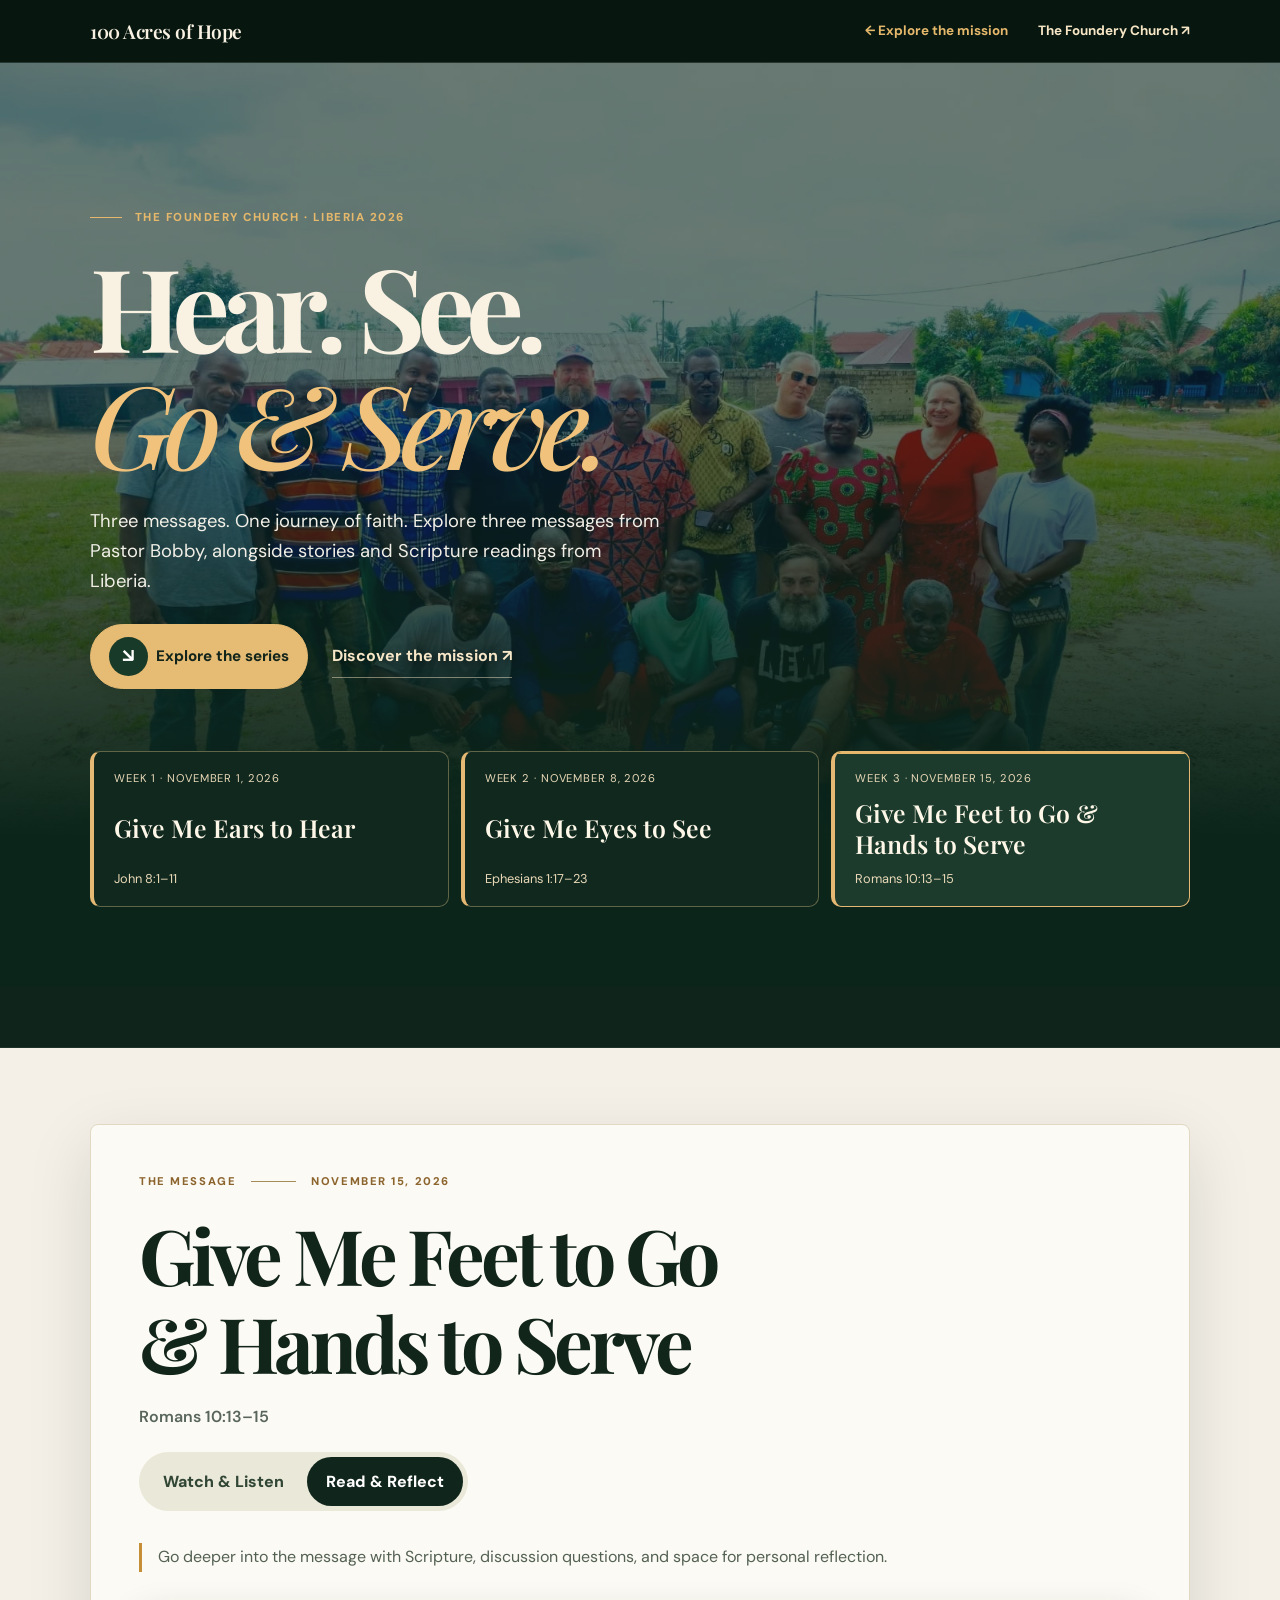
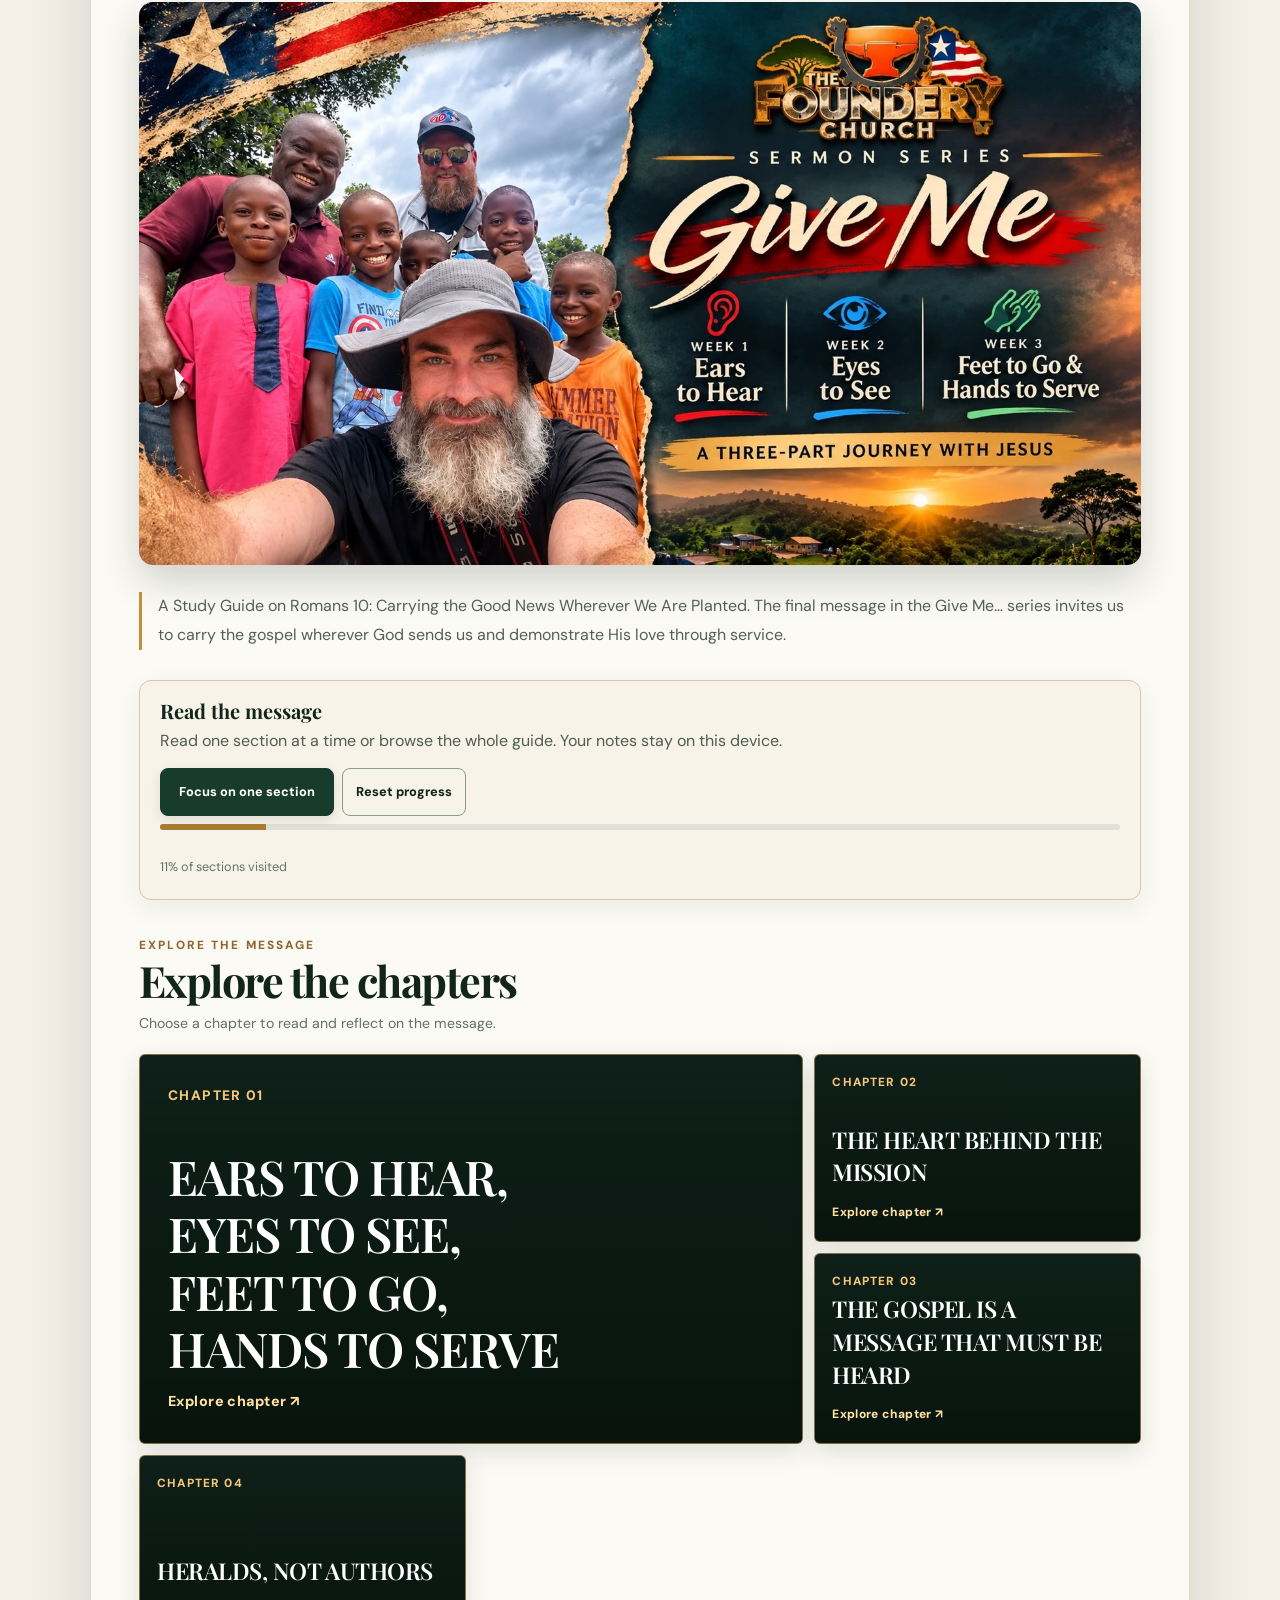
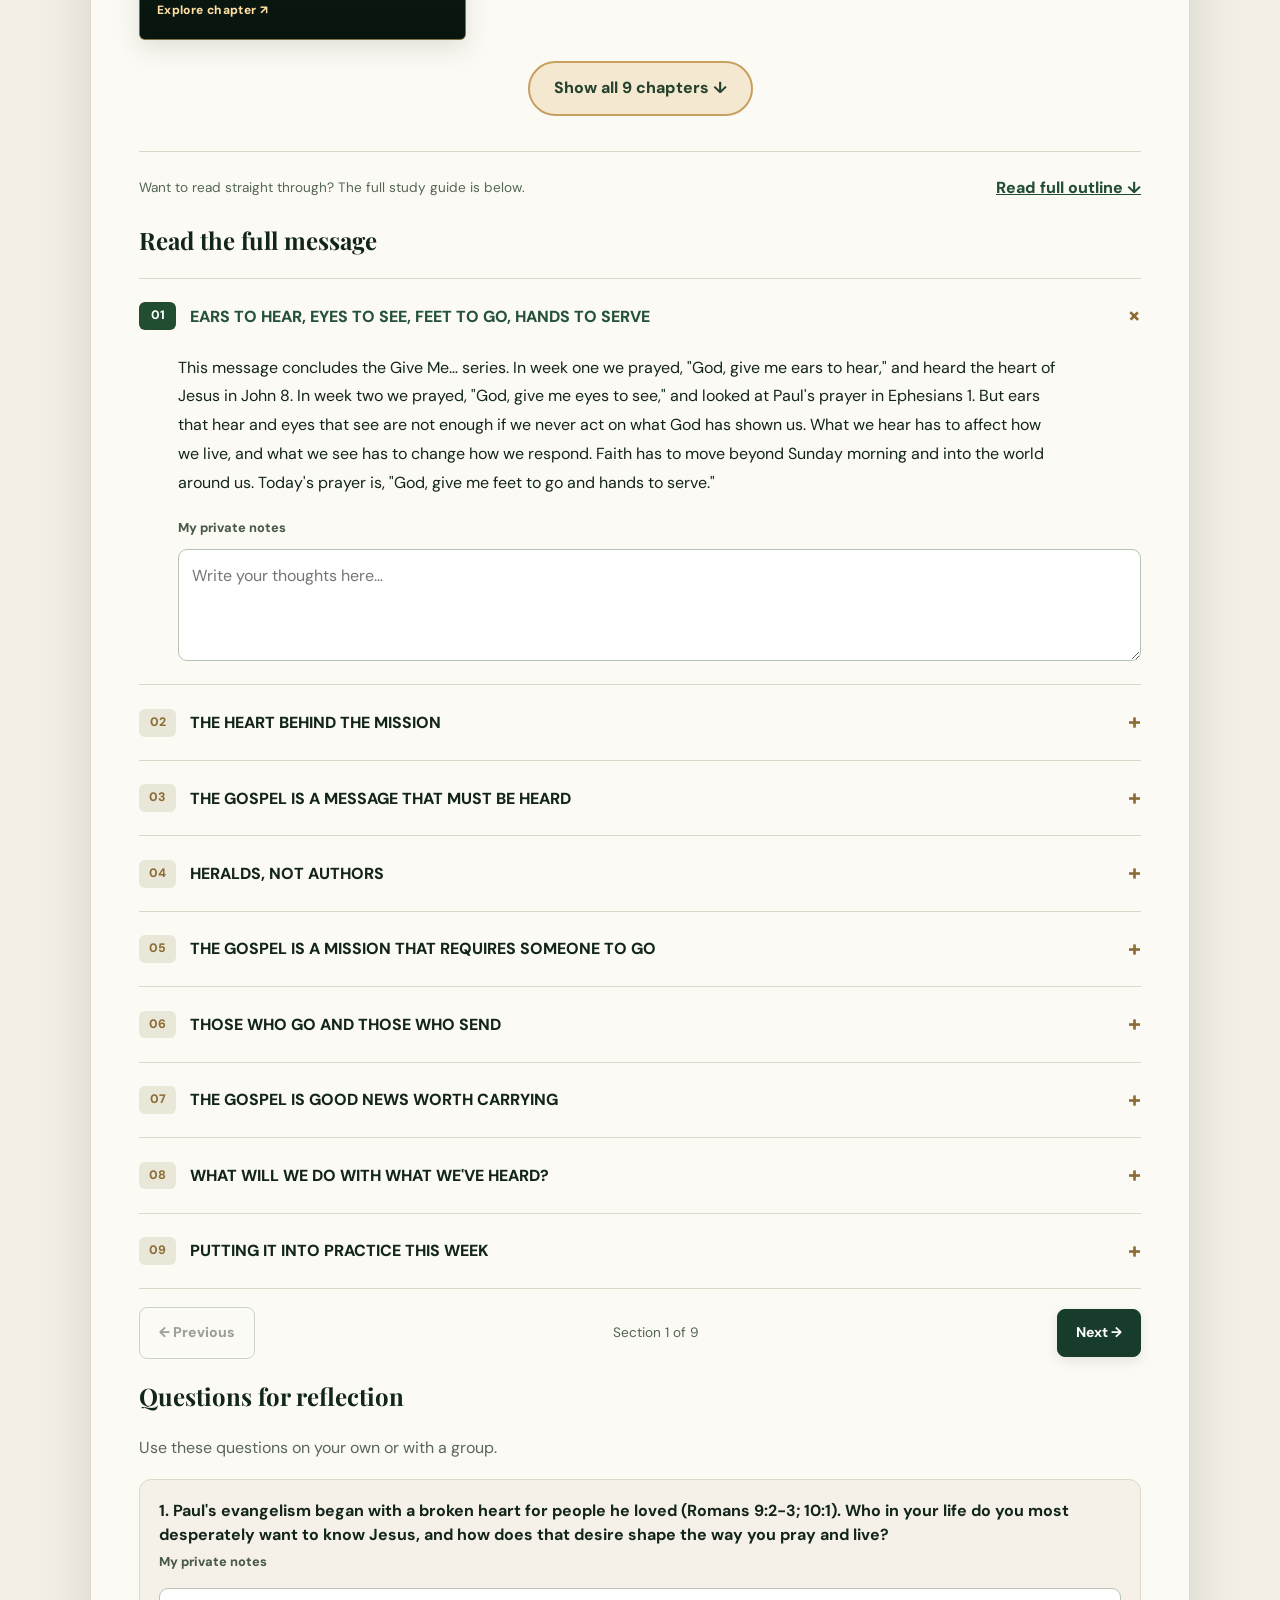
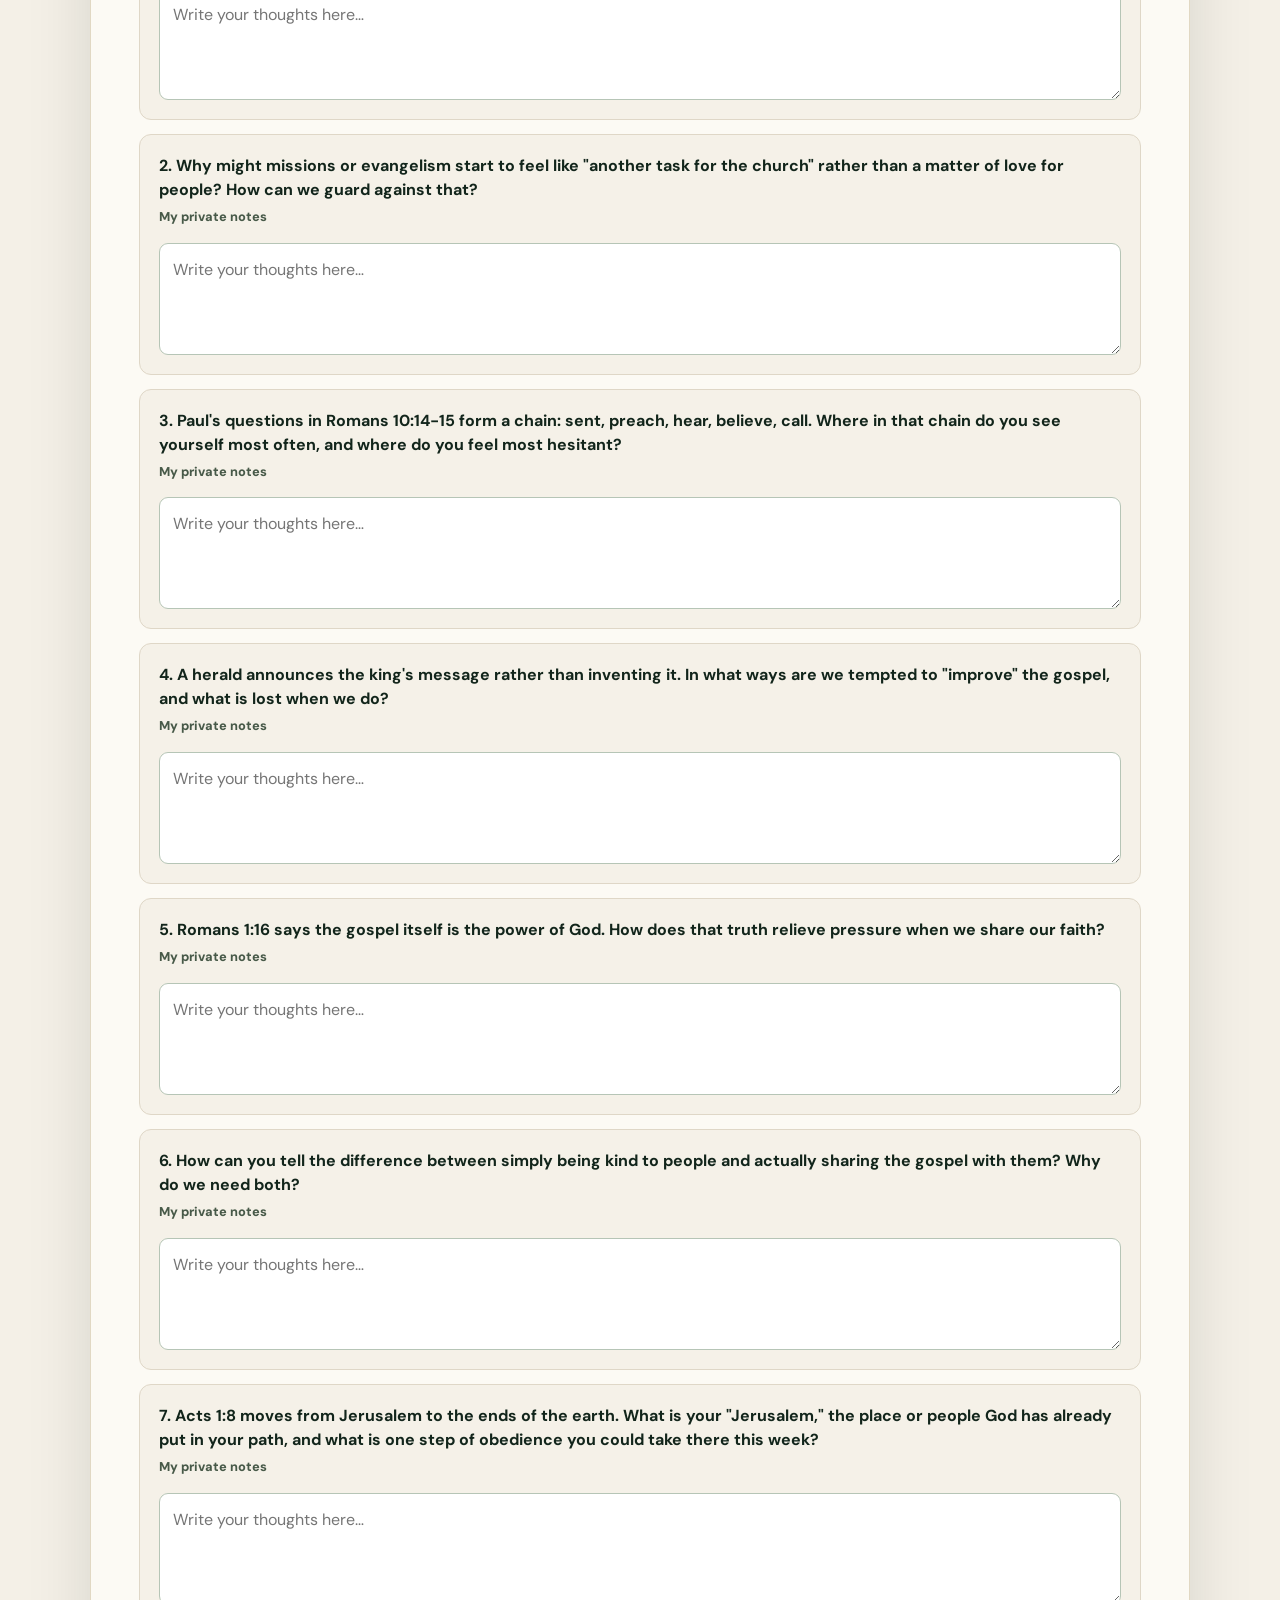
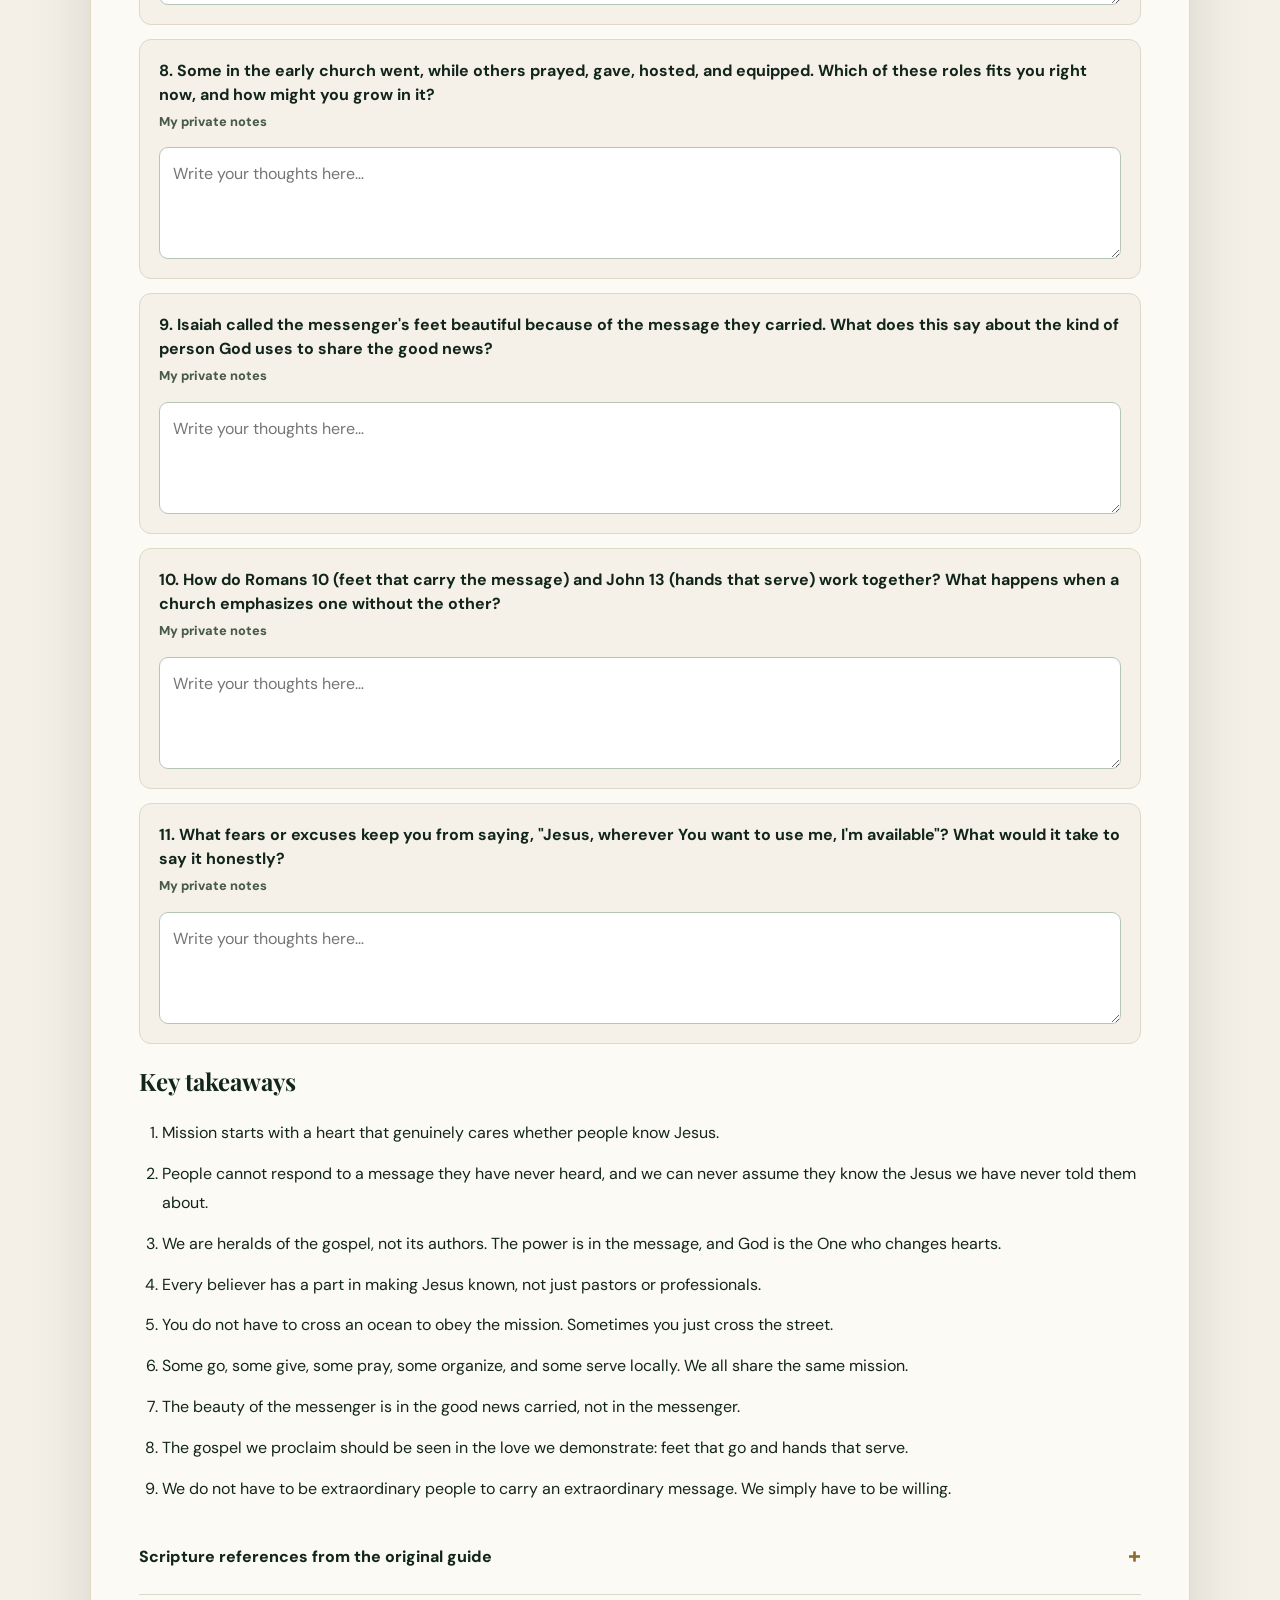
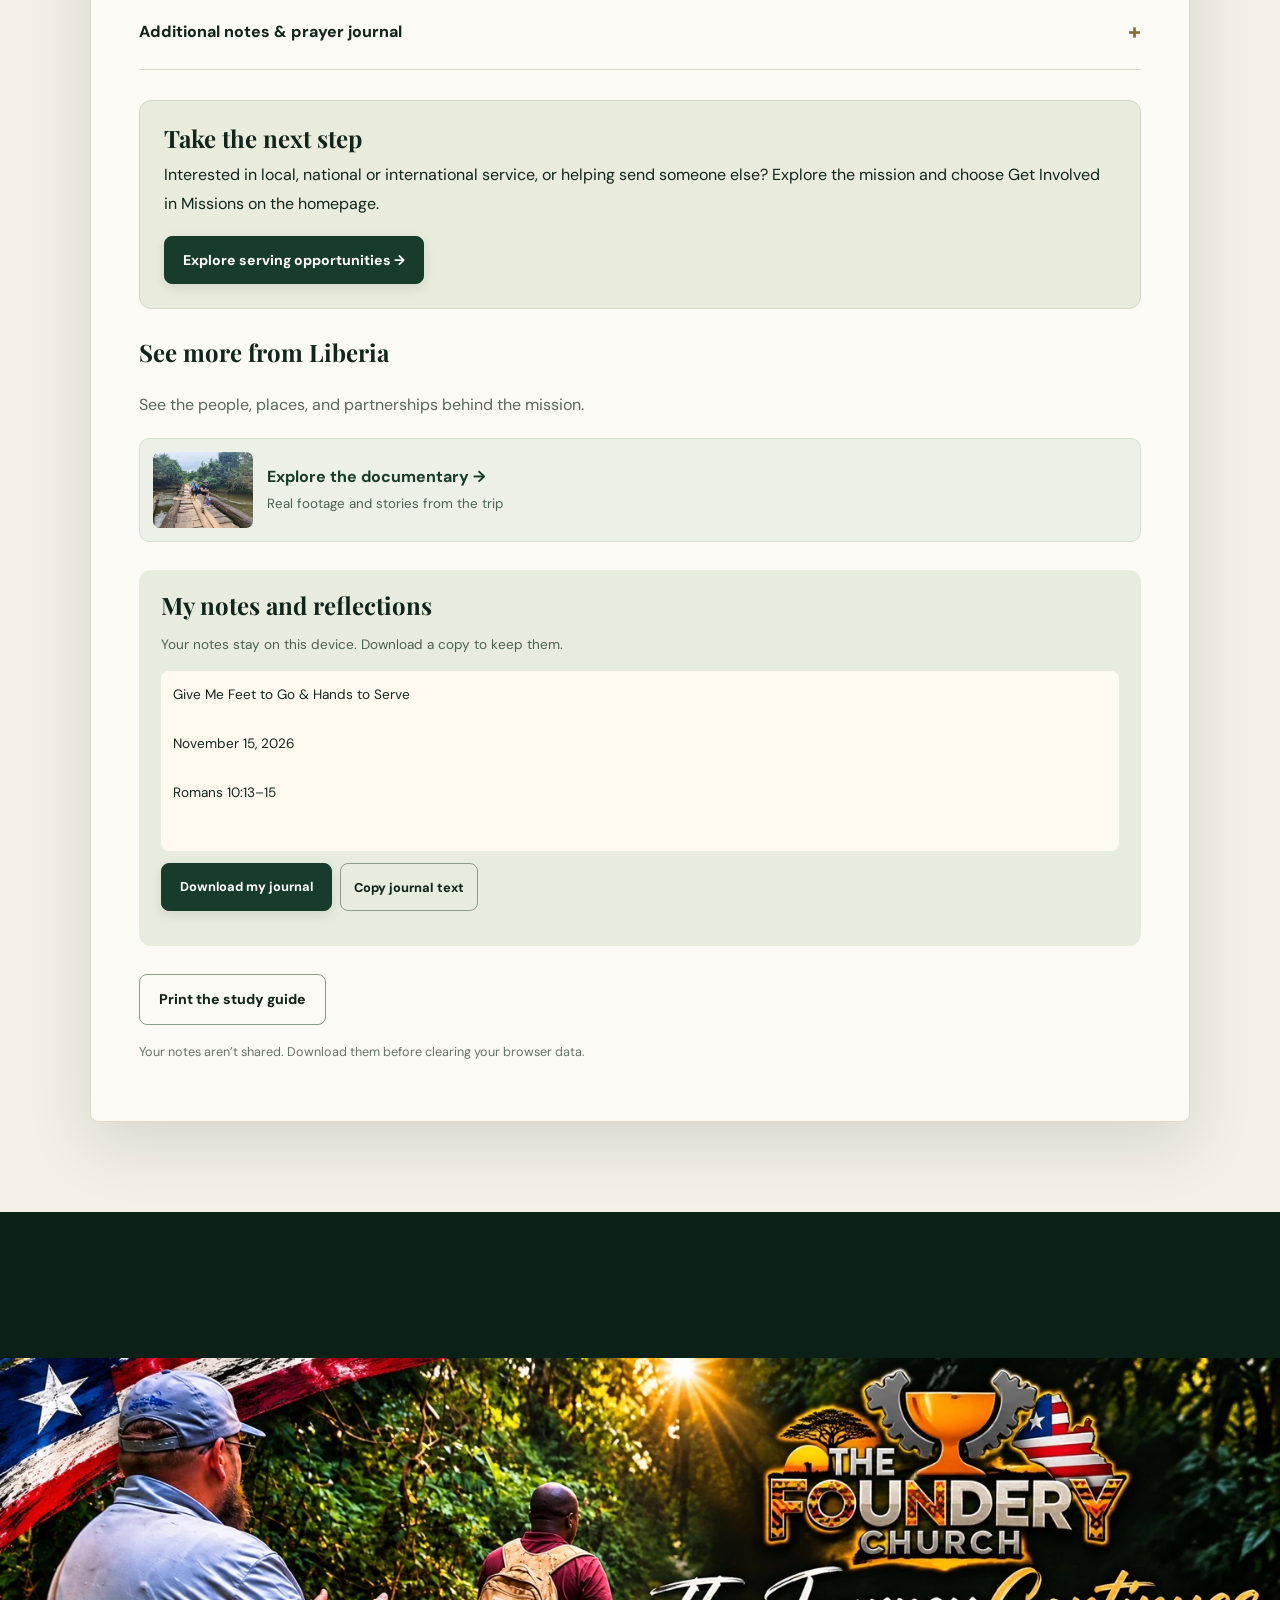
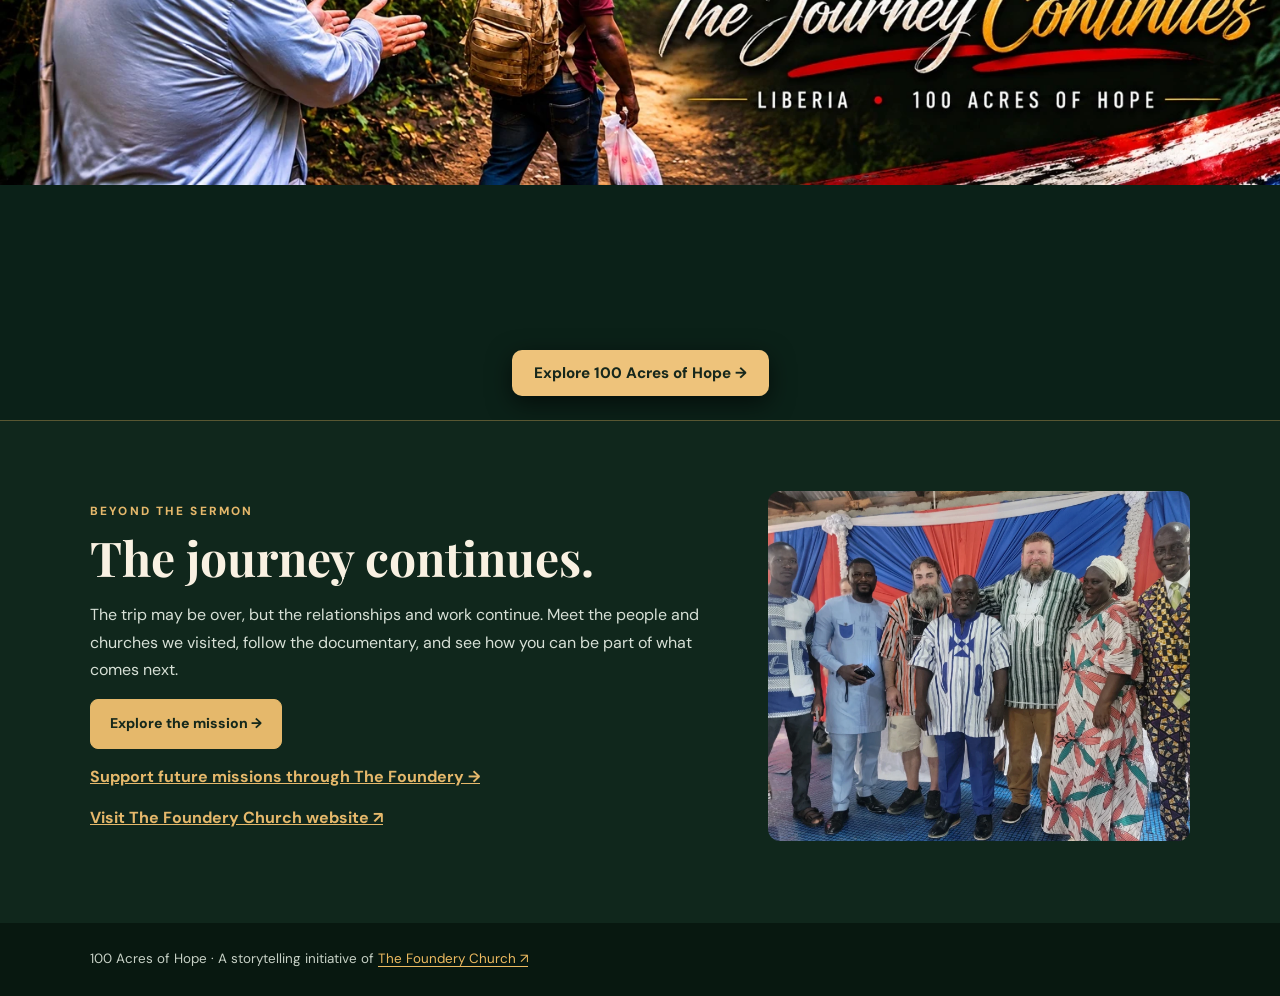
<file: sermons/index.html>
<!doctype html>
<html lang="en"><head><meta charset="utf-8"><meta name="viewport" content="width=device-width,initial-scale=1">
<meta name="theme-color" content="#10231a"><meta name="description" content="Explore The Foundery Church's three-part Liberia sermon series, with original study guides, videos, private notes and the 100 Acres of Hope mission.">
<title>Liberia Sermon Series | 100 Acres of Hope</title><link rel="canonical" href="https://100acresofhope.com/sermons/">
<link rel="preconnect" href="https://fonts.googleapis.com"><link rel="preconnect" href="https://fonts.gstatic.com" crossorigin>
<link href="https://fonts.googleapis.com/css2?family=DM+Sans:wght@400;500;600;700;800&family=Playfair+Display:wght@500;600;700&display=swap" rel="stylesheet">
<style>
:root{--ink:#12251b;--forest:#10251b;--deep:#0a1912;--gold:#edba60;--cream:#f7f0e2;--paper:#fffaf0;--muted:#59665b;--line:#d8d9c9}*{box-sizing:border-box}html{scroll-behavior:smooth}body{margin:0;background:var(--forest);color:#f9f1e2;font:16px/1.7 'DM Sans',system-ui,sans-serif}button,textarea{font:inherit}button{cursor:pointer}button:focus-visible,a:focus-visible,textarea:focus-visible,summary:focus-visible{outline:3px solid var(--gold);outline-offset:3px}a{color:inherit}img,video{max-width:100%}h1,h2,h3{font-family:'Playfair Display',Georgia,serif;line-height:1.15}h1{font-size:clamp(3rem,8vw,6rem);letter-spacing:-.045em;margin:15px 0}h2{font-size:clamp(2rem,4vw,3rem);margin:9px 0 12px}h3{font-size:1.5rem}.wrap{width:min(1100px,calc(100% - 38px));margin:auto}.top{background:#091810f5;border-bottom:1px solid #ffffff22}.top-inner{display:flex;align-items:center;justify-content:space-between;gap:16px;padding:15px 0}.brand{text-decoration:none;font:600 1.2rem 'Playfair Display',serif}.back{text-decoration:none;font-size:.84rem;font-weight:700;color:var(--gold)}.hero{position:relative;isolation:isolate;background:#172e20 url('../assets/worship-gathering-1200.webp') center 45%/cover;overflow:hidden}.hero:before{content:'';position:absolute;inset:0;z-index:-1;background:linear-gradient(90deg,#091810f5 3%,#0b1d16d8 53%,#0b1d1670),linear-gradient(0deg,#091810dc,transparent 50%)}.hero-inner{padding:clamp(60px,9vw,110px) 0 50px}.eyebrow{color:var(--gold);font-size:.74rem;font-weight:800;letter-spacing:.18em;text-transform:uppercase}.hero p{max-width:610px;color:#e2e6dc;font-size:1.08rem}.hero h1 span{color:var(--gold)}.series-nav{display:grid;grid-template-columns:repeat(3,minmax(0,1fr));gap:12px;margin:38px 0 0}.week{min-width:0;display:flex;flex-direction:column;text-align:left;padding:20px 18px;border:1px solid #f6e3bc66;background:#11261fdd;color:#fff;border-radius:12px;transition:background .2s,transform .2s}.week:hover{background:#284333;transform:translateY(-2px)}.week.active{border:2px solid var(--gold);background:#304c36}.week small{color:var(--gold);font-size:.7rem;letter-spacing:.08em;text-transform:uppercase}.week strong{font:600 1.3rem 'Playfair Display',serif;line-height:1.25;margin:9px 0}.week span:last-child{font-size:.8rem;color:#e4e7df}.content-area{background:var(--cream);color:var(--ink);padding:42px 0 65px}.study-card{background:var(--paper);border:1px solid #e1d8c3;border-radius:18px;box-shadow:0 12px 45px #1a24100d;overflow:hidden}.study-head{padding:clamp(23px,5vw,48px);padding-bottom:24px}.study-head .eyebrow{color:#9c6325}.study-head p{color:var(--muted)}.tabs{display:inline-flex;gap:4px;background:#e9e8d9;padding:5px;border-radius:10px;margin:10px 0 8px}.tab{border:0;background:transparent;color:#324636;border-radius:7px;padding:11px 19px;font-weight:800}.tab.active{background:var(--forest);color:#fff}.study-body{padding:0 clamp(23px,5vw,48px) 44px}.mode-intro{border-left:3px solid #c58e37;padding-left:16px;color:#536153;margin:4px 0 30px}.media-card{margin:24px 0 32px}.media-card video,.media-card iframe{width:100%;aspect-ratio:16/9;background:#0c1911;border:0;border-radius:12px;display:block}.media-card figcaption,.photo figcaption{font-size:.81rem;color:var(--muted);margin-top:9px}.media-card h3{margin-bottom:12px}.section-list{border-top:1px solid var(--line)}.sermon-section{border-bottom:1px solid var(--line)}.sermon-section summary{list-style:none;display:flex;align-items:center;gap:14px;cursor:pointer;padding:21px 0;font-weight:800;line-height:1.45}.sermon-section summary::-webkit-details-marker{display:none}.num{color:#8c6c35;font-size:.77rem;min-width:25px}.chev{margin-left:auto;font-size:1.4rem;color:#8c6c35;transition:transform .2s}.sermon-section[open] .chev{transform:rotate(45deg)}.section-content{padding:0 0 23px 39px}.section-content p{margin:0 0 15px;max-width:80ch}.photo{margin:20px 0}.photo img{display:block;width:100%;max-height:470px;object-fit:contain;border-radius:10px;background:#e2e5d9}.note-label{font-weight:800;font-size:.8rem;color:#475948}.note{display:block;width:100%;min-height:100px;margin:8px 0 0;border:1px solid #b6c5b6;border-radius:9px;background:white;color:#12251b;padding:13px;resize:vertical}.prompt{background:#f0eee3;border-radius:12px;padding:19px;margin:14px 0}.prompt strong{display:block;line-height:1.5}.prompt .note{margin-top:12px}.original{background:#e9ebdd;border:1px solid #d1d7c5;padding:24px;border-radius:12px;margin:30px 0}.original h3{margin:0 0 8px}.original p{margin:0 0 18px}.btn{display:inline-flex;align-items:center;justify-content:center;gap:7px;text-decoration:none;padding:12px 19px;border:1px solid #8a9b89;border-radius:8px;background:transparent;color:var(--ink);font-weight:800;font-size:.88rem}.btn.primary{background:#1b3d2a;border-color:#1b3d2a;color:#fff}.btn:hover{filter:brightness(.94)}.actions{display:flex;gap:10px;flex-wrap:wrap;margin-top:24px}.muted{color:var(--muted)}.fine{font-size:.79rem;color:#657266;margin-top:16px}.verse-block{white-space:pre-wrap;line-height:1.85;background:#f0eee3;padding:20px;border-radius:10px;overflow-wrap:anywhere}.takeaways{padding-left:23px}.takeaways li{margin-bottom:12px}.media-grid{display:grid;grid-template-columns:repeat(2,minmax(0,1fr));gap:18px}.mission{background:#10271c;padding:70px 0 82px;border-top:1px solid #e9b85e55}.mission-inner{display:grid;grid-template-columns:1.2fr .8fr;gap:45px;align-items:center}.mission p{max-width:610px;color:#d7e0d6}.mission img{border-radius:12px;max-height:350px;width:100%;object-fit:cover}.mission .btn{background:var(--gold);border-color:var(--gold);color:#15281b}.mission .support{display:inline-block;margin:14px 0 0;color:var(--gold);font-weight:700}.foot{background:#081810;color:#c7d1c6;padding:25px 0;font-size:.84rem}.status{font-size:.8rem;color:#43634a;min-height:20px}.hidden{display:none!important}@media(max-width:760px){.series-nav{grid-template-columns:1fr;gap:8px}.week{padding:13px 16px}.week strong{font-size:1.18rem;margin:3px 0}.hero-inner{padding:52px 0 32px}.mission-inner,.media-grid{grid-template-columns:1fr}.study-head{padding-bottom:12px}.section-content{padding-left:0}.sermon-section summary{gap:9px}.actions .btn{flex:1}.mission{padding:55px 0}}@media print{body,.content-area{background:#fff;color:#000}.top,.hero,.tabs,.mission,.foot,.actions,.media-card,video,iframe{display:none!important}.study-card{border:0;box-shadow:none}.study-head,.study-body{padding:0}.sermon-section:not([open]) .section-content{display:block}.sermon-section{break-inside:avoid}.note{border:1px solid #888}.original{border:1px solid #bbb}}@media(prefers-reduced-motion:reduce){html{scroll-behavior:auto}*,*:before,*:after{transition:none!important}}
</style><style>
/* Documentary companion enhancements */
.hero{background-image:none;background-color:#0b1e16}.hero:after{content:"";position:absolute;inset:0;z-index:-2;background:var(--hero-photo,url('../assets/mission-team-and-leaders-1600.webp')) center 40%/cover;opacity:.52}.hero:before{z-index:-1;background:linear-gradient(90deg,#08170ff5 0%,#0b1e15e8 55%,#0b1e1590 100%),linear-gradient(0deg,#0b1e15,transparent 70%)}
.week.active{box-shadow:inset 0 0 0 1px #edba60}.week:focus-visible{outline-offset:4px}.chapter-nav{display:flex;align-items:center;gap:10px;justify-content:space-between;margin:18px 0}.chapter-nav .btn{min-height:46px}.chapter-count{font-size:.85rem;color:#526353;text-align:center}.progress-track{height:6px;background:#e0e2d7;border-radius:20px;overflow:hidden;margin:8px 0 22px}.progress-fill{height:100%;background:#a97d34;width:0%;transition:width .25s}.guide-panel{background:#eff0e5;border:1px solid #d6ddcb;padding:18px 20px;border-radius:12px;margin:18px 0 28px}.guide-panel h3{font-size:1.25rem;margin:0 0 5px}.guide-panel p{margin:4px 0 12px;color:#4c5e4f}.guide-actions{display:flex;gap:8px;flex-wrap:wrap}.guide-actions .btn{font-size:.8rem;padding:9px 13px}.reading-focus .sermon-section:not([data-current="true"]){display:none}.reading-focus .sermon-section[data-current="true"]{border-top:1px solid #d8d9c9}.reading-focus .sermon-section[data-current="true"] summary{cursor:default}.reading-focus .sermon-section[data-current="true"] .section-content{display:block}.reflection-illustration{background:#e8ecdf;padding:21px;border-radius:14px;margin:25px 0}.reflection-illustration h3{margin:0 0 8px}.reflection-illustration p{color:#475b4a;margin:0 0 12px}.choice-grid{display:grid;grid-template-columns:repeat(3,minmax(0,1fr));gap:8px}.choice{background:#fffaf0;color:#173221;border:1px solid #bdc8b9;border-radius:8px;padding:12px 8px;font-size:.85rem;font-weight:700}.choice[aria-pressed="true"]{background:#173d2a;color:white}.choice-result{margin-top:14px;border-left:3px solid #b8883c;padding:10px 14px;background:#fff9ed;color:#243a29}.reveal-frame{position:relative;max-height:340px;overflow:hidden;border-radius:10px;background:#c9d4c6}.reveal-frame img{width:100%;max-height:340px;object-fit:cover;display:block;transition:transform .5s ease}.reveal-frame[data-revealed="false"] img{transform:scale(2.2)}.reveal-frame[data-revealed="true"] img{transform:scale(1)}.reveal-frame .photo-caption{position:absolute;left:12px;bottom:12px;background:#0b1d15e5;color:white;padding:7px 11px;border-radius:5px;font-size:.75rem}.media-preview{border:0;padding:0;position:relative;display:block;width:100%;aspect-ratio:16/9;overflow:hidden;border-radius:12px;background:#0d2117;color:#fff}.media-preview img{display:block;width:100%;height:100%;object-fit:cover;opacity:.75}.play-mark{position:absolute;top:50%;left:50%;transform:translate(-50%,-50%);display:grid;place-items:center;width:62px;height:62px;border-radius:50%;background:#edba60;color:#10251b;font-size:1.5rem;box-shadow:0 8px 28px #0007}.media-card .video-caption{margin:8px 0;color:#58675b;font-size:.8rem}.journal-card{margin:28px 0;background:#e8ecdf;border-radius:12px;padding:22px}.journal-card h3{margin:0 0 8px}.journal-meta{color:#4d604f;font-size:.85rem}.journal-preview{white-space:pre-wrap;max-height:180px;overflow:auto;font-size:.85rem;background:#fffaf0;border-radius:8px;padding:12px;margin:12px 0}.mission-link{display:flex;gap:14px;align-items:center;padding:13px;background:#edf0e7;border:1px solid #d6dfd0;border-radius:10px;text-decoration:none;color:#183b28;margin:18px 0}.mission-link img{width:100px;height:76px;object-fit:cover;border-radius:7px;flex-shrink:0}.mission-link strong{display:block}.mission-link small{display:block;color:#4c6250}.toast{font-size:.8rem;color:#345b3a;margin-top:9px}.video-card-grid{display:grid;grid-template-columns:repeat(2,minmax(0,1fr));gap:16px}.video-card-grid .media-card{margin:0}.video-card-grid h3{font-size:1.15rem}.study-head{scroll-margin-top:20px}
@media(max-width:700px){.video-card-grid,.choice-grid{grid-template-columns:1fr}.choice-grid{gap:6px}.mission-link img{width:75px;height:72px}.guide-actions .btn{flex:1}.chapter-nav .btn{padding:9px 12px}.hero:after{background-position:62% center}}
@media print{.guide-panel,.chapter-nav,.progress-track,.reflection-illustration,.media-preview,.journal-card,.mission-link{display:none!important}.reading-focus .sermon-section{display:block!important}}
</style><style>
/* QA polish: hero layering, reading hierarchy and mobile ergonomics */
.hero{background-color:#0b1e16!important;background-image:linear-gradient(90deg,rgba(7,22,14,.95) 0%,rgba(8,27,17,.82) 52%,rgba(8,27,17,.48) 100%),var(--hero-photo)!important;background-position:center,center 43%!important;background-size:cover!important}
.hero:before,.hero:after{display:none!important}
.hero h1{max-width:790px;text-wrap:balance;text-shadow:0 2px 20px #07170d60}
.hero p{line-height:1.75;text-shadow:0 1px 8px #07170d80}
.week{backdrop-filter:blur(6px);-webkit-backdrop-filter:blur(6px);min-height:130px}
.week.active{background:#33503af0}
.study-head h2{text-wrap:balance}
.study-body{font-size:1rem;line-height:1.8}
.sermon-section summary:hover{color:#326041}
.sermon-section summary .num{background:#e9e7d8;padding:5px 8px;border-radius:6px;min-width:37px;text-align:center}
.sermon-section[open] summary{color:#214d31}
.sermon-section[open] summary .num{background:#214d31;color:white}
.section-content p{white-space:pre-line}
.video-card-grid .media-card{min-width:0}
.media-preview:focus-visible{outline-offset:4px}
.media-preview:hover img{opacity:.88;transform:scale(1.025)}
.media-preview img{transition:transform .25s ease,opacity .25s ease}
.btn:disabled{opacity:.42;cursor:not-allowed}
.chapter-nav{position:relative}
.chapter-count{min-width:95px}
.note:focus{outline:2px solid #b68b46;outline-offset:1px}
@media(max-width:760px){.hero{background-position:center,64% center!important}.hero-inner{padding:54px 0 28px}.hero h1{font-size:clamp(2.9rem,12vw,4.7rem)}.week{min-height:0}.content-area{padding:22px 0 42px}.study-card{border-radius:13px}.study-head h2{font-size:clamp(1.9rem,9vw,2.65rem)}.study-body{font-size:.97rem}.tabs{width:100%;display:flex}.tab{flex:1;padding:12px 7px}.guide-panel{padding:16px}.chapter-nav{gap:5px}.chapter-count{font-size:.74rem;min-width:70px}.chapter-nav .btn{font-size:.78rem}.mission-link{align-items:flex-start}.media-preview{touch-action:manipulation}}
@media(prefers-reduced-motion:reduce){.media-preview img{transition:none}}
</style><style>.header-links{display:flex;align-items:center;justify-content:flex-end;gap:clamp(12px,3vw,30px);flex-wrap:wrap}.church-link{color:#f7e6c5}.foot a{color:#edba60;text-underline-offset:3px}.church-link:hover,.foot a:hover{text-decoration:underline}@media(max-width:550px){.top-inner{align-items:flex-start}.header-links{flex-direction:column;align-items:flex-end;gap:5px}.header-links .back{font-size:.72rem}.brand{font-size:1.02rem}}</style><style>
/* Immersive documentary reading experience */
.story-intro{display:flex;align-items:flex-end;justify-content:space-between;gap:16px;margin:38px 0 15px}.story-intro h3{margin:0;font-size:clamp(1.5rem,3vw,2rem)}.story-intro p{color:#607161;font-size:.88rem;margin:5px 0 0}.story-deck{display:grid;grid-template-columns:repeat(3,minmax(0,1fr));gap:13px;margin:0 0 36px}.story-tile{min-height:205px;position:relative;isolation:isolate;overflow:hidden;border:1px solid #ffffff30;border-radius:15px;background:#112b20;color:white;text-align:left;display:flex;flex-direction:column;justify-content:space-between;padding:17px;box-shadow:0 8px 24px #162a1720;transition:transform .25s,box-shadow .25s}.story-tile:before{content:'';position:absolute;inset:0;z-index:-1;background:linear-gradient(180deg,#0b1c16a8 0%,#0a1c1550 40%,#071910e8 100%),var(--tile-photo);background-size:cover;background-position:center;transition:transform .35s}.story-tile:hover{transform:translateY(-3px);box-shadow:0 14px 32px #15291840}.story-tile:hover:before{transform:scale(1.055)}.story-tile .tile-number{color:#f5c778;font-size:.74rem;font-weight:800;letter-spacing:.1em}.story-tile strong{font:600 clamp(1.12rem,2vw,1.45rem)/1.2 'Playfair Display',Georgia,serif;text-wrap:balance}.story-tile .tile-action{font-size:.75rem;color:#ffdf9f;margin-top:11px;font-weight:800}.story-dialog{border:0;padding:0;background:#071c14;color:white;width:min(1050px,calc(100vw - 24px));max-width:1050px;max-height:min(92dvh,960px);border-radius:19px;overflow:hidden;box-shadow:0 30px 100px #0009}.story-dialog::backdrop{background:#06130ee3;backdrop-filter:blur(9px)}.story-stage{position:relative;min-height:min(78dvh,700px);display:flex;flex-direction:column;justify-content:space-between;isolation:isolate;padding:clamp(22px,4vw,46px);overflow:auto;max-height:90dvh}.story-stage:before{content:'';position:absolute;inset:0;z-index:-1;background:linear-gradient(90deg,#06150ff2 0%,#07170ee0 48%,#07170e88 100%),var(--stage-photo);background-size:cover;background-position:center}.story-top{display:flex;align-items:center;justify-content:space-between;gap:12px}.story-kicker{font-size:.73rem;letter-spacing:.17em;color:#f2c46d;text-transform:uppercase;font-weight:800}.story-close{border:1px solid #ffffff66;border-radius:999px;background:#07170c99;color:#fff;width:43px;height:43px;font-size:1.5rem;line-height:1}.story-content{max-width:680px;margin:35px 0}.story-content h2{font-size:clamp(2.1rem,5.5vw,4rem);line-height:1.07;text-wrap:balance;margin:0 0 20px;color:#fff}.story-copy{max-height:34vh;overflow:auto;font-size:clamp(.95rem,1.6vw,1.1rem);line-height:1.85;white-space:pre-line;color:#f4f0e6;padding-right:8px}.story-controls{display:flex;gap:12px;justify-content:space-between;align-items:center;flex-wrap:wrap}.story-controls button{border:1px solid #ffffff77;background:#102b20d9;color:#fff;border-radius:999px;padding:12px 19px;font-weight:700;min-height:44px}.story-controls button:disabled{opacity:.35;cursor:not-allowed}.story-controls span{font-size:.78rem;color:#f0d5a3}.story-dialog button:focus-visible,.story-tile:focus-visible{outline:3px solid #f2c46d;outline-offset:3px}.study-jump{display:flex;justify-content:space-between;gap:12px;align-items:center;border-top:1px solid #d9d9c9;padding-top:22px;margin-top:10px}.study-jump p{margin:0;color:#546656;font-size:.85rem}.study-jump a{font-weight:800;color:#214d32;white-space:nowrap}.section-list{scroll-margin-top:22px}
@media(max-width:760px){.story-deck{grid-template-columns:repeat(2,minmax(0,1fr));gap:9px}.story-tile{min-height:175px;padding:13px}.story-tile strong{font-size:1.08rem}.story-intro{margin-top:25px}.story-stage{min-height:78dvh;padding:21px}.story-stage:before{background:linear-gradient(180deg,#07190fdc 0%,#06150fe9 48%,#06150ff0 100%),var(--stage-photo);background-size:cover;background-position:center}.story-copy{max-height:39vh}.story-controls button{padding:11px 13px}.story-controls span{order:-1;width:100%;text-align:center}.study-jump{align-items:flex-start;flex-direction:column}}
@media(max-width:400px){.story-tile{min-height:155px}.story-tile strong{font-size:1rem}}
@media(prefers-reduced-motion:reduce){.story-tile,.story-tile:before{transition:none}}
@media print{.story-deck,.story-intro,.story-dialog,.study-jump{display:none!important}}
</style><style>
/* Immersive v2 — editorial hierarchy, reduced clutter, cinematic chapter reader */
.story-intro{align-items:center;margin:35px 0 18px}.story-intro h3{font-size:clamp(1.9rem,4vw,2.7rem);letter-spacing:-.035em}.story-deck{grid-template-columns:repeat(3,minmax(0,1fr));gap:11px}.story-tile{min-height:185px;border-radius:14px}.story-tile:first-child{grid-column:span 2;grid-row:span 2;min-height:390px;padding:28px}.story-tile:first-child strong{font-size:clamp(2rem,4vw,3rem);max-width:430px;display:block}.story-tile:first-child .tile-number{font-size:.86rem}.story-tile:first-child .tile-action{font-size:.9rem}.story-tile:nth-child(n+5){display:none}.story-deck.expanded .story-tile:nth-child(n+5){display:flex}.story-deck.expanded .story-tile:first-child{grid-column:span 2;grid-row:span 2}.story-deck-toggle{display:flex;justify-content:center;margin:-15px 0 35px}.story-deck-toggle button{border:1px solid #c9cfbf;border-radius:999px;background:#e8eddf;color:#24422d;font-weight:800;padding:11px 24px;min-height:44px}.story-deck-toggle button:hover{background:#dce7d6}.story-dialog{width:min(1150px,calc(100vw - 20px));max-height:94dvh;border-radius:17px}.story-stage{min-height:min(85dvh,800px);max-height:93dvh}.story-stage:before{background:linear-gradient(90deg,#05140ff5 0%,#06170fdf 55%,#06170f99 100%),var(--stage-photo);background-position:center;background-size:cover}.story-content{max-width:720px}.story-content h2{font-size:clamp(2.5rem,6vw,5rem);letter-spacing:-.04em}.story-copy{font-size:clamp(1rem,1.6vw,1.17rem);line-height:1.95;max-height:37vh}.story-tools{display:flex;align-items:center;gap:9px;flex-wrap:wrap;margin-top:18px}.story-tools button,.story-tools select{border:1px solid #ffffff6b;border-radius:999px;background:#092519db;color:#f8ead0;padding:10px 14px;font:700 .8rem 'DM Sans',sans-serif;min-height:43px}.story-tools select{max-width:min(300px,80vw)}.story-tools option{background:#123123;color:white}.story-note-panel{margin:16px 0 0;max-width:650px}.story-note-panel[hidden]{display:none}.story-note-panel label{display:block;font-size:.82rem;color:#f4d39c;font-weight:700;margin-bottom:7px}.story-note-panel textarea{width:100%;min-height:105px;background:#fffaf0;color:#173123;border:1px solid #efcf90;border-radius:10px;padding:12px;font:inherit;resize:vertical}.story-note-status{font-size:.75rem;color:#f3d8a8;margin-top:5px}.story-photo-credit{color:#f2e2bf;font-size:.72rem;margin-top:13px;opacity:.88}.story-progress{height:3px;background:#ffffff30;margin-top:16px;border-radius:8px;overflow:hidden}.story-progress span{display:block;height:100%;background:#efc376;transition:width .3s}.story-controls{border-top:1px solid #ffffff36;padding-top:18px}.story-controls button:not(:disabled):hover{background:#254b35}.story-tile .tile-action{letter-spacing:.03em}
@media(max-width:700px){.story-deck{grid-template-columns:repeat(2,minmax(0,1fr))}.story-tile:first-child{grid-column:span 2;grid-row:auto;min-height:285px;padding:22px}.story-tile:first-child strong{font-size:2rem}.story-tile:nth-child(4){display:none}.story-deck.expanded .story-tile:nth-child(4){display:flex}.story-stage{min-height:84dvh;max-height:93dvh;padding:20px}.story-content{margin:25px 0}.story-content h2{font-size:clamp(2.2rem,9vw,3.4rem)}.story-copy{max-height:32vh;line-height:1.75}.story-tools{gap:7px}.story-tools button,.story-tools select{font-size:.74rem;padding:9px 11px}.story-controls{gap:6px}.story-controls button{flex:1}.story-photo-credit{font-size:.66rem}}
</style><style>
/* Cinematic editorial redesign */
:root{--cream:#f4f0e7;--paper:#fcfaf4;--gold:#e5b86b}.top{position:relative;z-index:5;background:#071710}.top-inner{padding-block:18px}.brand{letter-spacing:-.025em}.hero{min-height:min(840px,88svh);display:flex;align-items:center;background-color:#07170f}.hero-inner{padding-top:clamp(92px,12vw,175px);padding-bottom:clamp(64px,9vw,110px)}.hero .eyebrow{display:inline-flex;align-items:center;gap:13px;font-size:.76rem;letter-spacing:.21em}.hero .eyebrow:before{content:'';width:32px;height:1px;background:var(--gold)}.hero h1{font-size:clamp(4.5rem,10vw,9.5rem);line-height:.94;max-width:950px;letter-spacing:-.07em;text-wrap:balance;margin:24px 0}.hero h1 span{font-style:italic;font-weight:500;color:#f0c27b}.hero .hero-lead{max-width:580px;color:#f1eadb;font-size:clamp(1rem,1.5vw,1.19rem);line-height:1.8}.hero-actions{display:flex;align-items:center;flex-wrap:wrap;gap:24px;margin-top:30px}.hero-cta{display:inline-flex;gap:16px;align-items:center;background:#e9bd75;color:#15281a;text-decoration:none;padding:12px 23px 12px 13px;border-radius:999px;font-weight:800;box-shadow:0 10px 30px #0004;transition:transform .2s,background .2s}.hero-cta:hover{transform:translateY(-3px);background:#f4d39c}.hero-cta-icon{display:grid;place-items:center;width:39px;height:39px;border-radius:50%;background:#13291d;color:#fff;font-size:1.2rem}.hero-secondary{color:#f7e8c7;font-weight:700;text-decoration:none;border-bottom:1px solid #f7e8c777;padding:8px 0}.hero-secondary:hover{border-color:#fff}.hero .series-nav{margin-top:clamp(48px,6vw,82px)}.week{position:relative;min-height:138px;justify-content:space-between;background:#091e18c4;border:1px solid #ffffff46;border-radius:4px;padding:20px 22px;backdrop-filter:blur(9px);overflow:hidden}.week:before{content:'';position:absolute;inset:0 0 auto;height:2px;background:#e7b76b;transform:scaleX(0);transform-origin:left;transition:transform .3s}.week:hover:before,.week.active:before{transform:scaleX(1)}.week.active{border:1px solid #edc77f;background:#143324e6}.week strong{font-size:clamp(1.1rem,2vw,1.55rem)}.reading-ribbon{position:sticky;top:0;z-index:8;background:#10251bed;border-bottom:1px solid #ffffff22;backdrop-filter:blur(18px)}.reading-ribbon-inner{min-height:59px;display:flex;align-items:center;justify-content:space-between;gap:16px}.reading-ribbon-label{font-size:.69rem;letter-spacing:.15em;font-weight:800;color:#eac47f;white-space:nowrap}.reading-ribbon nav{display:flex;gap:clamp(14px,3vw,40px)}.reading-ribbon a{font-size:.79rem;text-decoration:none;font-weight:700;color:#f7f1e7}.reading-ribbon a:hover{text-decoration:underline;text-underline-offset:5px}.content-area{padding:clamp(35px,6vw,82px) 0 90px;scroll-margin-top:59px}.study-card{border-radius:8px;box-shadow:0 25px 75px #1021161c}.study-head{padding-bottom:20px}.study-overline{display:flex;align-items:center;gap:15px;color:#8c642d;font-size:.7rem;letter-spacing:.14em;font-weight:800;text-transform:uppercase}.study-overline-rule{height:1px;width:45px;background:#a68a57}.study-head h2{font-size:clamp(2.7rem,6vw,5.1rem);letter-spacing:-.055em;margin:20px 0 10px}.study-head #verse{font-weight:600}.tabs{border-radius:999px;padding:5px;margin-top:20px}.tab{border-radius:999px}.story-tile{border-radius:6px}.story-tile:before{filter:saturate(.82)}.story-tile strong{letter-spacing:-.02em}.story-dialog{border-radius:8px}.story-stage{min-height:min(86dvh,850px)}.story-content h2{letter-spacing:-.065em}.story-copy{max-width:63ch}.mission{scroll-margin-top:60px}.section-list{scroll-margin-top:75px}
@media(max-width:700px){.hero{min-height:0}.hero-inner{padding:78px 0 48px}.hero h1{font-size:clamp(3.7rem,15vw,6rem)}.hero .series-nav{margin-top:45px;grid-template-columns:1fr;gap:8px}.week{min-height:0;padding:13px 17px}.week strong{font-size:1.22rem;margin:4px 0}.week small,.week span:last-child{font-size:.7rem}.reading-ribbon-inner{min-height:51px}.reading-ribbon-label{font-size:.59rem;letter-spacing:.08em}.reading-ribbon nav{gap:14px}.reading-ribbon a{font-size:.72rem}.study-head h2{font-size:clamp(2.35rem,10vw,3.6rem)}.hero-actions{gap:16px}}
@media(max-width:370px){.reading-ribbon-label{display:none}.reading-ribbon-inner{justify-content:center}.hero-cta{font-size:.86rem}}
@media(prefers-reduced-motion:reduce){html{scroll-behavior:auto}.hero-cta{transition:none}}
</style><style>
/* Final QA: focus, print, overflow and touch targets */
html{scroll-padding-top:76px}.hero,.story-stage,.study-card{min-width:0}.story-content,.story-copy,.study-body,.section-content{overflow-wrap:anywhere}.story-copy{white-space:pre-wrap}.verse-block{white-space:pre-wrap}.story-tile,.story-close,.story-controls button,.tab,.week{touch-action:manipulation}.reading-ribbon a,.hero-cta,.hero-secondary{min-height:44px;display:inline-flex;align-items:center}.story-note-panel textarea:focus-visible{outline:3px solid #edba60;outline-offset:2px}
@media(max-width:700px){.hero h1{overflow-wrap:normal}.story-dialog{width:calc(100vw - 12px);max-height:95dvh}.story-stage{max-height:94dvh}.story-copy{max-height:34dvh}.story-content h2{overflow-wrap:break-word}.study-overline{flex-wrap:wrap}}
@media print{.top,.reading-ribbon,.hero-actions,.series-nav,.story-deck,.story-deck-toggle,.story-dialog,.chapter-nav,.guide-actions,.media-preview,.mission,.foot,.tabs,.story-intro{display:none!important}.hero{min-height:0;background:none!important;color:#111}.hero h1,.hero h1 span{color:#111!important}.content-area{background:white;padding:0}.study-card{box-shadow:none;border:0}.study-head,.study-body{padding:10px}.sermon-section{break-inside:avoid}.section-content{display:block!important}.note{border:1px solid #aaa}.study-card *{color:#111!important}}
</style><style>
/* Experience QA: readable type, resilient navigation, focused interactions */
:root{color-scheme:light}.story-dialog{color-scheme:dark}.hero{color-scheme:dark}.story-copy{line-height:1.82;letter-spacing:.005em}.story-content h2{text-wrap:balance}.story-note-panel textarea{min-height:120px;resize:vertical}.story-tile{transition:transform .24s ease,box-shadow .24s ease}.story-tile:hover{transform:translateY(-4px);box-shadow:0 20px 34px #0920152b}.week:focus-visible,.story-tile:focus-visible,.story-controls button:focus-visible,.reading-ribbon a:focus-visible,.hero-cta:focus-visible{outline:3px solid #f6c66d;outline-offset:3px}.study-jump a,.mission-link,.support{overflow-wrap:anywhere}.story-photo-credit{font-size:.77rem;line-height:1.6}.note{width:100%;max-width:100%;min-height:110px}.study-overline{line-height:1.5}.story-deck-toggle button{min-height:48px}.sermon-section summary{scroll-margin-top:80px}
@media(max-width:760px){.story-dialog{margin:auto}.story-stage{padding:clamp(16px,4vw,24px)}.story-controls{gap:8px}.story-controls button{min-height:44px}.story-content h2{font-size:clamp(1.85rem,8vw,3.5rem)}.story-copy{font-size:1rem;line-height:1.75}.story-tile:first-child{min-height:250px}.hero .hero-lead{line-height:1.65}}
@media print{.hero{display:none!important}.study-head h2{font-size:24pt!important}.study-card{background:#fff!important}.study-body{padding:0!important}.section-list{border-top:1px solid #aaa}.sermon-section summary{padding:8px 0}.section-content{padding:0 0 10px!important}.section-content p{font-size:10.5pt;line-height:1.5}.prompt{break-inside:avoid}.prompt textarea{min-height:60px}.story-deck-toggle,.reading-ribbon,.video-card-grid{display:none!important}}
</style><style>
/* Liberia sermon graphics integration — uploaded site assets */
.sermon-brand-mark{display:block;width:min(340px,70vw);height:auto;max-height:150px;object-fit:contain;object-position:left center;margin-bottom:22px;filter:drop-shadow(0 5px 22px #0008)}
.hero{background-position:center,center!important}
.hero-cta{background:#e5b86b url('../assets/01_watch_sermon.png') center/cover no-repeat;min-height:61px;border:1px solid #ffe2a4;box-shadow:0 12px 35px #0007}
.hero-cta:hover{filter:brightness(1.1)}
.series-nav .week{background-image:linear-gradient(90deg,#06140dd9,#071a0d91),url('../assets/give-me-series-overview.webp');background-size:cover;background-position:center}
.series-nav .week:nth-child(1){background-image:linear-gradient(90deg,#07150dcf,#07170b78),url('../assets/week-01-ears-to-hear-cover.webp')}
.series-nav .week:nth-child(2){background-image:linear-gradient(90deg,#07150dcf,#07170b78),url('../assets/week-02-eyes-to-see-cover.webp')}
.series-nav .week.active{border-color:#f3c77c;box-shadow:inset 0 0 0 1px #f3c77c,0 10px 35px #0006}
.study-head{position:relative}
.sermon-cover{display:block;width:100%;aspect-ratio:16/9;object-fit:cover;border-radius:14px;margin:14px 0 27px;box-shadow:0 16px 38px #10251b30}
.lib-divider{width:100%;height:auto;display:block;margin:30px 0 12px;max-height:85px;object-fit:cover}
.video-card-grid{padding:13px;border-radius:18px;background:#102219 url('../assets/liberia-decorative-content-frame.webp') center/100% 100% no-repeat;box-shadow:0 10px 28px #0c211a2b}
.video-card-grid .media-card{background:#fffaf0;border-radius:11px;padding:12px}
.video-card-grid .media-card h3{color:#193323;margin:3px 0 12px}
.video-card-grid .media-preview{border:2px solid #d8a657}
.story-tile{border-color:#f0bf7180}
.story-tile .tile-action{color:#ffe0a3}
.story-tile[data-story]{background:#0e211a}
.visual-library{margin:34px 0;padding-top:26px;border-top:1px solid #cfcab8}
.visual-library h3{margin:0 0 8px}
.visual-library>p{color:#546453;margin:0 0 18px}
.visual-group{margin:26px 0}
.visual-group h4{font-size:1rem;letter-spacing:.04em;margin:0 0 11px;color:#31513a}
.visual-grid{display:grid;grid-template-columns:repeat(3,minmax(0,1fr));gap:12px}
.visual-card{margin:0;min-width:0}
.visual-card img{width:100%;aspect-ratio:16/9;object-fit:cover;display:block;border-radius:9px;box-shadow:0 4px 15px #152b1a22;background:#12251b}
.visual-card figcaption{font-size:.72rem;color:#536254;padding:6px 2px}
.closing-journey{position:relative;background:#091b13}
.closing-journey img{display:block;width:100%;max-height:550px;object-fit:cover}
.closing-journey a{position:absolute;right:clamp(16px,5vw,80px);bottom:clamp(16px,5vw,60px);background:#eec37b;color:#17281c;text-decoration:none;border-radius:999px;padding:12px 22px;font-weight:800;box-shadow:0 7px 25px #0009}
@media(max-width:760px){.sermon-brand-mark{max-height:100px;width:min(250px,65vw)}.visual-grid{grid-template-columns:repeat(2,minmax(0,1fr))}.video-card-grid{padding:7px}.closing-journey img{min-height:230px;object-position:35% center}.closing-journey a{font-size:.8rem;padding:9px 14px}}
@media print{.sermon-brand-mark,.sermon-cover,.lib-divider,.visual-library,.closing-journey{display:none!important}}
</style><style>
/* Final decorative and action-graphic integration */
.guide-panel{border-image:none;background:linear-gradient(#f1f1e9ef,#f1f1e9ef),url('../assets/05_sermon_content_border.png') center/cover;border:2px solid #c6a66b}
.guide-actions .btn.primary{background:#173c2b url('../assets/02_open_study_guide.png') center/cover;border-color:#c7a36d;text-shadow:0 1px 5px #000b;color:#fff}
.original .btn.primary{background:#173c2b url('../assets/03_download_pdf.png') center/cover;border-color:#c7a36d;text-shadow:0 1px 5px #000b;color:#fff}
.verse-block{border:2px solid #d8b26f;background:#f5eee0 url('../assets/06_scripture_focus_banner.png') top center/100% auto no-repeat;padding-top:clamp(42px,9vw,100px)}
.story-deck-toggle button{border:2px solid #c8a05f;background:#f5e8d0}
@media print{.guide-panel{background:none;border:1px solid #bbb}.verse-block{background:none;padding-top:20px}}
</style><style>
/* Cohesive documentary experience: real photos lead; graphic art supports */
:root{--cinema-ink:#0c1c17;--cinema-gold:#e4b973;--cinema-paper:#f8f3e8}
.hero{background-image:linear-gradient(90deg,rgba(6,20,17,.93) 0%,rgba(6,20,17,.67) 50%,rgba(6,20,17,.2) 100%),url('../assets/give-me-series-overview.webp')!important;background-size:cover!important;background-position:center!important}
.sermon-brand-mark{width:min(270px,54vw);max-height:115px}
.hero-cta,.guide-actions .btn.primary,.original .btn.primary{background:#e4b973!important;color:#14251b!important;text-shadow:none!important;border:1px solid #e4b973!important;box-shadow:0 8px 24px #0003!important}
.hero-cta:hover,.guide-actions .btn.primary:hover,.original .btn.primary:hover{background:#f2ce91!important}
.guide-panel{background:#f8f3e8!important;border:1px solid #d9c8a8!important;box-shadow:0 8px 26px #13251a12}
.verse-block{background:#f9f4e9!important;padding:24px!important;border:1px solid #d7c49e!important}
.video-card-grid{background:linear-gradient(145deg,#11271d,#07160f)!important;padding:clamp(10px,2vw,22px);border:1px solid #ad8d54}
.video-card-grid .media-card{background:#f9f5ec}
.video-card-grid .media-preview{border:0!important;overflow:hidden}
.story-tile{overflow:hidden;isolation:isolate}
.story-tile::before{content:'';position:absolute;inset:0;background:linear-gradient(180deg,#0a191022,#06130ce6);z-index:-1;pointer-events:none}
.sermon-section{scroll-margin-top:90px}
.chapter-art{margin:0 0 18px;overflow:hidden;border-radius:12px;background:#13271e}
.chapter-art img{display:block;width:100%;aspect-ratio:16/9;object-fit:cover}
.chapter-art figcaption{font-size:.76rem;padding:8px 12px;background:#11251b;color:#f2ddb3}
.prompt{position:relative;overflow:hidden}
.prompt-visual{display:block;width:100%;aspect-ratio:16/9;object-fit:cover;border-radius:10px;margin:0 0 16px}
.takeaway-visual{display:block;width:100%;aspect-ratio:16/9;object-fit:cover;border-radius:10px;margin:10px 0}
.visual-library{border:0;margin:34px 0;padding:0}
.visual-library>details{border:1px solid #d4c6aa;border-radius:13px;padding:15px 18px;background:#faf7f0}
.visual-library>details>summary{cursor:pointer;font-weight:700;color:#274a33}
.visual-library .visual-grid{grid-template-columns:repeat(3,minmax(0,1fr));margin-top:18px}
.visual-library .visual-group{margin:20px 0}
.lib-divider{max-height:42px;object-fit:contain;opacity:.8}
.closing-journey img{max-height:430px}
@media(max-width:760px){.hero{background-position:62% center!important}.visual-library .visual-grid{grid-template-columns:repeat(2,minmax(0,1fr))}.chapter-art img{aspect-ratio:16/9}.closing-journey img{min-height:190px}.sermon-cover{margin:6px 0 18px}.prompt-visual{aspect-ratio:16/9}}
@media(prefers-reduced-motion:reduce){.story-tile,.hero-cta{transition:none!important}}
</style><style>
/* Final polish: predictable image layering, legibility, touch and print */
.hero{background-image:none!important;background-color:#091b14!important}
.hero::after{background: url('../assets/give-me-series-overview.webp') center 42%/cover no-repeat!important;opacity:.56!important}
.hero::before{background:linear-gradient(90deg,rgba(6,18,13,.96),rgba(6,18,13,.83) 47%,rgba(6,18,13,.42)),linear-gradient(0deg,#081910d9,transparent 70%)!important}
.hero-inner{position:relative;z-index:1}
.story-tile::before{z-index:0!important}
.story-tile>*{position:relative;z-index:1}
.story-tile{background-color:#0d261a}
.study-card{box-shadow:0 22px 65px #081b1320}
.sermon-section summary{min-height:64px}
.sermon-section[open] summary{color:#24513a}
.sermon-section summary:hover{color:#8b6328}
.sermon-section .section-content{animation:none}
.prompt{border:1px solid #dfd7c7;background:#f5f1e8}
.prompt-visual,.takeaway-visual{background:#10251b}
.note{font-size:16px;line-height:1.6;min-height:112px}
.note:focus{border-color:#a67b3b;box-shadow:0 0 0 3px #cda65b38;outline:none}
.chapter-art img,.prompt-visual,.takeaway-visual{height:auto}
.chapter-art img{max-height:520px;object-fit:contain;background:#10251b}
.prompt-visual{max-height:430px;object-fit:contain}
.takeaway-visual{max-height:390px;object-fit:contain}
.visual-library>details>summary{padding:4px 0;list-style-position:inside}
.visual-card img{height:auto;aspect-ratio:16/9;object-fit:contain;background:#10251b}
.story-dialog{max-height:95dvh}
.story-dialog button,.chapter-nav button,.tabs button{touch-action:manipulation}
@media(max-width:760px){
 .hero-inner{padding-top:38px}
 .hero::after{background-position:57% center!important;opacity:.36!important}
 .hero::before{background:linear-gradient(90deg,#081a14f5,#081a14ba)!important}
 .hero h1{font-size:clamp(2.5rem,12vw,4.4rem)}
 .study-card{border-radius:14px}
 .study-body{padding-left:18px;padding-right:18px}
 .study-head{padding-left:18px;padding-right:18px}
 .video-card-grid{padding:10px}
 .tabs{display:flex;width:100%}
 .tabs .tab{flex:1;padding:12px 8px}
 .chapter-nav .btn{padding:10px 12px}
 .chapter-count{font-size:.75rem}
 .visual-library .visual-grid{grid-template-columns:1fr 1fr;gap:10px}
 .sermon-section summary{padding:17px 0}
 .prompt{padding:14px}
 .guide-actions .btn{flex:1}
}
@media(max-width:390px){.visual-library .visual-grid{grid-template-columns:1fr}.chapter-nav{flex-wrap:wrap}.chapter-count{order:-1;width:100%}}
@media print{
 .hero,.top,.reading-ribbon,.closing-journey,.mission,.foot,.story-deck,.story-intro,.story-deck-toggle,.study-jump,.chapter-nav,.guide-panel,.visual-library,.chapter-art,.prompt-visual,.takeaway-visual,.journal-card,.lib-divider,.video-card-grid,.sermon-cover,.story-dialog,.tabs,.actions{display:none!important}
 .study-card,.content-area{background:#fff!important;color:#000!important;border:0!important;box-shadow:none!important}
 .study-body,.study-head{padding:0!important}
 .sermon-section .section-content{display:block!important}
 .sermon-section{break-inside:auto}
 .sermon-section summary{font-size:12pt}
 .section-content p{font-size:10pt}
 .prompt{break-inside:avoid;background:#fff!important}
 .note{min-height:65px}
}
</style><style>
/* Mobile hero repair: actual photography, no duplicated branding or button art */
.hero{background:#071a13 linear-gradient(90deg,rgba(5,19,14,.94),rgba(5,19,14,.72) 60%,rgba(5,19,14,.38)),url('../assets/mission-team-and-leaders-1600.webp') center 45%/cover no-repeat!important;min-height:0!important;display:block!important}
.hero::before,.hero::after{display:none!important}
.hero-inner{position:relative;z-index:1;padding-top:clamp(56px,8vw,105px);padding-bottom:clamp(50px,7vw,80px)}
.hero-brand{display:inline-flex;flex-direction:column;gap:0;font:800 clamp(1rem,2vw,1.25rem)/1.05 'DM Sans',sans-serif;letter-spacing:.09em;color:#f8e8c6;border-left:3px solid #e4b973;padding:4px 0 4px 14px;margin-bottom:26px;text-shadow:0 2px 12px #0008}
.hero-brand span{font-size:.69em;letter-spacing:.26em;color:#e5b973;margin-top:6px}
.hero .eyebrow{font-size:.72rem;letter-spacing:.13em;line-height:1.5}
.hero h1{font-size:clamp(3.25rem,9vw,7.5rem);line-height:1.02;margin:20px 0 24px;max-width:850px;text-shadow:0 3px 20px #0009}
.hero .hero-lead{max-width:570px;font-size:clamp(1rem,1.6vw,1.15rem);line-height:1.65;color:#f1efe6;text-shadow:0 2px 12px #000b}
.hero-actions{gap:14px 24px;margin-top:27px}
.hero-cta{background:#e6bb73!important;background-image:none!important;color:#13251b!important;border:1px solid #e6bb73!important;text-shadow:none!important;box-shadow:0 8px 25px #0005!important;font-size:.95rem;min-height:54px;padding:9px 22px 9px 10px;white-space:normal}
.hero-cta:hover{background:#f4d49c!important;filter:none!important}
.hero-cta-icon{background:#183a29;color:#fff;flex-shrink:0}
.hero-secondary{color:#f7e7c9;text-shadow:0 2px 10px #0008}
.hero .series-nav{margin-top:clamp(35px,5vw,62px)}
@media(max-width:760px){
 .hero{background:#071a13 linear-gradient(90deg,rgba(5,19,14,.93),rgba(5,19,14,.72)),url('../assets/mission-team-and-leaders-1600.webp') 56% center/cover no-repeat!important}
 .hero-inner{padding:35px 0 42px!important}
 .hero-brand{margin-bottom:24px}
 .hero h1{font-size:clamp(3rem,12.5vw,4.5rem);line-height:1.02;letter-spacing:-.055em;margin:18px 0 20px}
 .hero .hero-lead{font-size:1rem;line-height:1.65}
 .hero-actions{display:flex;flex-direction:column;align-items:flex-start;gap:12px;margin-top:24px}
 .hero-cta{min-height:54px}
 .hero-secondary{padding:8px 0}
 .hero .series-nav{margin-top:34px}
 .top-inner{align-items:flex-start;gap:10px}
 .brand{font-size:clamp(.99rem,4.2vw,1.2rem)}
 .header-links{font-size:.82rem}
}
@media print{.hero{display:none!important}}
</style><style>
/* Readable action controls: artwork must never compete with button labels */
.hero-cta,.guide-actions .btn.primary,.original .btn.primary,.btn.primary{
 background-image:none!important;
 background-color:#173c2b!important;
 color:#fff!important;
 text-shadow:none!important;
 border:1px solid #173c2b!important;
 box-shadow:0 4px 12px #071c121a!important;
 font-weight:750!important;
 line-height:1.35!important;
 letter-spacing:normal!important;
 text-align:center!important;
 white-space:normal!important;
 overflow-wrap:break-word!important;
 display:inline-flex!important;
 align-items:center!important;
 justify-content:center!important;
 gap:8px!important;
 min-height:48px!important;
 padding:12px 18px!important;
}
.hero-cta{background-color:#e6bb73!important;color:#13251b!important;border-color:#e6bb73!important}
.hero-cta-icon{display:inline-grid!important;place-items:center;flex:none}
.guide-actions .btn.primary:hover,.original .btn.primary:hover,.btn.primary:hover{background-color:#24523b!important;color:#fff!important}
.hero-cta:hover{background-color:#f4d49c!important;color:#13251b!important}
@media(max-width:700px){
 .original .btn.primary,.guide-actions .btn.primary{max-width:100%;width:auto;min-width:0;font-size:.94rem!important}
 .original,.guide-panel,.journal-card{min-width:0;max-width:100%;box-sizing:border-box}
 .original h3,.journal-card h3{overflow-wrap:break-word}
}
</style><style>
/* Responsive artwork: preserve complete 16:9 banners, never crop embedded text */
.closing-journey{display:flex!important;flex-direction:column;align-items:center;gap:0;overflow:hidden;background:#0b2118!important}
.closing-journey img{display:block!important;width:100%!important;height:auto!important;min-height:0!important;max-height:none!important;aspect-ratio:16/9!important;object-fit:contain!important;object-position:center!important}
.closing-journey a{position:static!important;display:inline-flex!important;align-items:center;justify-content:center;max-width:calc(100% - 32px);margin:18px auto 24px!important;padding:13px 22px!important;font-size:.95rem!important;line-height:1.35;text-align:center;border-radius:10px!important;box-sizing:border-box}
.series-nav .week,.series-nav .week:nth-child(1),.series-nav .week:nth-child(2),.series-nav .week:nth-child(3){
 background:#10281e!important;background-image:none!important;
 border:1px solid #e5c98d60!important;
 border-left:4px solid #e5b973!important;
 border-radius:10px!important;
 box-shadow:none!important;
 text-shadow:none!important;
 padding:17px 20px!important;
}
.series-nav .week:hover,.series-nav .week.active{background:#1c3b2c!important;border-color:#e5b973!important}
.series-nav .week small,.series-nav .week span,.series-nav .week strong{position:relative;z-index:1;text-shadow:none!important}
.series-nav .week strong{color:#fff8e9!important;line-height:1.25}
.series-nav .week small,.series-nav .week span:last-child{color:#ead9b8!important}
@media(max-width:760px){
 .closing-journey img{width:100%!important;height:auto!important;min-height:0!important;max-height:none!important;object-fit:contain!important}
 .closing-journey a{margin:14px auto 22px!important}
 .series-nav .week{min-height:110px!important;padding:16px 18px!important}
}
@media print{.closing-journey{display:none!important}}
</style><style>
/* Hero reset: eliminate all poster artwork behind readable page content */
.hero,.hero[style]{background-color:#0b251b!important;background-image:radial-gradient(ellipse at 92% 14%,rgba(204,150,65,.17),transparent 43%),linear-gradient(155deg,#0c2c20 0%,#091e18 57%,#071811 100%)!important;background-size:cover!important;background-position:center!important}
.hero::before,.hero::after{display:none!important;content:none!important}
.hero-inner{position:relative;z-index:1}
.hero .sermon-brand-mark{display:none!important}
.hero .hero-brand{display:inline-flex!important;visibility:visible!important;margin-bottom:20px!important}
.hero .eyebrow{max-width:100%;line-height:1.5}
.hero h1,.hero .hero-lead,.hero .hero-actions{position:relative;z-index:1;text-shadow:none!important}
.hero .hero-lead{max-width:570px}
@media(max-width:760px){
 .hero,.hero[style]{background-image:radial-gradient(ellipse at 100% 0%,rgba(204,150,65,.13),transparent 55%),linear-gradient(165deg,#0d2b20,#081b15)!important}
 .hero-inner{padding-top:40px!important;padding-bottom:34px!important}
 .hero .hero-brand{margin-bottom:17px!important}
 .hero h1{font-size:clamp(2.8rem,11.7vw,4.3rem)!important;line-height:1.04!important}
 .hero .hero-lead{line-height:1.65!important}
}
@media print{.hero{display:none!important}}
</style><style>
/* Restore cinematic Liberia photography without embedded poster lettering */
.hero,.hero[style]{
 background-color:#0b251b!important;
 background-image:linear-gradient(90deg,rgba(5,22,16,.93) 0%,rgba(5,22,16,.82) 48%,rgba(5,22,16,.48) 100%),url('../assets/mission-team-and-leaders-1600.webp')!important;
 background-position:center,center 42%!important;
 background-size:cover,cover!important;
 background-repeat:no-repeat!important;
}
.hero::before,.hero::after{display:none!important;content:none!important}
@media(max-width:760px){
 .hero,.hero[style]{
 background-image:linear-gradient(180deg,rgba(5,22,16,.80),rgba(5,22,16,.86) 56%,rgba(5,22,16,.95)),url('../assets/mission-team-and-leaders-1600.webp')!important;
 background-position:center,56% center!important;
 background-size:cover,cover!important;
 }
}
@media print{.hero{display:none!important}}
</style><style>
/* Official repository logos, restrained and responsive */
.hero .hero-identity{display:flex;align-items:center;gap:16px;flex-wrap:wrap;margin:0 0 28px;max-width:520px}
.hero .hero-logo{display:flex;align-items:center;justify-content:center;flex:0 1 auto;min-width:0;max-width:46%;border-radius:8px;overflow:hidden;transition:transform .2s ease}
.hero .hero-logo:hover{transform:translateY(-2px)}
.hero .hero-logo img{display:block;max-width:100%;width:auto;height:auto;max-height:76px;object-fit:contain}
.hero .hero-logo-foundery{background:transparent;padding:0;overflow:visible;isolation:auto}
.hero .hero-logo-foundery img{mix-blend-mode:screen;filter:invert(1) hue-rotate(180deg) brightness(1.35) drop-shadow(0 2px 5px rgba(0,0,0,.3))}
.hero .hero-logo-hope{padding:3px}
.hero .hero-logo-divider{width:1px;height:48px;background:rgba(242,206,144,.65)}
@media(max-width:520px){.hero .hero-identity{gap:10px;margin-bottom:24px;flex-wrap:nowrap}.hero .hero-logo img{max-height:52px}.hero .hero-logo-foundery{padding:0}.hero .hero-logo-divider{height:35px;flex:none}}
</style><style>
/* Reader clarity: chapter artwork includes baked-in lettering; never layer it behind live text. */
.story-stage::before,.story-stage:before{background:radial-gradient(ellipse at 88% 8%,rgba(204,151,73,.16),transparent 49%),linear-gradient(155deg,#153a2b 0%,#0b261c 52%,#071a14 100%)!important;background-image:radial-gradient(ellipse at 88% 8%,rgba(204,151,73,.16),transparent 49%),linear-gradient(155deg,#153a2b 0%,#0b261c 52%,#071a14 100%)!important}
.story-stage{background:#0b261c}
</style><style>
/* Mobile hero: show the full group photograph above the headline, rather than cropping faces behind copy. */
@media(max-width:760px){
.hero,.hero[style]{background-color:#0b251b!important;background-image:linear-gradient(180deg,transparent 0%,rgba(8,30,22,.10) 70%,#0b251b 100%),url('../assets/mission-team-and-leaders-1600.webp')!important;background-size:100% min(69vw,470px),100% auto!important;background-position:center top,center top!important;background-repeat:no-repeat!important;padding-top:min(59vw,400px)!important}
.hero-inner{padding-top:24px!important}
}
</style><style>
/* 2026-11-08: distinct watch/study paths and seamless mobile group photograph */
.hero,.hero[style]{background:#0b251b!important;background-image:none!important;position:relative;isolation:isolate}
.hero::before{content:""!important;display:block!important;position:absolute;inset:0 0 auto;z-index:-1;height:100%;background:url('../assets/mission-team-and-leaders-1600.webp') center 38%/cover no-repeat!important;opacity:.38;pointer-events:none;mask-image:linear-gradient(to bottom,#000 0%,#000 36%,transparent 84%);-webkit-mask-image:linear-gradient(to bottom,#000 0%,#000 36%,transparent 84%)}
.hero::after{display:none!important;content:none!important}
@media(max-width:760px){
 .hero,.hero[style]{background:#0b251b!important;background-image:none!important;padding-top:0!important}
 .hero::before{height:min(69vw,470px);background-size:100% auto!important;background-position:center top!important;opacity:1;mask-image:linear-gradient(to bottom,#000 0%,#000 65%,transparent 100%);-webkit-mask-image:linear-gradient(to bottom,#000 0%,#000 65%,transparent 100%)}
 .hero-inner{padding-top:min(67vw,460px)!important}
}
.mode-switch-description{margin:8px 0 22px;color:#4d6253}
.watch-path .deep-study{display:none!important}
.study-path .video-card-grid{display:none!important}
.watch-path .watch-invite{display:block}
.study-path .watch-invite{display:none}
.watch-invite{margin:22px 0 28px;padding:clamp(20px,4vw,32px);background:#e9eee5;border-radius:16px;border:1px solid #cddacb}
.watch-invite h3{margin:0 0 8px;font-size:clamp(1.45rem,4vw,2rem)}
.watch-invite p{margin:0 0 18px;color:#415c4a}
.watch-invite button{background:#163e2c;color:#fff;border:0;border-radius:9px;padding:12px 18px;font-weight:800}
.tabs{display:flex;flex-wrap:wrap;width:fit-content;max-width:100%}
.tab{min-height:48px;white-space:normal}
@media(max-width:500px){.tabs{display:grid;grid-template-columns:1fr 1fr;width:100%}.tab{padding:11px 8px;font-size:.88rem}}
@media print{.deep-study{display:block!important}.watch-invite{display:none!important}}
</style><style>
/* Separate service media from study tools, without duplicating or obscuring content */
.watch-path .deep-study,.watch-path .guide-panel.deep-study{display:none!important}
.study-path .video-card-grid,.study-path .video-note,.study-path .study-prompt{display:none!important}
.study-path .guide-panel.deep-study{display:block!important}
.watch-path .study-prompt{display:block!important}
.video-note{margin:10px 0 22px;color:#516653;font-size:.95rem;line-height:1.5}
.media-card{min-width:0;overflow:hidden}
.media-preview{display:block;position:relative;width:100%;max-width:100%;overflow:hidden}
.media-preview img{width:100%;height:auto;aspect-ratio:16/9;object-fit:cover}
.study-head .tabs{margin-top:22px}
@media(max-width:560px){.study-head .tabs{grid-template-columns:1fr 1fr}.study-head .tab{font-size:.82rem;line-height:1.3;padding:12px 9px}.video-card-grid{grid-template-columns:minmax(0,1fr)!important}}
</style><style>
.music-video-block{margin:26px 0 30px;padding:clamp(16px,3vw,28px);border:1px solid #d7c5a2;border-radius:16px;background:#f6f1e6;box-shadow:0 12px 30px #102d1b10}
.music-video-kicker{display:block;font-size:.72rem;font-weight:800;letter-spacing:.14em;color:#7b5d2e;margin-bottom:8px}
.music-video-heading h3{margin:0 0 8px;color:#173b2b;font-size:clamp(1.5rem,3vw,2rem);line-height:1.2}
.music-video-heading p{margin:0 0 18px;color:#4e5d51;line-height:1.55}
.music-video-frame{position:relative;width:100%;aspect-ratio:16/9;background:#091b14;border-radius:11px;overflow:hidden}
.music-video-frame iframe,.music-video-frame video{position:absolute;inset:0;display:block;width:100%;height:100%;border:0;background:#091b14}
.music-video-fallback{font-size:.86rem;line-height:1.5;margin:12px 0 0;color:#516454}
.music-video-fallback a{color:#225c40;text-decoration:underline;text-underline-offset:3px}
.music-video-launch{display:flex;flex-direction:column;align-items:center;justify-content:center;gap:12px;min-height:220px;aspect-ratio:16/9;border-radius:11px;background:linear-gradient(145deg,#173c2d,#0b1c15);color:#fff!important;text-align:center;text-decoration:none!important;padding:22px}.music-video-launch:hover,.music-video-launch:focus-visible{background:linear-gradient(145deg,#23543d,#102d21)}.music-video-play{display:grid;place-items:center;width:70px;height:70px;border-radius:50%;background:#e7ca85;color:#193e2d;font-size:27px;padding-left:5px}.music-video-launch strong{font-size:1.12rem}.music-video-launch small{color:#e7dfcb;font-size:.86rem}
.study-path .music-video-block{display:none!important}
@media(max-width:600px){.music-video-block{padding:14px;margin:18px 0 24px}.music-video-heading h3{font-size:1.35rem}}
@media print{.music-video-block{display:none!important}}
</style></head><body>
<header class="top"><div class="wrap top-inner"><a class="brand" href="/">100 Acres of Hope</a><nav class="header-links" aria-label="Site links"><a class="back" href="/">← Explore the mission</a><a class="back church-link" href="https://thefoundery.church" target="_blank" rel="noopener noreferrer">The Foundery Church ↗</a></nav></div></header>
<section class="hero"><div class="wrap hero-inner"><div class="hero-identity" aria-label="100 Acres of Hope"><a class="hero-logo hero-logo-hope" href="/" aria-label="Explore 100 Acres of Hope"><img src="../assets/100-acres-logo-clean.svg" alt="100 Acres of Hope logo"></a></div><div class="eyebrow">The Foundery Church · Liberia 2026</div><h1>Hear. See.<br><span>Go &amp; Serve.</span></h1><p class="hero-lead">Three messages. One journey of faith. Explore three messages from Pastor Bobby, alongside stories and Scripture readings from Liberia.</p><div class="hero-actions"><a class="hero-cta" href="#experience"><span class="hero-cta-icon" aria-hidden="true">↘</span> Explore the series</a><a class="hero-secondary" href="/#documentary">Discover the mission ↗</a></div><nav class="series-nav" id="weeks" aria-label="Choose a sermon"></nav></div></section>
<dialog id="storyDialog" class="story-dialog" aria-label="Sermon visual reader"><div class="story-stage" id="storyStage"><div class="story-top"><span class="story-kicker" id="storyKicker"></span><button type="button" class="story-close" id="storyClose" aria-label="Close visual reader">×</button></div><div class="story-content"><h2 id="storyHeading"></h2><div class="story-copy" id="storyCopy"></div><p class="story-photo-credit">Photos from our Liberia visit accompany these reflections.</p><div class="story-tools"><select id="storyPicker" aria-label="Jump to chapter"></select><button id="storyNotesToggle" type="button" aria-expanded="false">Write a reflection ✎</button></div><div class="story-note-panel" id="storyNotePanel" hidden><label for="storyNote">My private notes for this chapter</label><textarea id="storyNote" placeholder="Write your thoughts here…"></textarea><div class="story-note-status" id="storyNoteStatus" role="status"></div></div><div class="story-progress" aria-hidden="true"><span id="storyProgress"></span></div></div><div class="story-controls"><button id="storyPrev" type="button">← Previous</button><span id="storyCounter"></span><button id="storyNext" type="button">Next chapter →</button></div></div></dialog><div class="reading-ribbon"><div class="wrap reading-ribbon-inner"><span class="reading-ribbon-label">● THE LIBERIA SERIES</span><nav aria-label="Page sections"><a href="#experience">Explore</a><a href="#sectionList">Read</a><a href="#mission">The mission</a></nav></div></div><main class="content-area" id="experience"><div class="wrap"><article class="study-card"><div class="study-head"><div class="study-overline"><span>THE MESSAGE</span><span class="study-overline-rule"></span><span id="date"></span></div><h2 id="title">Give Me Feet to Go &amp; Hands to Serve</h2><p id="verse">Romans 10:13–15</p><div class="tabs" role="group" aria-label="Choose how to explore this message"><button class="tab active" data-mode="sunday" aria-pressed="true">Watch & Listen</button><button class="tab" data-mode="study" aria-pressed="false">Read & Reflect</button></div></div><div class="study-body"><p class="mode-intro" id="modeIntro"></p><div id="content" aria-live="polite"><p>Loading original sermon study…</p></div></div></article></div></main>
<section class="closing-journey" aria-label="The journey continues"><img src="../assets/closing-journey-banner.webp" loading="lazy" alt="The journey continues: The Foundery Church and Liberia"><a href="/">Explore 100 Acres of Hope →</a></section><section class="mission" id="mission"><div class="wrap mission-inner"><div><div class="eyebrow">Beyond the sermon</div><h2>The journey continues.</h2><p>The trip may be over, but the relationships and work continue. Meet the people and churches we visited, follow the documentary, and see how you can be part of what comes next.</p><a class="btn" href="/">Explore the mission →</a><div><a class="support" href="/#give">Support future missions through The Foundery →</a></div><div><a class="support" href="https://thefoundery.church" target="_blank" rel="noopener noreferrer">Visit The Foundery Church website ↗</a></div></div><img src="../assets/liberia-church-leadership-group.webp" loading="lazy" alt="Liberian church leaders and visitors gathered together during the mission visit"></div></section>
<footer class="foot"><div class="wrap">100 Acres of Hope · A storytelling initiative of <a href="https://thefoundery.church" target="_blank" rel="noopener noreferrer">The Foundery Church ↗</a></div></footer>
<script>
'use strict';
const weeks=[
{title:'Give Me Ears to Hear',date:'November 1, 2026',verse:'John 8:1–11',video:'../assets/Ears%20to%20Hear%20(Nov%201).mp4',poster:'../assets/week-01-live-sermon-promo.webp',recording:'HSMPEzl-FXU',pdf:'../assets/FOR%20APP%2011012026%20Give%20me%20Ears%20to%20Hear.pdf',intro:'Jesus invites us to listen with compassion, not just follow religious rules.'},
{title:'Give Me Eyes to See',date:'November 8, 2026',verse:'Ephesians 1:17–23',video:'../assets/copy_A04F5926-4E9D-4E6C-B043-68E243362DE6.mp4',poster:'../assets/week-02-live-sermon-promo.webp',pdf:'../assets/FOR%20APP%2011082026%20Give%20Me%20Eyes%20To%20See.pdf',intro:'Paul prays that we would see the hope we have in Jesus and recognize God’s power at work.'},
{title:'Give Me Feet to Go & Hands to Serve',date:'November 15, 2026',verse:'Romans 10:13–15',intro:'A Study Guide on Romans 10: Carrying the Good News Wherever We Are Planted. The final message in the Give Me… series invites us to carry the gospel wherever God sends us and demonstrate His love through service.'}
];
const heroPhotos=['../assets/week-01-ears-to-hear-cover.webp','../assets/week-02-eyes-to-see-cover.webp','../assets/give-me-series-overview.webp'];
const storyPhotos=['../assets/worship-gathering-1200.webp','../assets/children-sharing-moment-1200.webp','../assets/liberia-church-leadership-group.webp','../assets/cornerstone-church-1200.webp','../assets/river-bridge-journey-1200.webp','../assets/school-grounds-1200.webp'];
const storyPhoto=i=>selected===1&&i<15?'../assets/'+String(i+1).padStart(2,'0')+'-chapter.webp':storyPhotos[(i+selected*2)%storyPhotos.length];
const media={
0:[{at:3,src:'../assets/worship-gathering-1200.webp',alt:'Worship gathering photographed in Liberia',caption:'A worship gathering during The Foundery visit to Liberia'},{at:9,src:'../assets/liberia-church-leadership-group.webp',alt:'The Foundery team with Liberian church leaders',caption:'Relationships with local church leaders'}],
1:[{at:7,src:'../assets/children-sharing-moment-1200.webp',alt:'Children together outdoors in Liberia',caption:'Children photographed during the Liberia visit'},{at:11,src:'../assets/cornerstone-church-1200.webp',alt:'Church visitors and leaders outside Cornerstone Free Methodist Church',caption:'A church community in Liberia'}]
};
const $=q=>document.querySelector(q);
const esc=x=>String(x??'').replace(/[&<>"']/g,c=>({'&':'&amp;','<':'&lt;','>':'&gt;','"':'&quot;',"'":'&#39;'}[c]));
let selected=2,mode='study',studies=[],focused=false,current=0,seen={},storyIndex=0,storyReturnFocus=null;
const storageKey=(kind,i,w=selected)=>'liberia-sermon-'+w+'-'+kind+'-'+i;
const volatileNotes=new Map();
const getSaved=k=>{if(volatileNotes.has(k))return volatileNotes.get(k);try{return localStorage.getItem(k)||''}catch(e){return ''}};
const save=(k,v)=>{volatileNotes.set(k,v);try{localStorage.setItem(k,v);return true}catch(e){return false}};
const studyFor=()=>studies[selected];
function imageFor(i){return (selected===1?'<figure class="chapter-art"><img loading="lazy" src="../assets/'+String(i+1).padStart(2,'0')+'-chapter.webp" alt="Visual chapter artwork for section '+(i+1)+'"><figcaption>Chapter '+String(i+1).padStart(2,'0')+' · Give Me Eyes to See</figcaption></figure>':'')+(media[selected]||[]).filter(x=>x.at===i).map(x=>'<figure class="photo"><img loading="lazy" src="'+esc(x.src)+'" alt="'+esc(x.alt)+'"><figcaption>'+esc(x.caption)+'</figcaption></figure>').join('')}
function note(kind,i){return '<label class="note-label" for="note-'+kind+'-'+i+'">My private notes</label><textarea class="note" id="note-'+kind+'-'+i+'" data-key="'+storageKey(kind,i)+'" placeholder="Write your thoughts here…"></textarea>'}
function missionLink(label,detail,href,img){return '<a class="mission-link" href="'+href+'"><img loading="lazy" src="'+img+'" alt=""><span><strong>'+esc(label)+' →</strong><small>'+esc(detail)+'</small></span></a>'}
function mediaCard(title,caption,poster,src,kind){return '<figure class="media-card"><h3>'+esc(title)+'</h3><button class="media-preview" type="button" data-play="'+esc(kind)+'" data-src="'+esc(src)+'" data-title="'+esc(title)+'" aria-label="Play '+esc(title)+'"><img loading="lazy" src="'+esc(poster)+'" alt=""><span class="play-mark" aria-hidden="true">▶</span></button><figcaption class="video-caption">'+esc(caption)+' · Tap to play</figcaption></figure>'}
function visualLibrary(){
 if(selected!==1)return '';
 const groups=[
 ['Chapter graphics',Array.from({length:15},(_,i)=>[String(i+1).padStart(2,'0')+'-chapter.webp','Chapter '+(i+1)])],
 ['Scripture cards',Array.from({length:12},(_,i)=>[(i+16)+'-scripture.webp','Scripture card '+(i+1)])],
 ['Discussion and reflection', [...Array.from({length:5},(_,i)=>[(i+16)+'-discussion.webp','Discussion '+(i+1)]),...Array.from({length:7},(_,i)=>[(i+33)+'-discussion.webp','Discussion '+(i+6)]),...Array.from({length:6},(_,i)=>[(i+54)+'-reflection.webp','Reflection '+(i+1)])]],
 ['Key takeaways',Array.from({length:9},(_,i)=>[(i+40)+'-key-takeaway.webp','Takeaway '+(i+1)])],
 ['Take action',[24,25,51,52,53].map((n,i)=>[n+'-take-action.webp','Action '+(i+1)])]
 ];
 return '<section class="visual-library" aria-label="Week 2 artwork archive"><details><summary>View all Week 2 graphics</summary><p>Browse the artwork created for this week’s message.</p>'+groups.map(g=>'<div class="visual-group"><h4>'+g[0]+'</h4><div class="visual-grid">'+g[1].map(a=>'<figure class="visual-card"><img loading="lazy" src="../assets/'+a[0]+'" alt="'+a[1]+' — Give Me Eyes to See"><figcaption>'+a[1]+'</figcaption></figure>').join('')+'</div></div>').join('')+'</details></section>';
}
function illustration(){if(selected!==0)return '';return '<div class="reflection-illustration"><div class="eyebrow" style="color:#996d30">Reflect on John 8</div><h3>Where are you standing in the story?</h3><p>Consider the different perspectives in the passage. This is an optional reflection alongside the original study guide.</p><div class="choice-grid">'+['The accuser','The one exposed','The checklist keeper'].map((v,i)=>'<button class="choice" data-choice="'+i+'" aria-pressed="false">'+v+'</button>').join('')+'</div><div class="choice-result" id="choiceResult" aria-live="polite">Choose a perspective to reflect on the mercy and invitation of Jesus.</div>'+note('illustration',0)+'</div>'}
function bindIllustration(){document.querySelectorAll('[data-choice]').forEach(b=>b.onclick=()=>{document.querySelectorAll('[data-choice]').forEach(c=>c.setAttribute('aria-pressed',String(c===b)));const texts=['What happens when we approach others mainly through accusation?','What does it mean to be seen truthfully and still offered mercy?','How might a checklist distract us from knowing the heart of Jesus?'];$('#choiceResult').textContent=texts[Number(b.dataset.choice)]});
}

function showStory(i){const st=studyFor();if(!st||!st.sections.length)return;storyIndex=Math.max(0,Math.min(i,st.sections.length-1));const s=st.sections[storyIndex],dialog=$('#storyDialog');$('#storyStage').style.setProperty('--stage-photo',"url('"+storyPhoto(storyIndex)+"')");$('#storyKicker').textContent='THE FOUNDERY · WEEK '+(selected+1)+' · CHAPTER '+(storyIndex+1);$('#storyHeading').textContent=s.heading;$('#storyCopy').textContent=s.body;$('#storyCounter').textContent=(storyIndex+1)+' / '+st.sections.length;$('#storyProgress').style.width=((storyIndex+1)/st.sections.length*100)+'%';$('#storyPicker').innerHTML=st.sections.map((x,j)=>'<option value="'+j+'">'+(j+1)+'. '+esc(x.heading)+'</option>').join('');$('#storyPicker').value=String(storyIndex);$('#storyNote').value=getSaved(storageKey('note',storyIndex));$('#storyNoteStatus').textContent='Your reflection stays in this browser';$('#storyPrev').disabled=storyIndex===0;$('#storyNext').disabled=storyIndex===st.sections.length-1;$('#storyCopy').scrollTop=0;$('#storyNotePanel').hidden=true;$('#storyNotesToggle').setAttribute('aria-expanded','false');$('#storyNotesToggle').textContent='Write a reflection ✎';markRead(storyIndex);if(!dialog.open){storyReturnFocus=document.activeElement;dialog.showModal();$('#storyClose').focus()}}
function closeStory(){const dialog=$('#storyDialog');if(dialog.open)dialog.close();if(storyReturnFocus?.isConnected)storyReturnFocus.focus()}
$('#storyClose').addEventListener('click',closeStory);
$('#storyPicker').addEventListener('change',e=>showStory(Number(e.target.value)));
$('#storyNotesToggle').addEventListener('click',()=>{const p=$('#storyNotePanel'),open=p.hidden;p.hidden=!open;$('#storyNotesToggle').setAttribute('aria-expanded',String(open));$('#storyNotesToggle').textContent=open?'Hide reflection':'Write a reflection ✎';if(open)$('#storyNote').focus()});
$('#storyNote').addEventListener('input',e=>{const key=storageKey('note',storyIndex),ok=save(key,e.target.value);const original=document.querySelector('[data-key="'+key+'"]');if(original)original.value=e.target.value;refreshJournal();$('#storyNoteStatus').textContent=ok?'Saved privately on this device':'Storage unavailable — download your notes from the study page'});
$('#storyPrev').addEventListener('click',()=>showStory(storyIndex-1));
$('#storyNext').addEventListener('click',()=>showStory(storyIndex+1));
$('#storyDialog').addEventListener('click',e=>{if(e.target===$('#storyDialog'))closeStory()});
$('#storyDialog').addEventListener('close',()=>{if(storyReturnFocus?.isConnected)storyReturnFocus.focus()});
$('#storyDialog').addEventListener('keydown',e=>{if(e.target.matches('textarea,select,input,button'))return;if(e.key==='ArrowRight'){e.preventDefault();showStory(storyIndex+1)}if(e.key==='ArrowLeft'){e.preventDefault();showStory(storyIndex-1)}});
function progress(){const n=studyFor()?.sections.length||0;return n?Math.round((Object.values(seen[selected]||{}).filter(Boolean).length/n)*100):0}
function readState(){try{seen[selected]=JSON.parse(getSaved(storageKey('seen',0))||'{}')}catch(e){seen[selected]={}}}
function markRead(i){seen[selected]??={};seen[selected][i]=true;save(storageKey('seen',0),JSON.stringify(seen[selected]));const p=$('#progressFill');if(p)p.style.width=progress()+'%';const t=$('#progressText');if(t)t.textContent=progress()+'% of sections visited';const track=document.querySelector('.progress-track');if(track)track.setAttribute('aria-valuenow',String(progress()))}
function currentSection(i){const n=studyFor()?.sections.length||0;if(!n)return;current=Math.max(0,Math.min(n-1,i));const list=$('#sectionList');if(list){list.classList.toggle('reading-focus',focused);list.querySelectorAll('.sermon-section').forEach((d,j)=>{d.dataset.current=String(j===current);if(focused)d.open=j===current})}const counter=$('#chapterCount');if(counter)counter.textContent='Section '+(current+1)+' of '+n;const prev=$('#prevChapter'),next=$('#nextChapter');if(prev)prev.disabled=current===0;if(next)next.disabled=current===n-1;if(focused){const d=document.querySelector('.sermon-section[data-current="true"]');d?.scrollIntoView({block:'start',behavior:'smooth'})}}
function collectNotes(){const st=studyFor(),w=weeks[selected],lines=[w.title,w.date,w.verse,''];if(!st)return lines.join('\n');const parts=[];st.sections.forEach((s,i)=>{const v=getSaved(storageKey('note',i));if(v.trim())parts.push(s.heading+'\n'+v)});st.questions.forEach((q,i)=>{const v=getSaved(storageKey('reflection',i));if(v.trim())parts.push(q.heading+'\n'+v)});for(const kind of ['illustration','additional']){const count=1;for(let i=0;i<count;i++){const v=getSaved(storageKey(kind,i));if(v.trim())parts.push((kind==='illustration'?'Illustration reflection '+(i+1):'Additional notes')+'\n'+v)}}return lines.concat(parts.length?parts:['No personal notes saved yet.']).join('\n\n')}
function download(text,filename,type){const u=URL.createObjectURL(new Blob([text],{type:type||'text/plain;charset=utf-8'})),a=document.createElement('a');a.href=u;a.download=filename;a.click();setTimeout(()=>URL.revokeObjectURL(u),1500)}
function render(){const w=weeks[selected],st=studyFor();document.querySelector('.hero').style.setProperty('--hero-photo',"url('"+heroPhotos[selected]+"')");$('#weeks').innerHTML=weeks.map((x,i)=>'<button class="week '+(selected===i?'active':'')+'" data-week="'+i+'" aria-current="'+(selected===i?'true':'false')+'"><small>Week '+(i+1)+' · '+esc(x.date)+'</small><strong>'+esc(x.title)+'</strong><span>'+esc(x.verse)+'</span></button>').join('');$('#date').textContent=w.date;$('#title').textContent=w.title;$('#verse').textContent=w.verse;$('#modeIntro').textContent=mode==='sunday'?(w.recording?'Watch Pastor Bobby’s message and the Scripture reading from Liberia.':w.video?'Hear this week’s Scripture read by a pastor in Liberia. The full sermon will be added when it’s available.':'Explore this week’s message and study guide. A video is not available yet.'):'Go deeper into the message with Scripture, discussion questions, and space for personal reflection.';document.querySelector('.study-card').classList.toggle('watch-path',mode==='sunday');document.querySelector('.study-card').classList.toggle('study-path',mode==='study');
document.querySelectorAll('[data-mode]').forEach(b=>{b.classList.toggle('active',b.dataset.mode===mode);b.setAttribute('aria-pressed',String(b.dataset.mode===mode))});
let out='<img class="sermon-cover" src="'+(selected===0?'../assets/week-01-ears-to-hear-cover.webp':selected===1?'../assets/week-02-eyes-to-see-cover.webp':'../assets/give-me-series-overview.webp')+'" alt="'+esc(w.title)+' — Liberia sermon series"><p class="mode-intro">'+esc(w.intro)+'</p>';
if(st){out+='<div class="guide-panel deep-study"><h3>Read the message</h3><p>Read one section at a time or browse the whole guide. Your notes stay on this device.</p><div class="guide-actions"><button class="btn primary" id="focusToggle" type="button">'+(focused?'Show all sections':'Focus on one section')+'</button><button class="btn" id="resetProgress" type="button">Reset progress</button></div><div class="progress-track" role="progressbar" aria-label="Sections visited" aria-valuemin="0" aria-valuemax="100" aria-valuenow="'+progress()+'"><div class="progress-fill" id="progressFill" style="width:'+progress()+'%"></div></div><span class="fine" id="progressText">'+progress()+'% of sections visited</span></div>'}
if(w.video||w.recording){out+='<div class="video-card-grid">';if(w.recording)out+=mediaCard('Full sermon · Pastor Bobby Westfall','Pastor Bobby Westfall · '+w.date,'../assets/cornerstone-church-1200.webp',w.recording,'youtube');if(w.video){const reader=selected===0?'Pastor Thomas':selected===1?'Pastor Alex':'a Liberian pastor';out+=mediaCard('Scripture reading · '+reader,reader+' reads '+w.verse+' from Liberia',w.poster,w.video,'file');}out+='</div>'}else if(mode==='sunday'){out+='<div class="watch-invite"><h3>Video coming soon</h3><p>There’s no video for this week yet. The complete study guide is available under Read &amp; Reflect.</p></div>'}if(!w.recording&&w.video){out+='<p class="fine video-note">This is the Scripture reading from Liberia. Pastor Bobby’s full message is not available yet.</p>'}
if(selected===0){out+='<section class="music-video-block" aria-label="Let Them Be Little music video"><div class="music-video-heading"><span class="music-video-kicker">MUSIC VIDEO · WEEK 1</span><h3>Let Them Be Little</h3><p>A music video from Week 1 of our Liberia series.</p></div><a class="music-video-launch" href="https://drive.google.com/file/d/15pbJdKHn-H4iFky9JsCffirfif3fO2Q1/view" target="_blank" rel="noopener noreferrer"><span class="music-video-play" aria-hidden="true">▶</span><strong>Watch the music video</strong><small>Opens in Google Drive</small></a><p class="music-video-fallback">The video opens in Google Drive while we arrange reliable on-page playback.</p></section>'}
if(selected===1){out+='<section class="music-video-block" aria-label="Let It Grow · A Journey to Zuhzon music video"><div class="music-video-heading"><span class="music-video-kicker">MUSIC VIDEO · WEEK 2</span><h3>Let It Grow · A Journey to Zuhzon</h3><p>A music video made from photographs of our journey to Zuhzon, Liberia.</p></div><div class="music-video-frame"><video controls playsinline preload="auto" aria-label="Let It Grow music video" onloadedmetadata="if(this.currentTime===0){this.currentTime=0.15}" onseeked="if(this.paused){this.pause()}"><source src="../assets/Let%20it%20Grow%20.mp4#t=0.15" type="video/mp4">Your browser does not support video playback.</video></div><p class="music-video-fallback">If playback fails, <a href="../assets/Let%20it%20Grow%20.mp4" target="_blank" rel="noopener noreferrer">open the MP4 directly ↗</a>.</p></section>'}
out+='<div class="watch-invite study-prompt"><h3>Keep exploring</h3><p>Read the message, explore the discussion questions, and write down what stands out to you.</p><button type="button" id="openStudyPath">Read the study guide →</button></div><div class="deep-study">';
if(!st){out+='<div class="original" role="status"><h3>Loading the study guide…</h3><p>Preparing Pastor Bobby’s original notes and questions.</p></div>'}
else{out+='<div class="story-intro"><div><div class="eyebrow" style="color:#91662e">Explore the message</div><h3>Explore the chapters</h3><p>Choose a chapter to read and reflect on the message.</p></div></div><div class="story-deck">'+st.sections.map((s,i)=>'<button type="button" class="story-tile" data-story="'+i+'" style="--tile-photo:url(&quot;'+storyPhoto(i)+'&quot;)" aria-label="Open visual chapter '+(i+1)+': '+esc(s.heading)+'"><span class="tile-number">CHAPTER '+String(i+1).padStart(2,'0')+'</span><span><strong>'+esc(s.heading)+'</strong><span class="tile-action" style="display:block">Explore chapter ↗</span></span></button>').join('')+'</div><div class="story-deck-toggle"><button type="button" id="allChapters" aria-expanded="false">Show all '+st.sections.length+' chapters ↓</button></div><div class="study-jump"><p>Want to read straight through? The full study guide is below.</p><a href="#sectionList">Read full outline ↓</a></div><h3>Read the full message</h3><div id="sectionList" class="section-list">'+st.sections.map((s,i)=>'<details class="sermon-section" data-current="'+(i===current)+'" '+(i===current?'open':'')+'><summary><span class="num">'+String(i+1).padStart(2,'0')+'</span><span>'+esc(s.heading)+'</span><span class="chev" aria-hidden="true">+</span></summary><div class="section-content"><p>'+esc(s.body)+'</p>'+imageFor(i)+note('note',i)+(selected===0&&i===9?missionLink('Meet the churches and leaders','Explore the relationships behind the visit','/#journey','../assets/liberia-church-leadership-group.webp'):'')+(selected===1&&i===7?missionLink('Explore Zuzhon','Learn about the community and the school','/zuzhon/','../assets/school-grounds-1200.webp'):'')+'</div></details>').join('')+'</div><div class="chapter-nav"><button class="btn" id="prevChapter" type="button">← Previous</button><span class="chapter-count" id="chapterCount"></span><button class="btn primary" id="nextChapter" type="button">Next →</button></div>';
if(mode==='study'){out+=illustration();out+='<h3>Questions for reflection</h3><p class="muted">Use these questions on your own or with a group.</p>'+st.questions.map((q,i)=>'<div class="prompt">'+(selected===1?'<img class="prompt-visual" loading="lazy" src="../assets/'+(i<5?(i+16):(i+28))+'-discussion.webp" alt="Discussion question '+(i+1)+' artwork">':'')+'<strong>'+esc(q.number+'. '+q.heading+(q.body?' '+q.body:''))+'</strong>'+note('reflection',i)+'</div>').join('');out+='<h3>Key takeaways</h3><ol class="takeaways">'+st.takeaways.map((x,i)=>'<li>'+(selected===1?'<img class="takeaway-visual" loading="lazy" src="../assets/'+(i+40)+'-key-takeaway.webp" alt="Key takeaway '+(i+1)+' artwork">':'')+esc(x.heading+(x.body?' '+x.body:''))+'</li>').join('')+'</ol>';out+='<details class="sermon-section"><summary>Scripture references from the original guide <span class="chev" aria-hidden="true">+</span></summary><div class="verse-block">'+esc(st.scripture)+'</div></details><details class="sermon-section"><summary>Additional notes & prayer journal <span class="chev" aria-hidden="true">+</span></summary><div class="section-content"><p style="white-space:pre-wrap">'+esc(st.additional)+'</p>'+note('additional',0)+'</div></details>';
if(selected===2)out+='<div class="original"><h3>Take the next step</h3><p>Interested in local, national or international service, or helping send someone else? Explore the mission and choose Get Involved in Missions on the homepage.</p><a class="btn primary" href="/">Explore serving opportunities →</a></div>';out+=visualLibrary();out+='<h3>See more from Liberia</h3><p class="muted">See the people, places, and partnerships behind the mission.</p>'+missionLink('Explore the documentary','Real footage and stories from the trip','/#documentary','../assets/river-bridge-journey-1200.webp');
}
if(w.pdf)out+='<img class="lib-divider" loading="lazy" src="../assets/04_liberia_section_divider.png" alt="" aria-hidden="true"><div class="original"><h3>Original study guide (PDF)</h3><p>Open the complete guide exactly as provided.</p><a class="btn primary" href="'+w.pdf+'" target="_blank" rel="noopener">Open original PDF ↗</a></div>';
out+='<div class="journal-card"><h3>My notes and reflections</h3><p class="journal-meta">Your notes stay on this device. Download a copy to keep them.</p><div class="journal-preview" id="journalPreview">No notes yet.</div><div class="guide-actions"><button class="btn primary" id="downloadJournal">Download my journal</button><button class="btn" id="copyJournal">Copy journal text</button></div><p class="toast" id="journalStatus" role="status"></p></div>'}
out+='</div>';out+='<div class="actions"><button class="btn" id="printStudy">Print the study guide</button></div><p class="fine">Your notes aren’t shared. Download them before clearing your browser data.</p>';
$('#content').innerHTML=out;const openStudy=$('#openStudyPath');if(openStudy)openStudy.onclick=()=>{mode='study';focused=false;render();$('.tabs').scrollIntoView({block:'center',behavior:'smooth'})};
document.querySelectorAll('[data-key]').forEach(t=>{t.value=getSaved(t.dataset.key);t.addEventListener('input',()=>{const ok=save(t.dataset.key,t.value);refreshJournal();if(!ok){const status=$('#journalStatus');if(status)status.textContent='Browser storage unavailable. Download your journal to keep it.'}})});
document.querySelectorAll('[data-story]').forEach(b=>b.addEventListener('click',()=>showStory(Number(b.dataset.story))));
const all=$('#allChapters');if(all)all.addEventListener('click',()=>{const deck=$('.story-deck'),expanded=deck.classList.toggle('expanded');all.setAttribute('aria-expanded',String(expanded));all.textContent=expanded?'Show fewer chapters ↑':'Show all '+st.sections.length+' chapters ↓'});
document.querySelectorAll('[data-week]').forEach(b=>b.onclick=()=>{selected=Number(b.dataset.week);if(selected===2)mode='study';focused=false;current=0;readState();history.replaceState(null,'','#week-'+(selected+1));render();$('.study-head').scrollIntoView({block:'start',behavior:'smooth'})});
document.querySelectorAll('[data-play]').forEach(b=>b.onclick=()=>{const src=b.dataset.src,kind=b.dataset.play,title=b.dataset.title;const el=document.createElement(kind==='youtube'?'iframe':'video');el.className='video';el.style.cssText='width:100%;aspect-ratio:16/9;display:block;border:0;border-radius:12px;background:#0d2117';el.title=title;if(kind==='youtube'){el.src='https://www.youtube-nocookie.com/embed/'+encodeURIComponent(src)+'?autoplay=1';el.allow='accelerometer;autoplay;encrypted-media;gyroscope;picture-in-picture';el.allowFullscreen=true}else{el.controls=true;el.autoplay=true;el.playsInline=true;el.preload='metadata';el.src=src}b.replaceWith(el);if(kind==='file')el.play().catch(()=>{})});
if(st){$('#focusToggle').onclick=()=>{focused=!focused;$('#focusToggle').textContent=focused?'Show all sections':'Focus on one section';currentSection(current);if(focused)markRead(current)};$('#resetProgress').onclick=()=>{seen[selected]={};save(storageKey('seen',0),'{}');const p=$('#progressFill');if(p)p.style.width='0%';$('#progressText').textContent='0% of sections visited';const track=document.querySelector('.progress-track');if(track)track.setAttribute('aria-valuenow','0')};$('#prevChapter').onclick=()=>{currentSection(current-1);markRead(current)};$('#nextChapter').onclick=()=>{currentSection(current+1);markRead(current)};document.querySelectorAll('.sermon-section').forEach((d,i)=>d.addEventListener('toggle',()=>{if(d.open&&i<st.sections.length){current=i;markRead(i);}}));currentSection(current);bindIllustration();$('#downloadJournal').onclick=()=>download(collectNotes(),'liberia-week-'+(selected+1)+'-journal.txt');$('#copyJournal').onclick=()=>{const txt=collectNotes();if(navigator.clipboard?.writeText){navigator.clipboard.writeText(txt).then(()=>{$('#journalStatus').textContent='Journal copied'}).catch(()=>{$('#journalStatus').textContent='Copy unavailable; use Download instead'})}else $('#journalStatus').textContent='Copy unavailable; use Download instead'};refreshJournal()}
$('#printStudy').onclick=()=>{const originalMode=mode,originalFocus=focused;if(mode!=='study'){mode='study';focused=false;render()}document.querySelectorAll('.sermon-section').forEach(d=>d.open=true);const restore=()=>{window.removeEventListener('afterprint',restore);if(originalMode!==mode||originalFocus!==focused){mode=originalMode;focused=originalFocus;render()}};window.addEventListener('afterprint',restore,{once:true});window.print()}}
function refreshJournal(){const e=$('#journalPreview');if(e){const txt=collectNotes();e.textContent=txt.length>700?txt.slice(0,700)+'…':txt}}
document.querySelectorAll('[data-mode]').forEach(b=>b.onclick=()=>{mode=b.dataset.mode;focused=false;render()});
const match=location.hash.match(/^#week-([123])$/);if(match){selected=Number(match[1])-1;mode=selected===2?'study':'sunday'}readState();
render();fetch('sermon-content.json?v=20261115').then(r=>{if(!r.ok)throw Error('Unable to fetch studies');return r.json()}).then(d=>{if(!Array.isArray(d)||d.length<3||!d.slice(0,3).every(s=>Array.isArray(s.sections)&&s.sections.length&&Array.isArray(s.questions)&&Array.isArray(s.takeaways)&&typeof s.scripture==='string'&&typeof s.additional==='string'))throw Error('Incomplete study data');studies=d;render()}).catch(()=>{$('#content').innerHTML='<div class="original"><h3>Unable to load the study</h3><p>Please refresh this page. You can still explore the mission and the original sermon resources.</p></div>'});
</script></body></html>
</file>
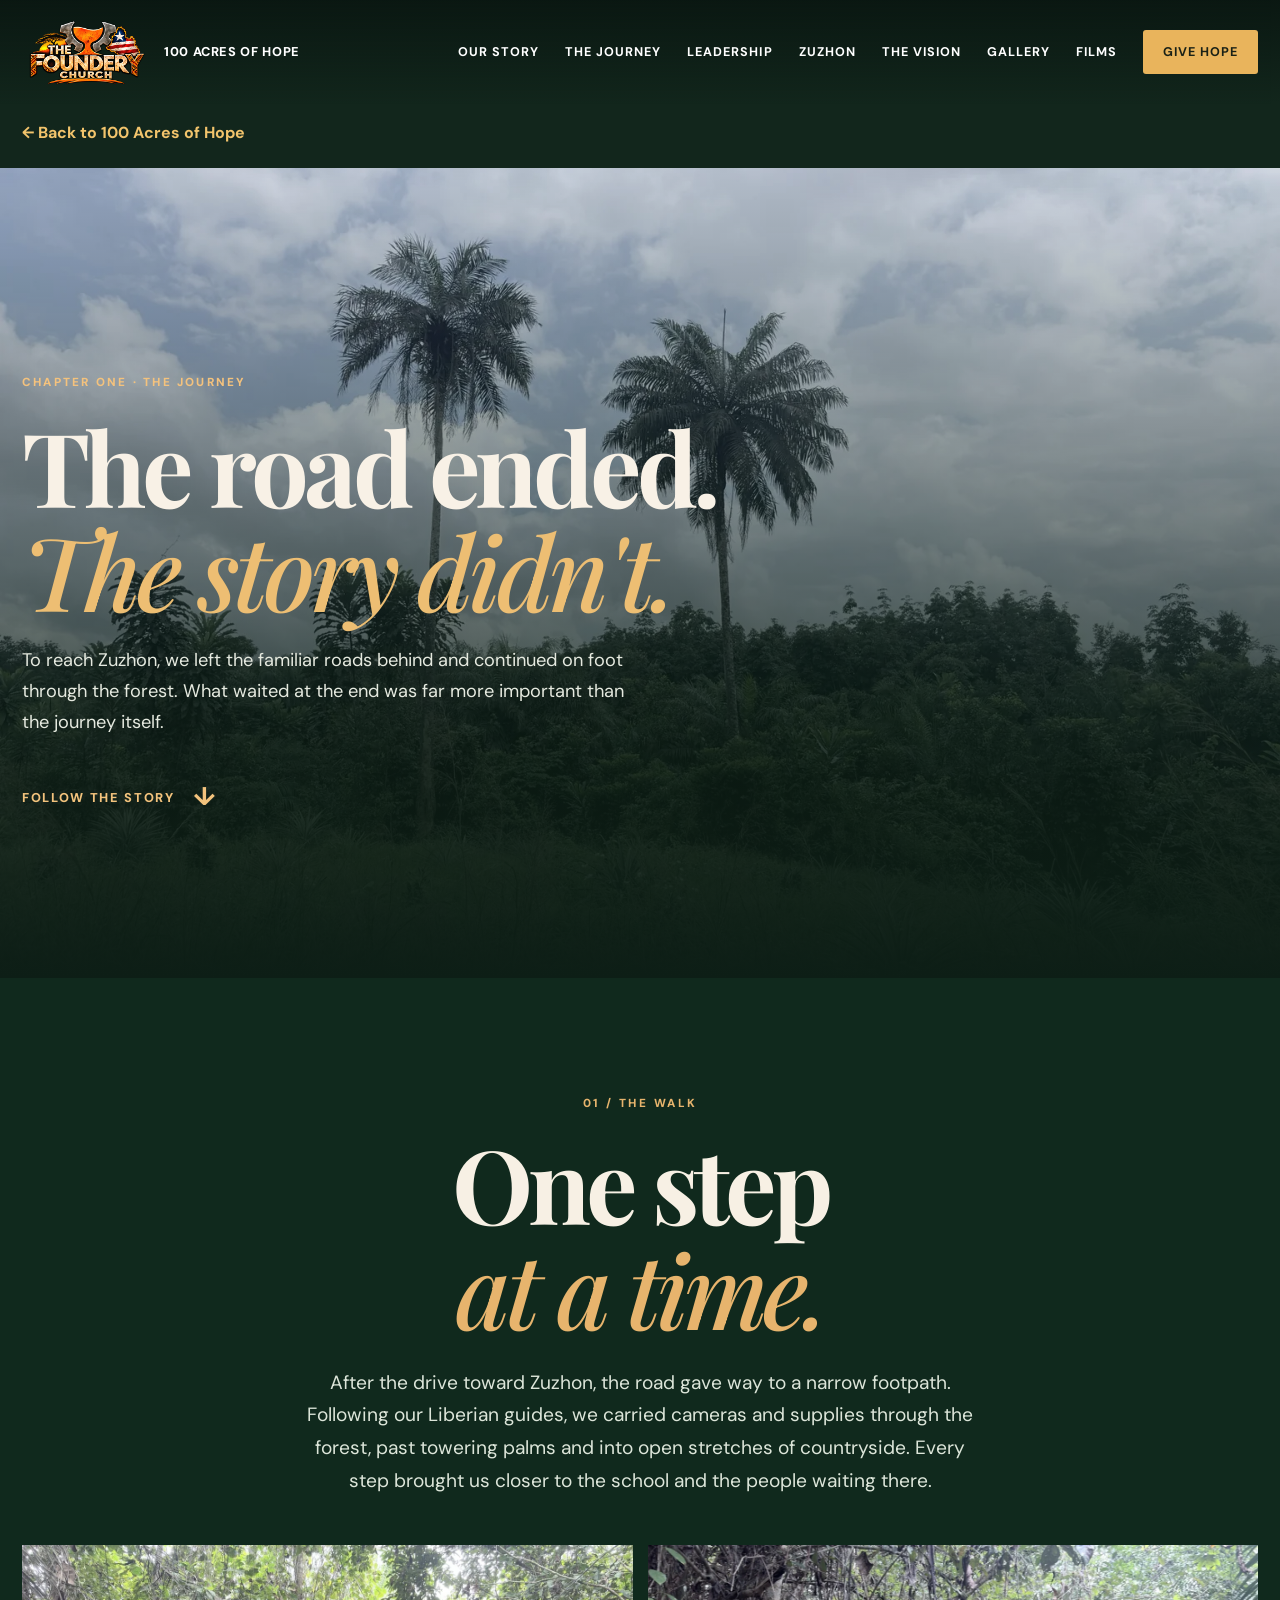
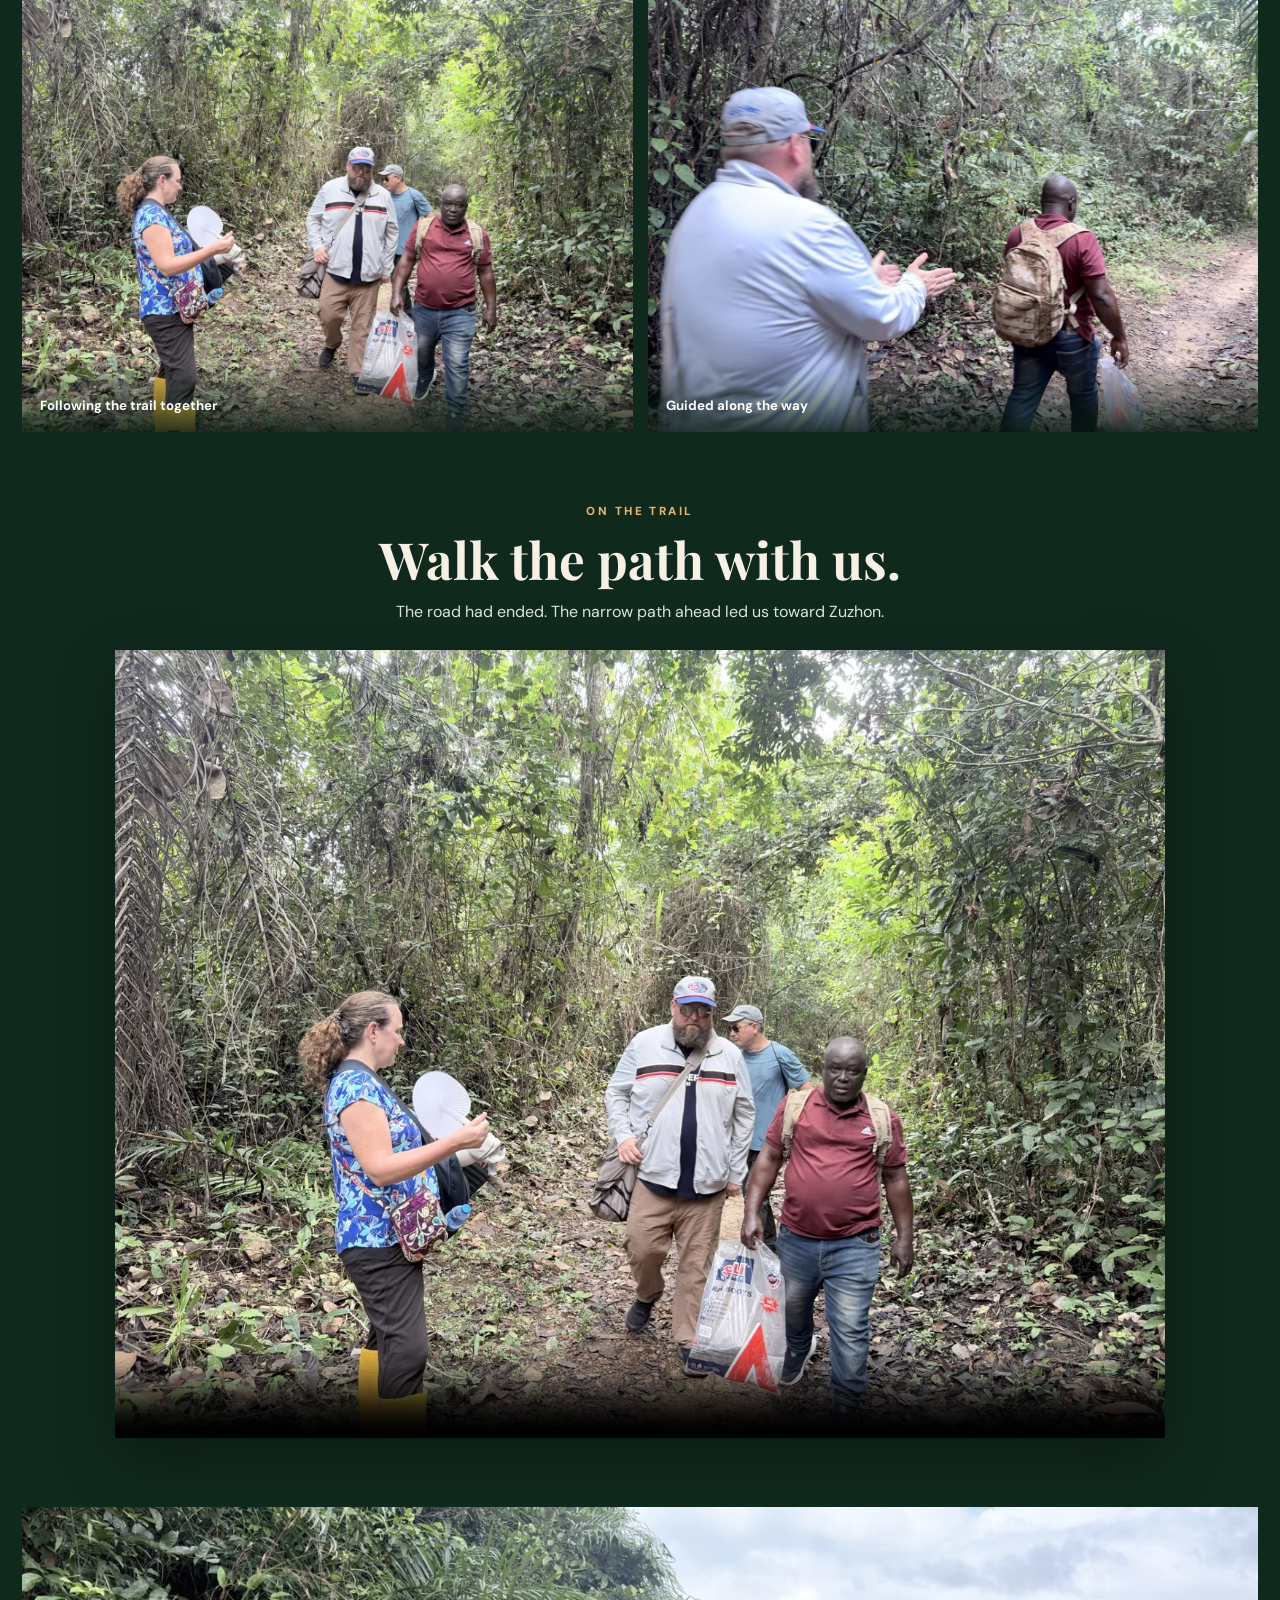
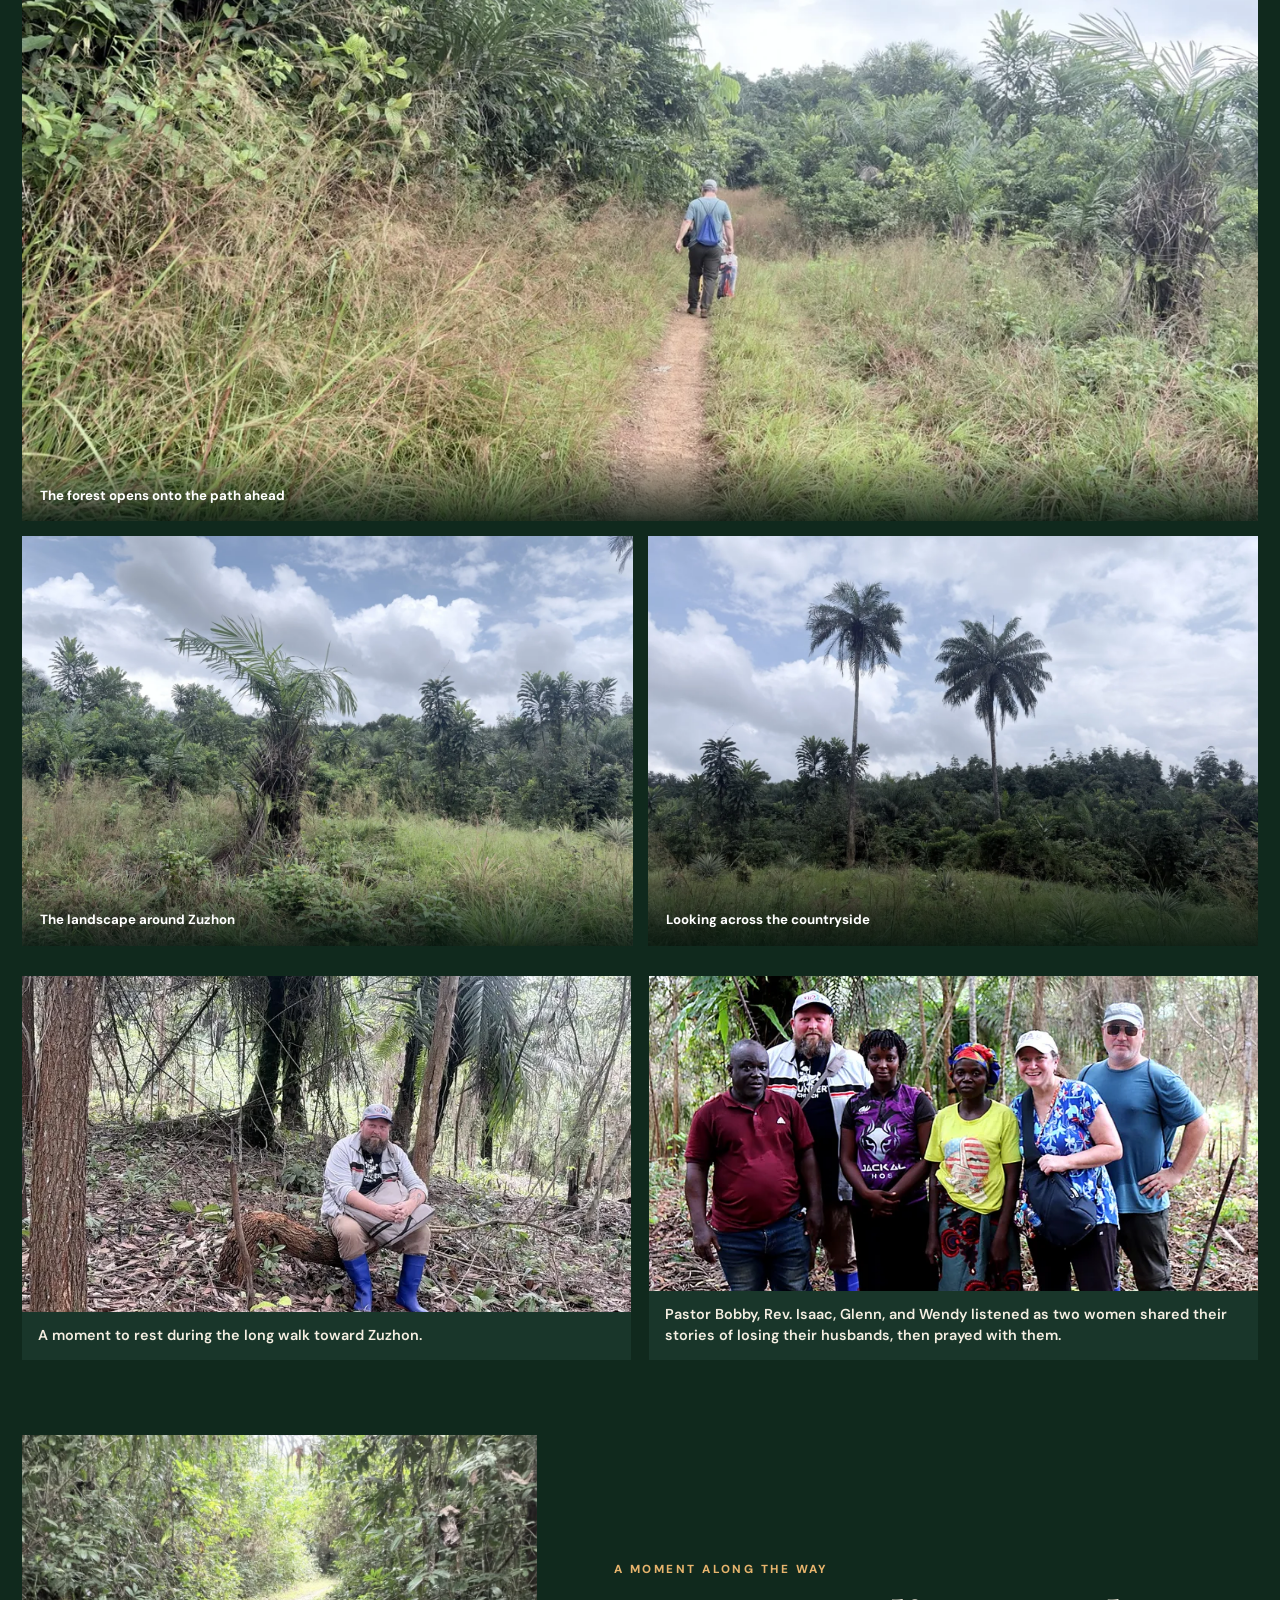
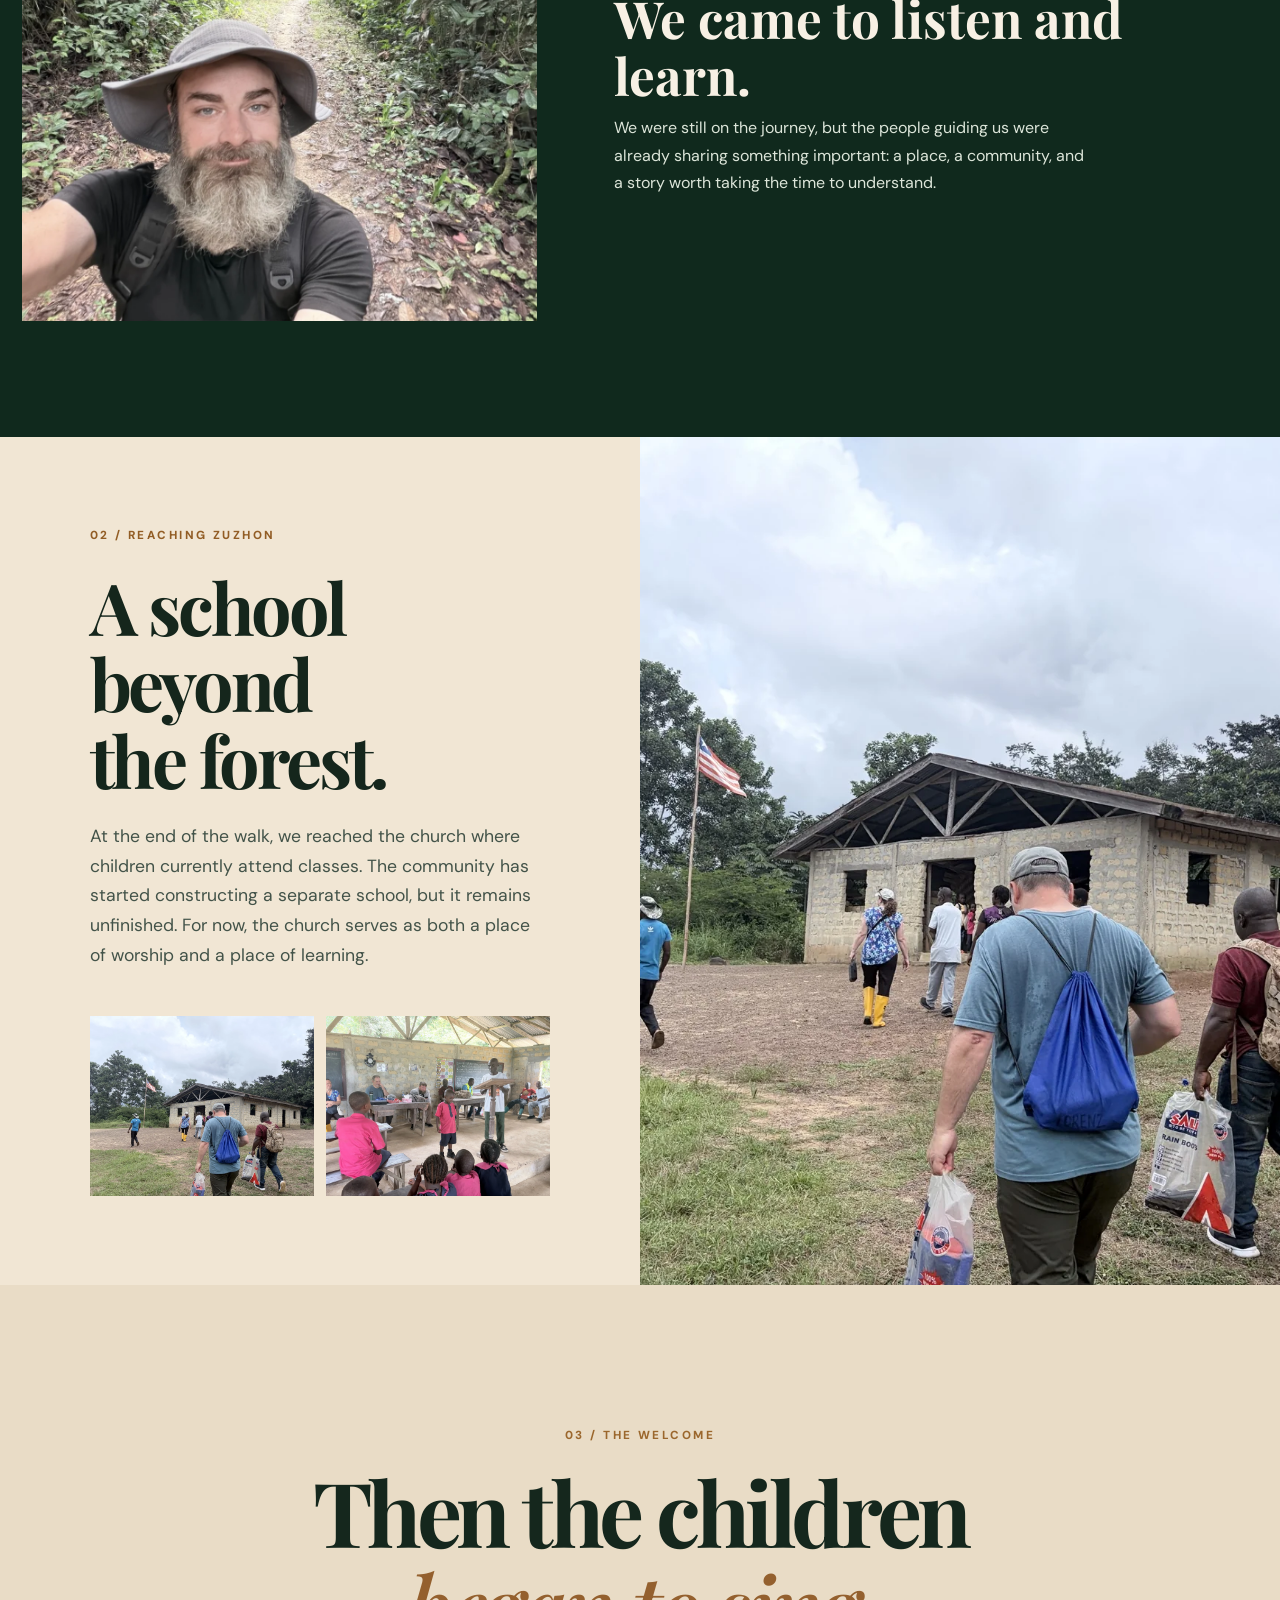
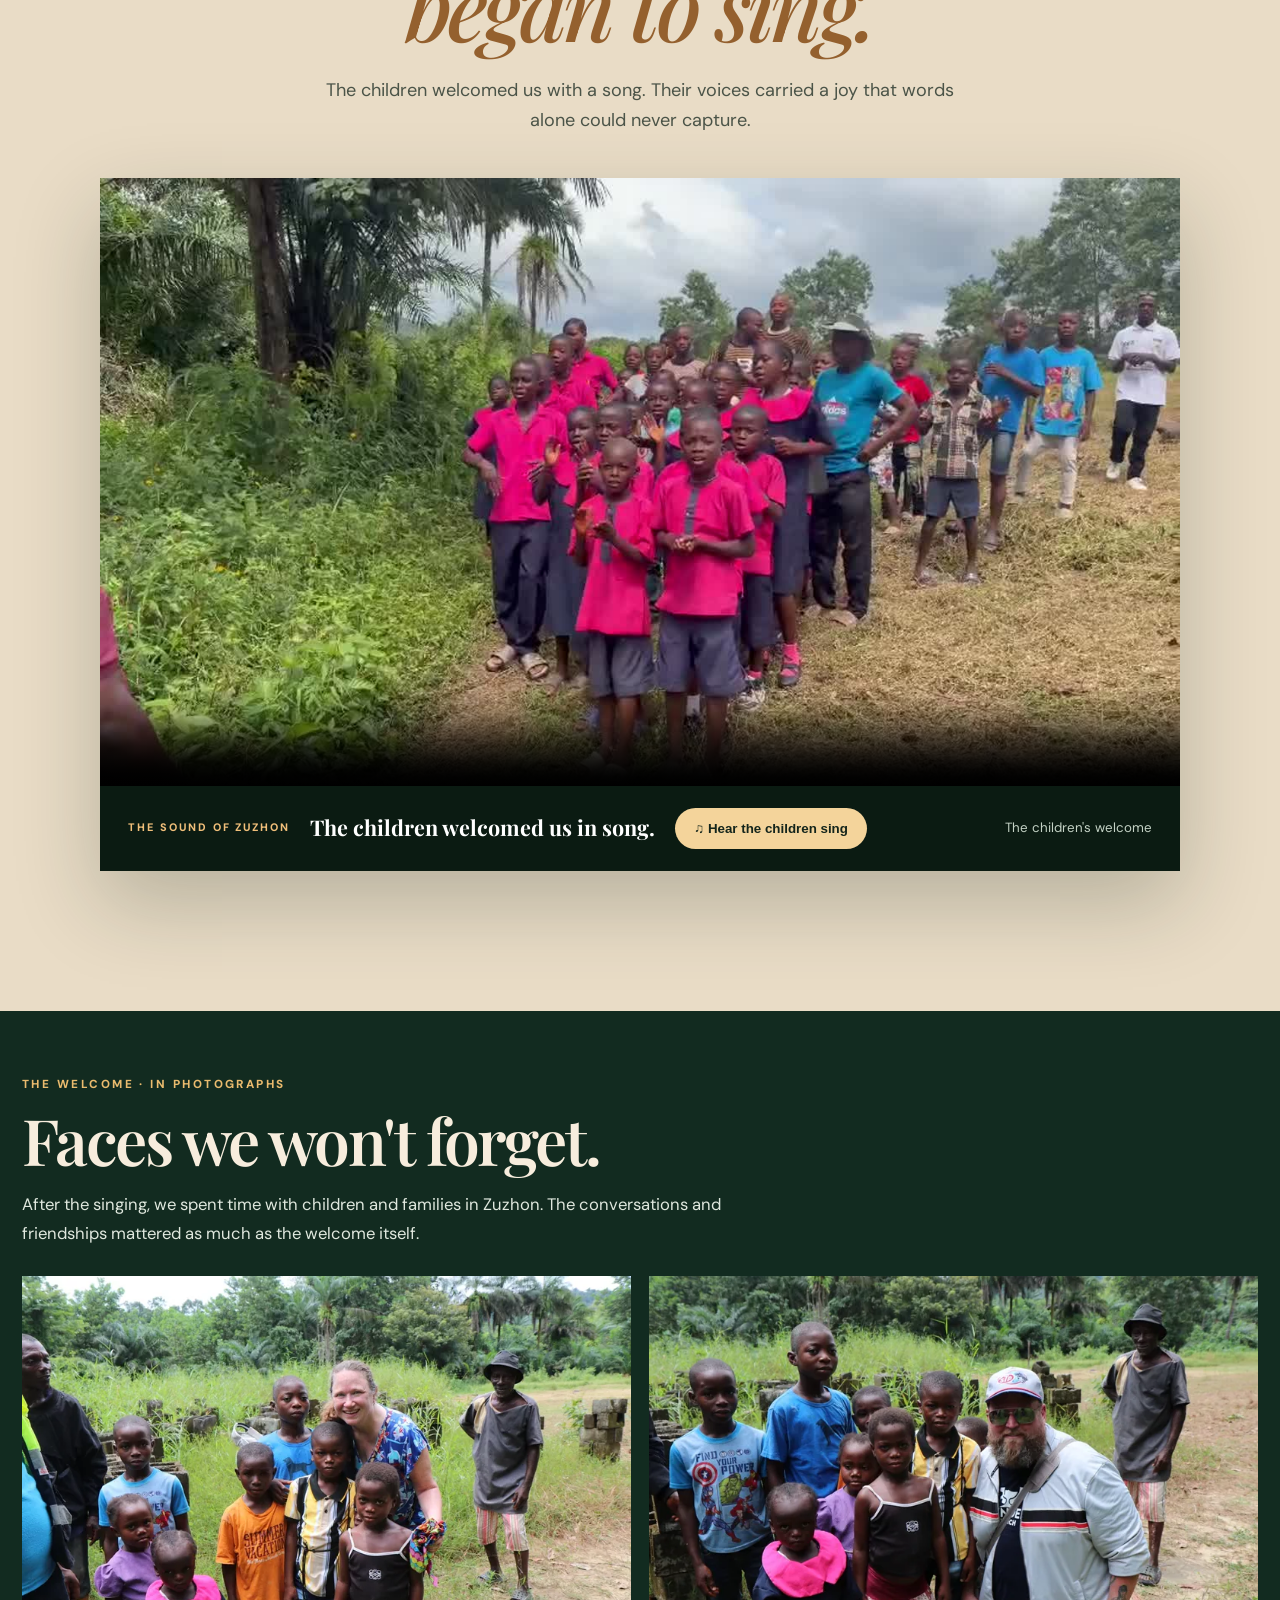
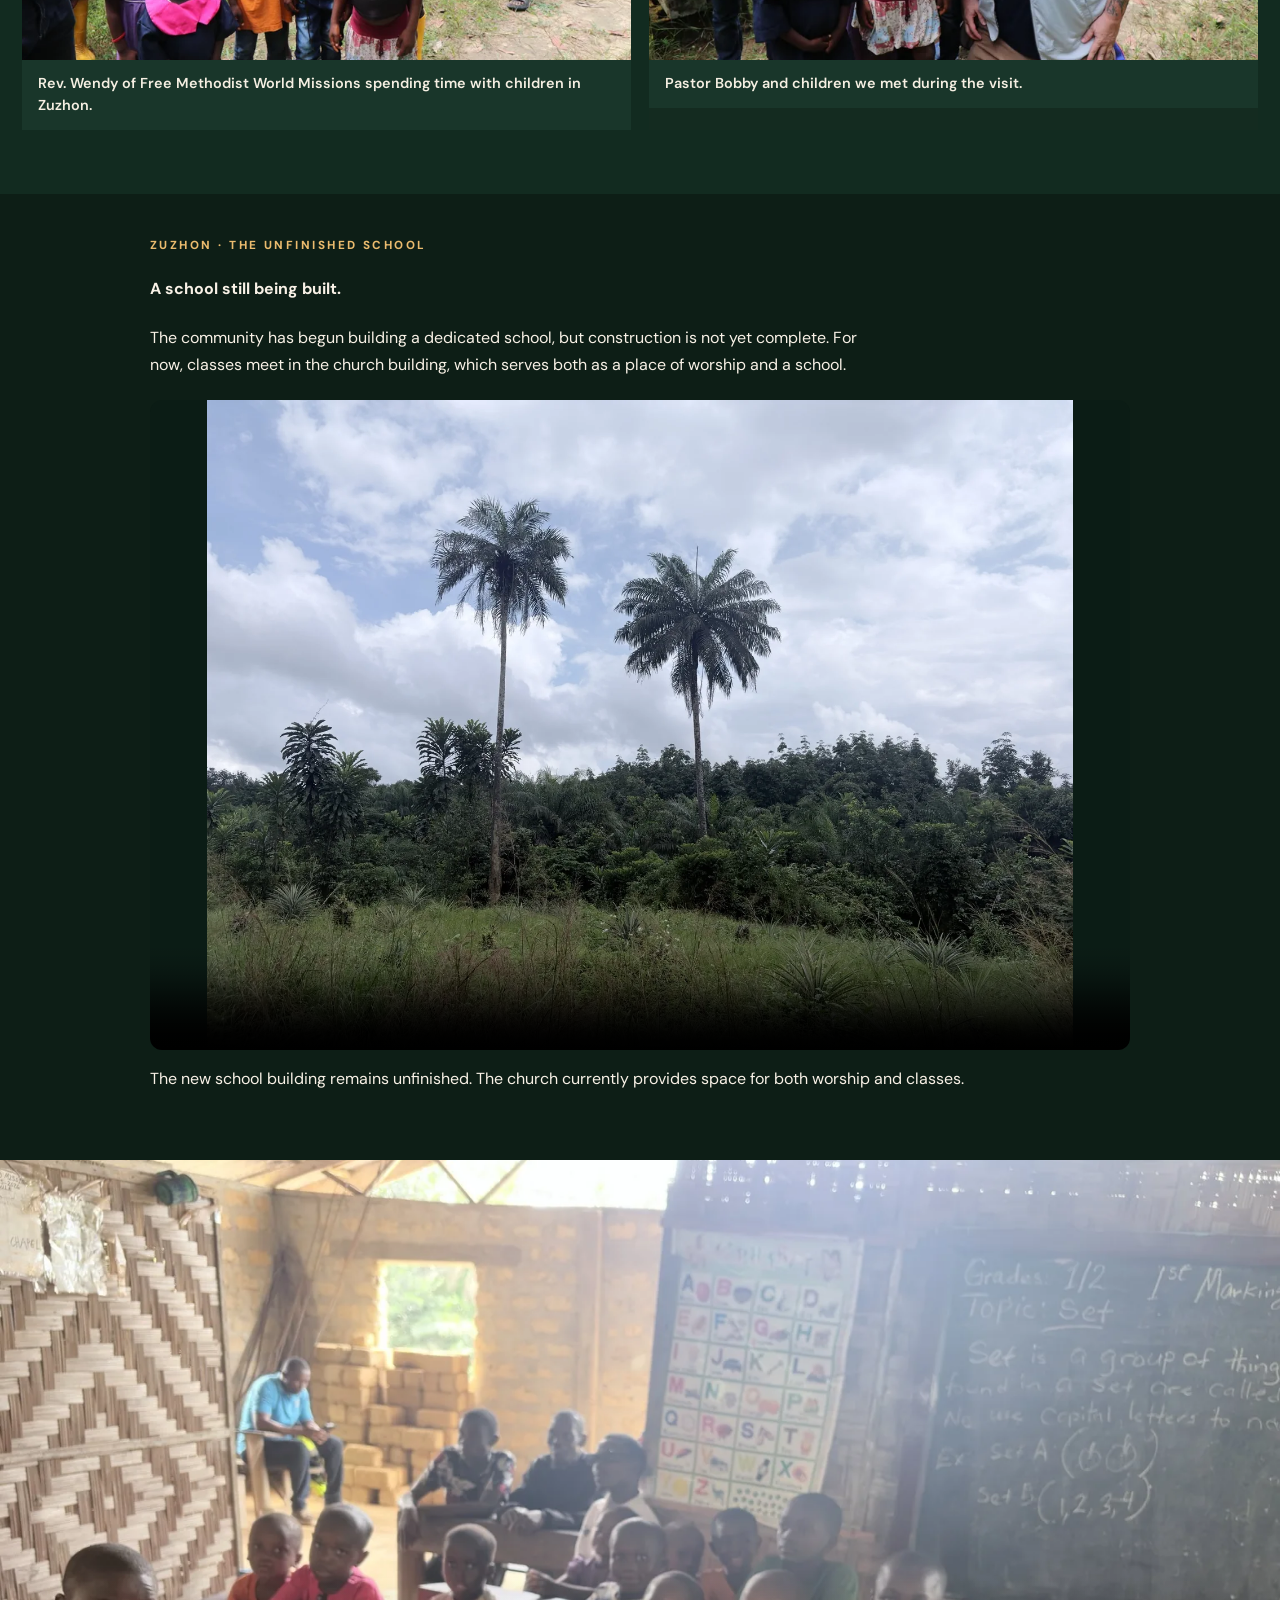
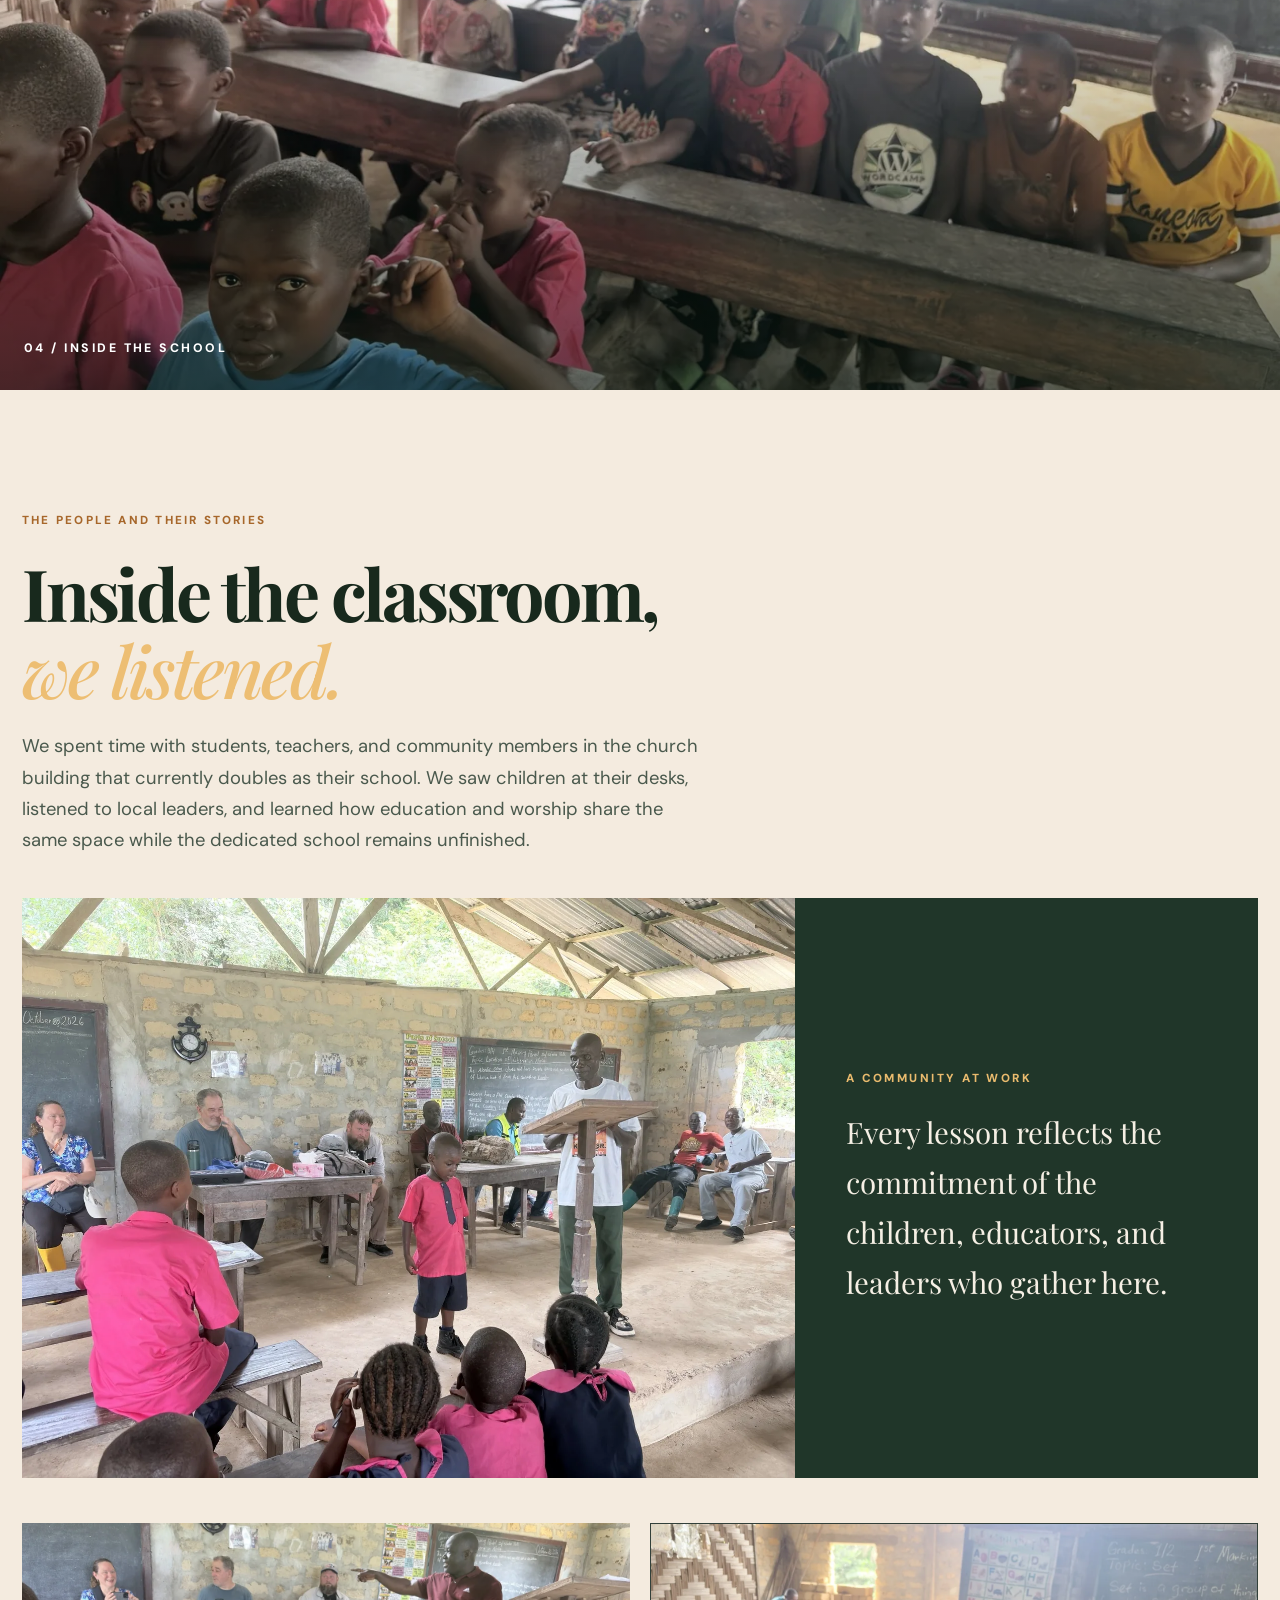
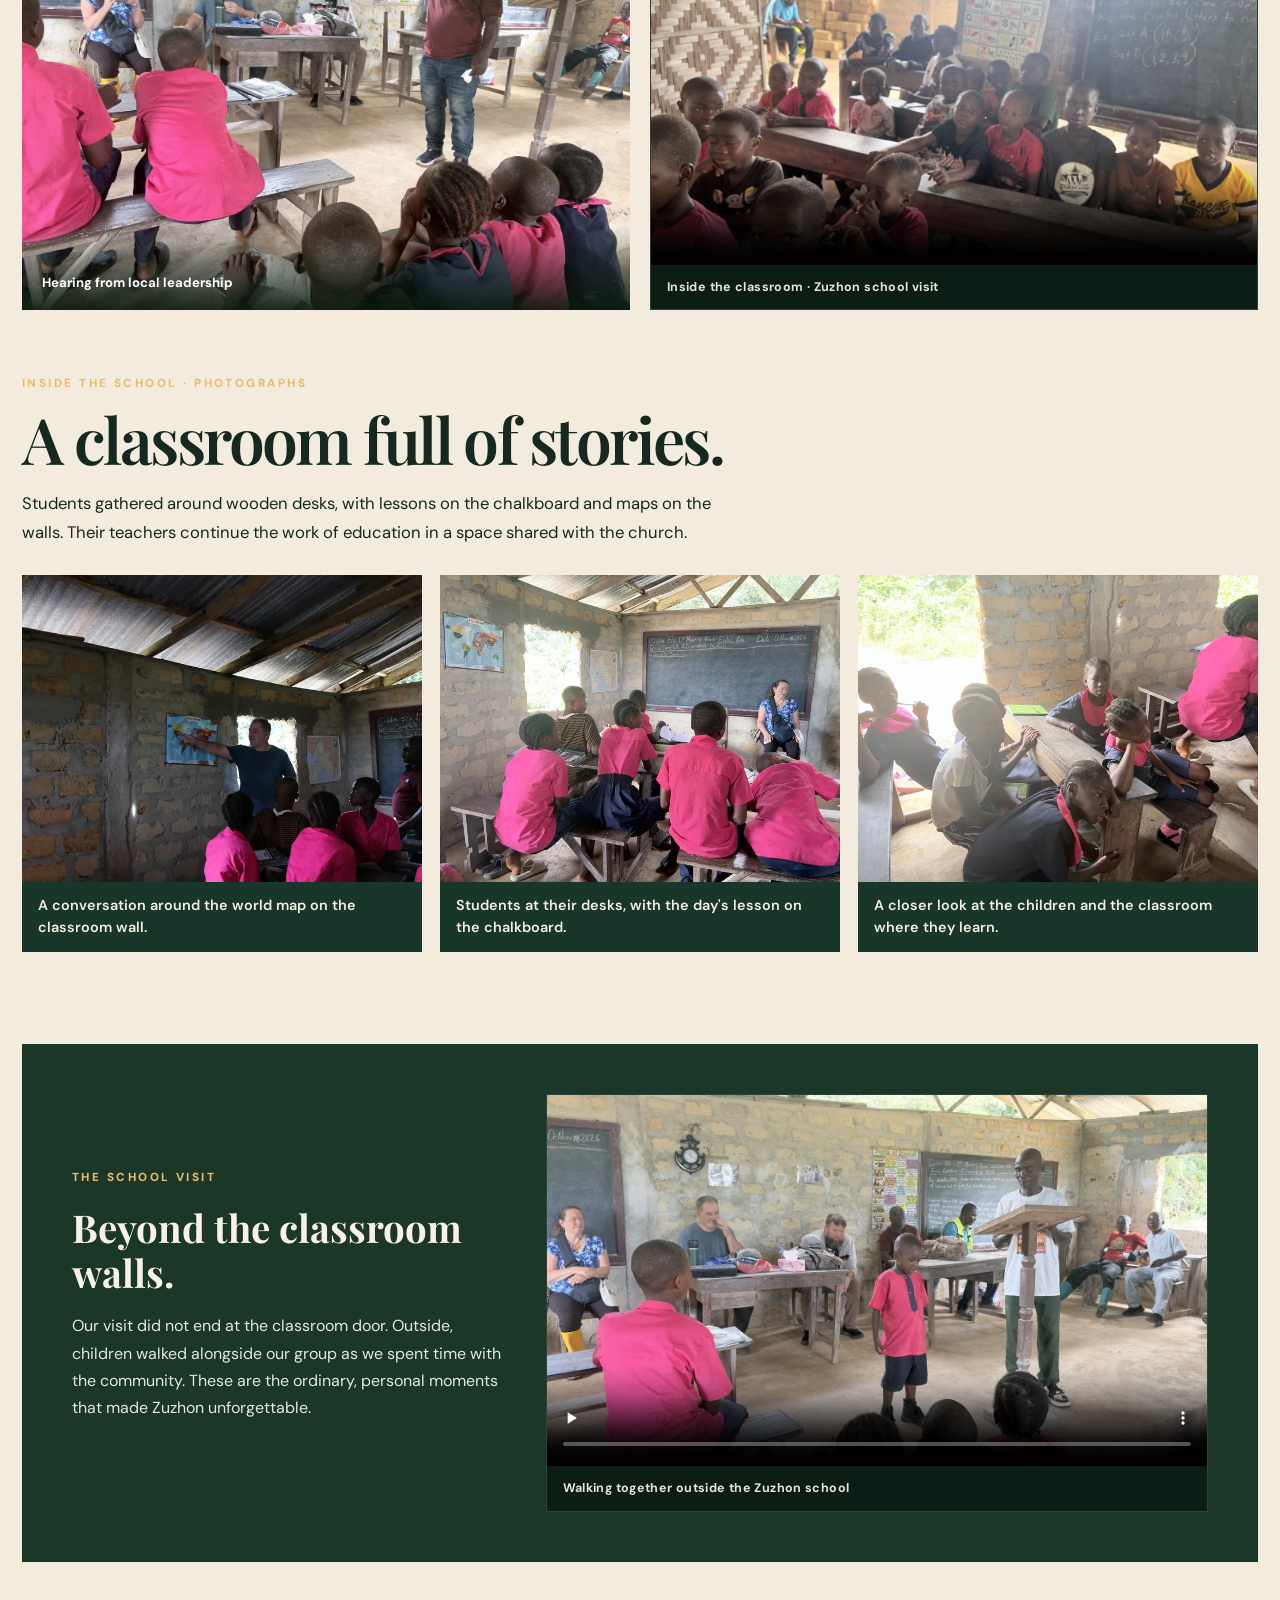
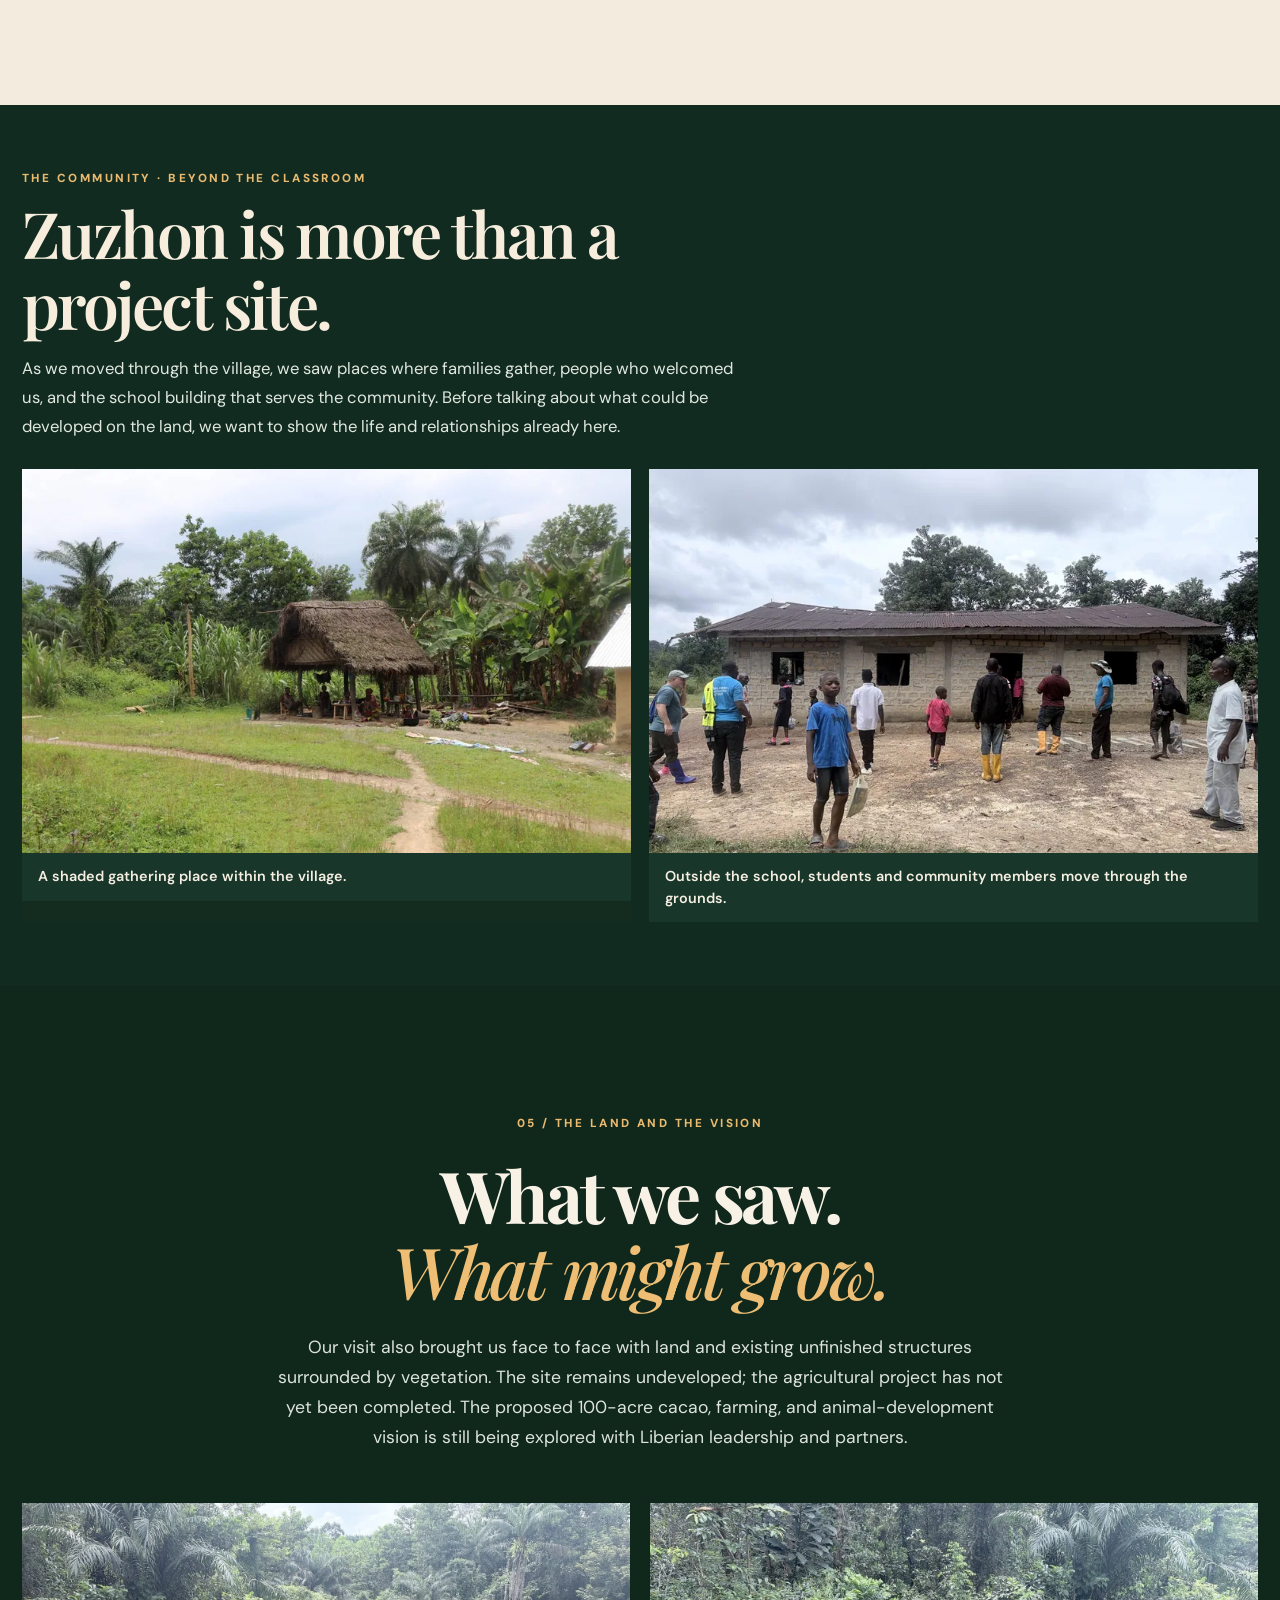
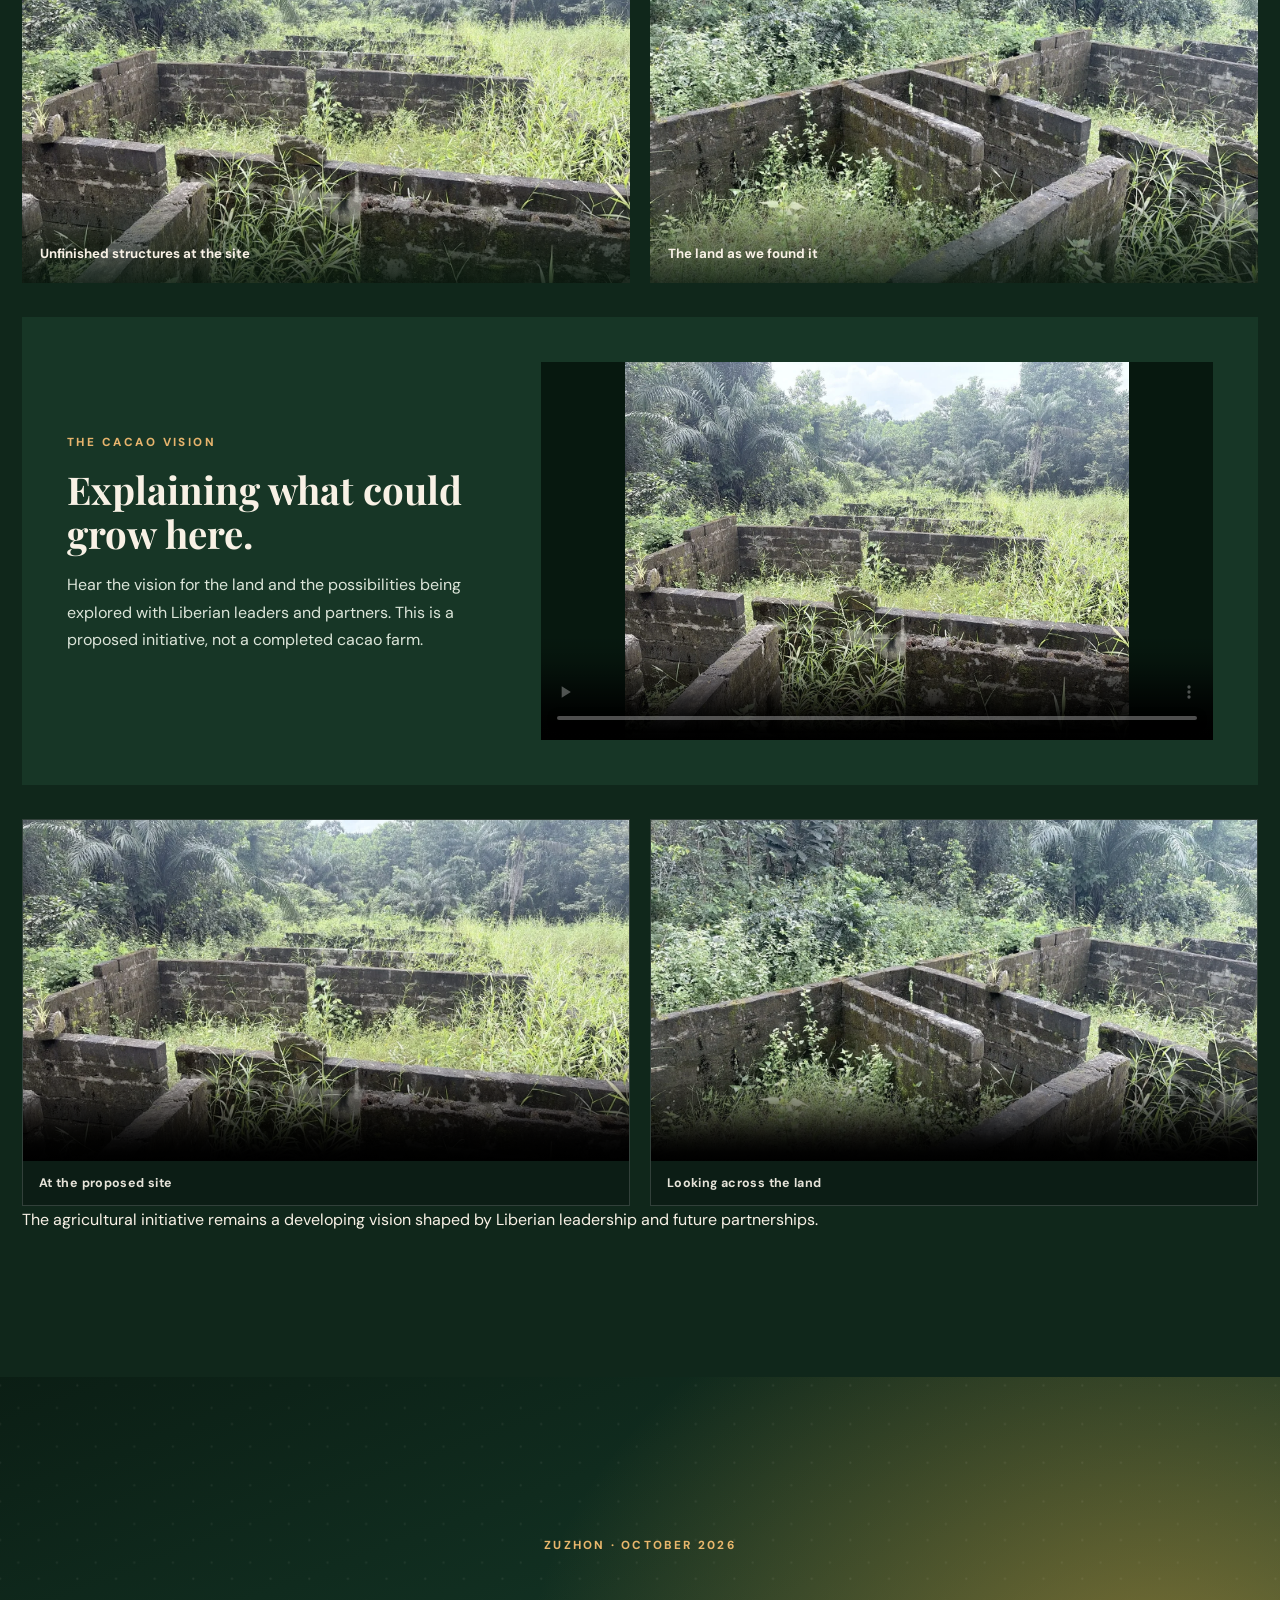
<file: zuzhon/index.html>
<!doctype html><html lang="en"><head><meta charset="utf-8"><base href="../"><meta name="viewport" content="width=device-width,initial-scale=1"><meta name="theme-color" content="#101b16"><meta name="robots" content="index,follow"><link rel="canonical" href="https://100acresofhope.com/zuzhon/"><meta property="og:type" content="website"><meta property="og:url" content="https://100acresofhope.com/zuzhon/"><meta name="twitter:card" content="summary_large_image"><meta name="description" content="Follow the real journey to Zuzhon, Liberia: the forest trail, local church, children’s education, and a community’s vision for the future."><meta property="og:title" content="Zuzhon | The Journey Beyond the Road"><meta property="og:description" content="The real photos, films, and stories of the journey to Zuzhon, Liberia."><meta property="og:image" content="https://100acresofhope.com/assets/zuzhon-forest-group.webp"><title>Zuzhon: The Journey Beyond the Road | 100 Acres of Hope</title><link rel="icon" href="assets/cacao-cross.svg" type="image/svg+xml"><link rel="preconnect" href="https://fonts.googleapis.com"><link rel="preconnect" href="https://fonts.gstatic.com" crossorigin><link href="https://fonts.googleapis.com/css2?family=DM+Sans:wght@400;500;600;700;800&family=Playfair+Display:ital,wght@0,500;0,600;0,700;1,500;1,600&display=swap" rel="stylesheet"><style>
:root{--dark:#101c17;--green:#193629;--gold:#efb443;--paper:#f8f0df;--rust:#9d4b26}*{box-sizing:border-box}html{scroll-behavior:smooth}body{margin:0;background:var(--paper);color:#18251c;font:16px/1.65 'DM Sans',sans-serif}img{display:block;max-width:100%}a{color:inherit}a:focus-visible,button:focus-visible{outline:3px solid var(--gold);outline-offset:4px}h1,h2,h3,p{margin-top:0}h1,h2,h3{line-height:1.12}h1,h2,.serif{font-family:'Playfair Display',Georgia,serif}.wrap{width:min(1240px,calc(100% - 44px));margin:auto}.eyebrow{font-size:.73rem;font-weight:800;letter-spacing:.24em;text-transform:uppercase;color:#a7672b}.nav{position:absolute;top:0;left:0;right:0;z-index:20;color:#fff;background:linear-gradient(#091510d9,#09151000)}.nav-inner{display:flex;align-items:center;justify-content:space-between;gap:24px;min-height:104px}.brand{display:flex;align-items:center;gap:12px;text-decoration:none;font-weight:800;letter-spacing:.05em;text-transform:uppercase;font-size:.8rem}.brand img{width:130px;height:77px;object-fit:contain;mix-blend-mode:screen;filter:contrast(1.15)}.nav-links{display:flex;align-items:center;gap:26px}.nav-links a{font-weight:700;font-size:.79rem;letter-spacing:.08em;text-transform:uppercase;text-decoration:none}.nav-links a:hover{color:var(--gold)}.nav-links .nav-cta,.button.gold{background:var(--gold);color:#1a2116;border:0}.nav-links .nav-cta{padding:12px 20px;border-radius:3px}.menu{display:none;background:#15281e;border:1px solid #ffffff77;border-radius:4px;color:white;padding:9px 14px;font:inherit}.hero{position:relative;min-height:790px;min-height:min(880px,100svh);display:flex;align-items:center;color:white;background:#14271c url('assets/hero-background.svg') center/cover;overflow:hidden}.hero-photo{position:absolute;inset:0;width:100%;height:100%;object-fit:cover;object-position:center 39%}.hero:after{content:"";position:absolute;inset:0;background:linear-gradient(90deg,#091810e8 0%,#091810b0 40%,#09181034 100%),linear-gradient(0deg,#091810cc,transparent 36%)}.hero-inner{position:relative;z-index:1;padding:170px 0 110px}.hero h1{font-size:clamp(3.7rem,8vw,8.5rem);font-weight:600;letter-spacing:-.055em;max-width:930px;margin:17px 0 25px;text-wrap:balance}.hero h1 em{font-weight:500;color:var(--gold)}.hero p{font-size:clamp(1.03rem,1.7vw,1.32rem);max-width:580px;color:#f2ead9}.hero .eyebrow{color:#f4c66d}.actions{display:flex;flex-wrap:wrap;gap:13px;margin-top:31px}.button{display:inline-flex;align-items:center;justify-content:center;text-decoration:none;font-size:.86rem;font-weight:800;letter-spacing:.035em;padding:15px 24px;border-radius:3px;transition:transform .2s}.button:hover{transform:translateY(-2px)}.button.outline{border:1px solid #ffffffaa;color:white;background:#101b1744}.hero-caption{position:absolute;z-index:2;bottom:22px;right:28px;color:#fff9;font-size:.7rem}.textile{height:34px;background:#251810 url('assets/textile-divider.svg') center/auto 34px}.pillars{background:#211a14 url('assets/dark-paper-texture.svg') center/cover;color:white;padding:30px 0}.pillar-grid{display:grid;grid-template-columns:repeat(4,1fr)}.pillar{display:flex;flex-direction:column;align-items:center;text-align:center;padding:14px 22px;border-right:1px solid #d7b37344}.pillar:last-child{border:0}.pillar img{width:47px;height:47px;object-fit:contain;margin-bottom:12px}.pillar strong{font-size:.83rem;text-transform:uppercase;letter-spacing:.06em}.pillar small{color:#e3d6c4;line-height:1.5;margin-top:5px}.section{padding:clamp(76px,9vw,135px) 0}.journey{background:var(--paper) url('assets/cream-paper-texture.svg') center/cover}.split{display:grid;grid-template-columns:1.05fr 1fr;gap:6%;align-items:center}.photo-frame{position:relative;overflow:hidden;box-shadow:20px 20px 0 #d9bd8a}.photo-frame img{width:100%;height:570px;object-fit:cover}.section h2{font-size:clamp(2.7rem,5vw,5.2rem);letter-spacing:-.04em;margin:15px 0 24px}.section p{max-width:64ch}.lead{font-size:1.15rem;line-height:1.8}.accent{color:#b36b24;font-style:italic}.section-rule{height:4px;width:80px;background:var(--gold);margin:27px 0}.dark{background:#11251c url('assets/story-background.svg') center/cover;color:#fff}.dark p{color:#e1e7df}.section-heading{text-align:center;max-width:770px;margin:0 auto 45px}.section-heading p{margin-inline:auto}.story-grid{display:grid;grid-template-columns:repeat(3,minmax(0,1fr));gap:18px}.story-card{position:relative;min-height:490px;overflow:hidden;background:#203629}.story-card img{width:100%;height:490px;object-fit:cover;transition:transform .5s}.story-card:hover img{transform:scale(1.04)}.story-card:after{content:"";position:absolute;inset:0;background:linear-gradient(0deg,#07150ff2,transparent 75%)}.story-copy{position:absolute;z-index:1;bottom:0;padding:26px;color:white}.story-copy h3{font-family:'Playfair Display',serif;font-size:2rem;margin:0 0 8px}.story-copy p{font-size:.9rem;margin:0;color:#f1eee5}.story-copy .eyebrow{color:#f1bf62}.feature{background:#12251b;color:white;position:relative;min-height:560px;display:flex;align-items:end;overflow:hidden}.feature>img{position:absolute;inset:0;width:100%;height:100%;object-fit:cover;object-position:center 50%}.feature:after{content:"";position:absolute;inset:0;background:linear-gradient(0deg,#081811f0,#08181100 72%)}.feature-content{position:relative;z-index:1;padding:100px 0 65px}.feature h2{font-size:clamp(2.6rem,6vw,5.8rem);max-width:850px;margin:10px 0}.feature p{max-width:700px;color:#f4f0e9}.vision{background:#f7eddb url('assets/vision-background.svg') center/cover}.vision-grid{display:grid;grid-template-columns:1fr 1fr;gap:9%;align-items:center}.vision-list{display:grid;grid-template-columns:1fr 1fr;gap:16px;margin-top:28px}.vision-item{border-top:2px solid #b78244;padding-top:15px}.vision-item img{width:36px;height:36px;margin-bottom:8px}.vision-item strong{display:block}.vision-item p{font-size:.86rem;color:#48554a}.vision-visual{position:relative}.vision-visual img{width:100%;height:560px;object-fit:cover}.vision-visual:after{content:"100 ACRES OF HOPE  /  A VISION IN DEVELOPMENT";position:absolute;bottom:0;left:0;right:0;padding:22px;color:white;font-size:.72rem;font-weight:800;letter-spacing:.15em;background:linear-gradient(transparent,#091810dc)}.gallery{background:#14251c url('assets/gallery-background.svg') center/cover;color:white}.gallery p{color:#dce5dc}.gallery-grid{display:grid;grid-template-columns:repeat(4,1fr);gap:12px}.gallery-grid figure{margin:0;position:relative;overflow:hidden;min-height:220px}.gallery-grid figure:first-child{grid-column:span 2;grid-row:span 2}.gallery-grid img{height:100%;width:100%;object-fit:cover;position:absolute;inset:0;transition:transform .4s}.gallery-grid figure:hover img{transform:scale(1.04)}.gallery-grid figcaption{position:absolute;bottom:0;left:0;right:0;padding:28px 14px 12px;background:linear-gradient(transparent,#081710df);color:white;font-size:.78rem}.giving{background:#11261b url('assets/donation-background.svg') center/cover;color:#fff;text-align:center}.giving h2{font-size:clamp(3rem,7vw,6.5rem);margin:18px auto;max-width:1000px}.giving p{margin-inline:auto;color:#f3f1e8}.giving .actions{justify-content:center}.giving small{display:block;margin:22px auto 0;max-width:660px;color:#e6e0d3}.footer{background:#081710;color:#e0e5db;padding:40px 0}.footer-inner{display:flex;justify-content:space-between;gap:22px;align-items:center;flex-wrap:wrap}.footer a{color:#efbf72}.footer small{color:#b9c7bc}.footer-brand{font-family:'Playfair Display',serif;font-size:1.5rem;color:#f4d19a}.footer-brand span{font-style:italic;color:var(--gold)}@media(max-width:850px){.nav-inner{min-height:76px;flex-wrap:wrap}.brand img{width:104px;height:62px}.menu{display:block}.nav-links{display:none;flex-basis:100%;background:#11251c;flex-direction:column;align-items:stretch;gap:0;padding:12px 18px 22px}.nav-links.open{display:flex}.nav-links a{padding:12px 0}.nav-links .nav-cta{text-align:center}.hero{min-height:720px}.hero-inner{padding:160px 0 85px}.hero-photo{object-position:59% center}.hero:after{background:linear-gradient(90deg,#08160fe8,#08160f80),linear-gradient(0deg,#08160fc9,transparent 45%)}.pillar-grid{grid-template-columns:repeat(2,1fr);gap:12px}.pillar:nth-child(2){border-right:0}.split,.vision-grid{grid-template-columns:1fr;gap:50px}.photo-frame img{height:420px}.story-grid{grid-template-columns:1fr 1fr}.story-card,.story-card img{min-height:370px;height:370px}.gallery-grid{grid-template-columns:1fr 1fr}.gallery-grid figure:first-child{grid-column:span 2;grid-row:span 1;min-height:300px}.gallery-grid figure{min-height:220px}}@media(max-width:550px){.wrap{width:calc(100% - 34px)}.hero{min-height:700px}.hero h1{font-size:clamp(3.3rem,13vw,5.2rem)}.hero-caption{display:none}.pillar{padding:12px 7px}.pillar strong{font-size:.7rem}.pillar small{font-size:.7rem}.story-grid{grid-template-columns:1fr}.story-card,.story-card img{height:390px}.vision-list{grid-template-columns:1fr 1fr}.vision-visual img{height:370px}.gallery-grid figure{min-height:165px}.gallery-grid figure:first-child{min-height:240px}.gallery-grid figcaption{font-size:.7rem}.feature{min-height:500px}.button{width:100%}.actions{flex-direction:column}.footer-inner{align-items:start;flex-direction:column}}@media(prefers-reduced-motion:reduce){html{scroll-behavior:auto}*,*:before,*:after{transition:none!important}}
.video-section{background:#0b1b14;color:#fff;padding:105px 0}.video-section h2{font-size:clamp(2.7rem,5.5vw,5.6rem);margin:14px 0 18px}.video-grid{display:grid;grid-template-columns:1.5fr 1fr;gap:20px}.video-card{position:relative;background:#172c20;border:1px solid #ffffff20;overflow:hidden}.video-card video{display:block;width:100%;aspect-ratio:16/9;object-fit:cover;background:#09170e}.video-card .video-description{padding:19px 23px}.video-card strong{display:block;font-family:'Playfair Display',serif;font-size:1.4rem}.video-card small{color:#c9d5c8}.video-note{font-size:.83rem;color:#b8c9b8;margin-top:20px}@media(max-width:800px){.video-grid{grid-template-columns:1fr}.video-section{padding:75px 0}}.gallery-grid figure:nth-child(n+6){min-height:220px}.gallery-grid figure:nth-child(6){grid-column:span 2}@media(max-width:550px){.gallery-grid figure:nth-child(6){grid-column:span 2}}.forest-feature{background:#0b1a13;color:white;padding:0;overflow:hidden}.forest-feature .forest-grid{display:grid;grid-template-columns:1.05fr .95fr;min-height:640px}.forest-photo{position:relative;min-height:520px}.forest-photo img{position:absolute;inset:0;width:100%;height:100%;object-fit:cover}.forest-copy{display:flex;flex-direction:column;justify-content:center;padding:clamp(35px,6vw,100px);background:#10281b url('assets/story-background.svg') center/cover}.forest-copy h2{font-size:clamp(2.8rem,5vw,5.4rem);margin:16px 0 22px}.forest-copy p{color:#e4e9df}.forest-thumbs{display:grid;grid-template-columns:repeat(3,1fr);gap:10px;margin-top:28px}.forest-thumbs img{width:100%;height:120px;object-fit:cover}.film-grid-new{display:grid;grid-template-columns:repeat(3,minmax(0,1fr));gap:18px;margin-top:24px}.film-grid-new video{width:100%;aspect-ratio:9/12;object-fit:cover;display:block;background:#09180f}.film-grid-new .video-card strong{font-size:1.2rem}.gallery-grid figure:nth-child(n+9){min-height:220px}@media(max-width:850px){.forest-feature .forest-grid{grid-template-columns:1fr}.forest-photo{min-height:470px}.forest-copy{padding:55px 25px}.film-grid-new{grid-template-columns:1fr 1fr}}@media(max-width:550px){.film-grid-new{grid-template-columns:1fr}.film-grid-new video{aspect-ratio:16/10}.forest-thumbs img{height:95px}}
/* Cinematic editorial refinement */
:root{--gold:#e9b45c;--paper:#f6f0e5}body{-webkit-font-smoothing:antialiased;text-rendering:optimizeLegibility}h1,h2,h3{font-kerning:normal;text-wrap:balance}p{text-wrap:pretty}::selection{background:#d5a453;color:#101c17}.nav{transition:background .25s,box-shadow .25s}.nav.scrolled{position:fixed;background:#0b1c15f5;box-shadow:0 10px 30px #07140d55;backdrop-filter:blur(15px)}.nav.scrolled .nav-inner{min-height:72px}.nav.scrolled .brand img{height:58px}.nav-links a:not(.nav-cta){position:relative}.nav-links a:not(.nav-cta):after{content:"";position:absolute;left:0;bottom:5px;height:1px;width:0;background:var(--gold);transition:width .25s}.nav-links a:hover:after{width:100%}.hero{min-height:810px;min-height:100svh;max-height:1050px}.hero-photo{object-position:50% 42%;filter:saturate(.9) contrast(1.05)}.hero:after{background:linear-gradient(90deg,#07140de8 0%,#07140dc9 29%,#07140d42 75%,#07140d29),linear-gradient(0deg,#07140dbd,transparent 35%)}.hero-inner{padding-top:190px}.hero h1{font-size:clamp(4.5rem,9vw,9.2rem);line-height:.96;letter-spacing:-.06em;text-shadow:0 8px 40px #0005}.hero h1 em{display:inline-block;font-weight:500}.hero p{line-height:1.7}.hero .eyebrow{display:inline-flex;align-items:center;gap:14px}.hero .eyebrow:before{content:"";height:2px;width:34px;background:var(--gold)}.button{min-height:52px;box-shadow:0 8px 28px #07120b25}.button.gold:hover,.nav-links .nav-cta:hover{background:#f8ce7d;color:#14221a}.section{position:relative;isolation:isolate}.section h2{line-height:1.09}.section-heading{max-width:840px}.section-heading h2{margin-top:17px}.eyebrow{letter-spacing:.19em}.journey{background-color:#f6efe2}.journey .photo-frame{box-shadow:18px 18px 0 #d3b789}.journey .photo-frame img{object-position:center 38%}.split>div:last-child{padding:18px 0}.story-grid{gap:22px}.story-card{border-radius:2px;box-shadow:0 20px 50px #0004}.story-card img{filter:saturate(.93);transform:scale(1.005)}.story-card:after{background:linear-gradient(0deg,#07140ff5 0%,#07140f75 37%,transparent 72%)}.story-copy{padding:34px}.story-copy h3{font-size:clamp(1.7rem,2.6vw,2.3rem)}.story-copy p{line-height:1.6}.feature{min-height:660px}.feature>img{object-position:center 48%;filter:saturate(.95)}.feature:after{background:linear-gradient(0deg,#06130df5 0%,#06130d68 47%,#06130d15 100%)}.feature-content{padding-bottom:80px}.feature .eyebrow,.forest-copy .eyebrow,.giving .eyebrow,.video-section .eyebrow{color:#f3bd6a}.forest-feature .forest-grid{min-height:720px}.forest-photo img{object-position:50% 50%;filter:saturate(.92)}.forest-copy{position:relative}.forest-copy:before{content:"";position:absolute;top:44px;left:clamp(35px,6vw,100px);width:65px;height:3px;background:var(--gold)}.forest-copy .eyebrow{margin-top:20px}.forest-thumbs{gap:12px}.forest-thumbs img{border:1px solid #ffffff38;filter:saturate(.93)}.vision{background-color:#f6eee0}.vision-list{gap:20px}.vision-item{border-color:#b88b53}.vision-item img{filter:saturate(.85)}.vision-visual img{object-position:center 40%;filter:saturate(.93)}.gallery-grid{gap:10px}.gallery-grid figure{background:#23382c;overflow:hidden}.gallery-grid img{filter:saturate(.94)}.gallery-grid figure:hover img{filter:saturate(1.08);transform:scale(1.055)}.gallery-grid figcaption{font-weight:600;letter-spacing:.01em}.video-section{background:radial-gradient(ellipse at 85% 0%,#28422e 0%,#0b1b14 58%)}.video-card{box-shadow:0 16px 36px #0003}.video-card video{background:#0b1b14}.video-card .video-description{border-top:1px solid #ffffff1b}.giving{position:relative;isolation:isolate;overflow:hidden}.giving:before{content:"";position:absolute;inset:0;background:linear-gradient(90deg,#081910d9,#0819107c,#081910d9);z-index:-1}.giving h2{line-height:1.04}.giving .lead{max-width:720px}.footer{border-top:1px solid #c59c5838}.footer-brand{letter-spacing:-.02em}
@media(min-width:1000px){.gallery-grid figure:first-child{min-height:460px}.story-card:nth-child(2){transform:translateY(24px)}.story-grid{padding-bottom:24px}}
@media(max-width:850px){.nav.scrolled .nav-inner{min-height:70px}.nav-links a:not(.nav-cta):after{display:none}.hero{min-height:760px;max-height:none}.hero-inner{padding-top:155px}.hero:after{background:linear-gradient(90deg,#06150de0,#06150d78),linear-gradient(0deg,#06150dba,transparent 48%)}.hero-photo{object-position:56% center}.forest-feature .forest-grid{min-height:0}.forest-copy:before{left:25px}.feature{min-height:560px}.story-copy{padding:25px}}
@media(max-width:550px){.hero{min-height:740px;min-height:95svh}.hero h1{font-size:clamp(3.75rem,15vw,5.6rem)}.hero .eyebrow{font-size:.65rem;line-height:1.6;letter-spacing:.12em}.hero .eyebrow:before{width:19px;flex-shrink:0}.hero p{font-size:1.02rem;max-width:360px}.hero-inner{padding-top:140px;padding-bottom:105px}.nav-links{max-height:calc(100svh - 75px);overflow-y:auto}.section{padding:72px 0}.section h2{font-size:clamp(2.55rem,11vw,3.6rem)}.section-heading{margin-bottom:33px}.journey .photo-frame{box-shadow:10px 10px 0 #d3b789}.photo-frame img{height:370px}.story-card,.story-card img{height:420px}.feature{min-height:530px}.feature h2{font-size:clamp(2.6rem,10vw,4.2rem)}.forest-photo{min-height:410px}.forest-copy h2{font-size:clamp(2.8rem,11vw,4rem)}.vision-list{gap:14px}.vision-item p{font-size:.8rem}.gallery-grid figure{min-height:190px}.gallery-grid figure:first-child{min-height:280px}.giving h2{font-size:clamp(3rem,12vw,4.5rem)}.footer{padding:36px 0}}
@media(prefers-reduced-motion:no-preference){.reveal{opacity:0;transform:translateY(28px);transition:opacity .7s ease,transform .7s cubic-bezier(.2,.7,.2,1)}.reveal.is-visible{opacity:1;transform:none}.story-card:nth-child(2).reveal{transition-delay:.08s}.story-card:nth-child(3).reveal{transition-delay:.16s}}
.skip-link{position:fixed;top:-90px;left:14px;z-index:999;background:#f7d18a;color:#102015;padding:12px 18px;font-weight:800;text-decoration:none;border-radius:4px}.skip-link:focus{top:12px}section[id],main[id]{scroll-margin-top:82px}video{max-width:100%}@media(max-width:850px){.nav-links.open{max-height:calc(100svh - 75px);overflow:auto}}@media(prefers-reduced-motion:reduce){.reveal{opacity:1!important;transform:none!important}}@media print{.nav,.menu,.video-section,.actions{display:none!important}.hero{min-height:400px}.section{padding:35px 0}.reveal{opacity:1!important;transform:none!important}}.zuzhon-chapter{background:#f3eadb;color:#15271b;padding:clamp(72px,9vw,126px) 0}.zuzhon-chapter .chapter-intro{max-width:780px;margin:0 auto 45px;text-align:center}.zuzhon-chapter h2{font-family:'Playfair Display',Georgia,serif;font-size:clamp(2.6rem,5.8vw,5.7rem);letter-spacing:-.045em;line-height:1.08;margin:14px 0 20px}.zuzhon-chapter .chapter-intro p{margin:auto;font-size:1.08rem;max-width:650px}.zuzhon-chapter .chapter-layout{display:grid;grid-template-columns:1.25fr .75fr;gap:22px;align-items:stretch}.zuzhon-chapter figure{margin:0;position:relative;overflow:hidden;background:#1b3527}.zuzhon-chapter figure img{width:100%;height:100%;object-fit:cover;min-height:280px}.zuzhon-chapter figure figcaption{position:absolute;bottom:0;left:0;right:0;color:#fff;background:linear-gradient(transparent,#07160eea);padding:45px 23px 20px;font-size:.84rem;font-weight:700}.zuzhon-chapter .chapter-layout>figure:first-child{min-height:570px}.zuzhon-chapter .chapter-side{display:grid;grid-template-rows:1fr 1fr;gap:22px}.zuzhon-chapter .chapter-side figure img{position:absolute;inset:0}.zuzhon-chapter .chapter-copy{display:grid;grid-template-columns:1fr 1fr;gap:65px;align-items:start;margin:58px 0 32px}.zuzhon-chapter .chapter-copy h3{font-family:'Playfair Display',Georgia,serif;font-size:clamp(1.9rem,3.3vw,3.1rem);line-height:1.16;margin:0}.zuzhon-chapter .chapter-copy p{font-size:1.02rem;line-height:1.85}.zuzhon-chapter .chapter-details{display:grid;grid-template-columns:repeat(2,1fr);gap:22px}.zuzhon-chapter .chapter-details figure{min-height:350px}.zuzhon-chapter .chapter-details figure img{height:350px}.zuzhon-chapter .chapter-film-title{font-family:'Playfair Display',Georgia,serif;font-size:clamp(2rem,4vw,3.3rem);margin:65px 0 22px}.zuzhon-chapter .chapter-videos{display:grid;grid-template-columns:repeat(2,minmax(0,1fr));gap:20px}.zuzhon-chapter .chapter-videos video{width:100%;aspect-ratio:16/9;object-fit:cover;display:block;background:#14291d}.zuzhon-chapter .chapter-videos article{background:#142b1f;color:#fff}.zuzhon-chapter .chapter-videos article div{padding:18px 21px}.zuzhon-chapter .chapter-videos strong{display:block;font-size:1.02rem}.zuzhon-chapter .chapter-videos small{color:#d1ded1}.zuzhon-chapter .chapter-disclaimer{margin-top:23px;font-size:.85rem;color:#4b5b4f}@media(max-width:800px){.zuzhon-chapter .chapter-layout{grid-template-columns:1fr}.zuzhon-chapter .chapter-layout>figure:first-child{min-height:430px}.zuzhon-chapter .chapter-layout>figure:first-child img{height:430px}.zuzhon-chapter .chapter-side{grid-template-columns:1fr 1fr;grid-template-rows:260px;gap:12px}.zuzhon-chapter .chapter-side figure img{height:100%;min-height:0}.zuzhon-chapter .chapter-copy{grid-template-columns:1fr;gap:14px;margin:40px 0 25px}.zuzhon-chapter .chapter-details{gap:12px}.zuzhon-chapter .chapter-details figure,.zuzhon-chapter .chapter-details figure img{min-height:230px;height:260px}}@media(max-width:550px){.zuzhon-chapter .chapter-side{grid-template-columns:1fr 1fr;grid-template-rows:185px}.zuzhon-chapter .chapter-layout>figure:first-child,.zuzhon-chapter .chapter-layout>figure:first-child img{min-height:300px;height:320px}.zuzhon-chapter figure figcaption{font-size:.73rem;padding:30px 12px 12px}.zuzhon-chapter .chapter-details figure,.zuzhon-chapter .chapter-details figure img{min-height:180px;height:195px}.zuzhon-chapter .chapter-videos{grid-template-columns:1fr}.zuzhon-chapter .chapter-videos video{aspect-ratio:16/10}}.z-story{background:#0d1e16;color:#f8f1e6}.z-story h2,.z-story h3{font-family:'Playfair Display',Georgia,serif;letter-spacing:-.045em}.z-story em{color:#edbe73;font-weight:500}.z-opening{position:relative;min-height:clamp(650px,90svh,950px);display:flex;align-items:end;overflow:hidden}.z-opening>img{position:absolute;inset:0;width:100%;height:100%;object-fit:cover;filter:saturate(.85)}.z-opening-shade{position:absolute;inset:0;background:linear-gradient(0deg,#0d1e16 0%,#0d1e16ab 40%,#0d1e1620 100%)}.z-opening-content{position:relative;z-index:1;padding:140px 0 100px}.z-opening .eyebrow{color:#f4c27d}.z-opening h2{font-size:clamp(3.4rem,8vw,8.4rem);line-height:1.01;max-width:1100px;margin:20px 0 24px}.z-opening p{max-width:610px;font-size:1.14rem;color:#e5e9df}.z-scroll{display:inline-flex;gap:18px;align-items:center;margin-top:20px;color:#f3c37d;text-decoration:none;font-size:.8rem;letter-spacing:.13em;text-transform:uppercase;font-weight:800}.z-scroll span{font-size:1.6rem}.z-scene{display:grid;grid-template-columns:1fr 1fr;min-height:680px}.z-scene-media{position:relative;min-height:600px;overflow:hidden}.z-scene-media img{position:absolute;inset:0;width:100%;height:100%;object-fit:cover}.z-scene-copy{display:flex;flex-direction:column;justify-content:center;align-items:flex-start;padding:clamp(35px,7vw,115px);background:#132b1e}.z-number{display:block;font-size:.73rem;letter-spacing:.21em;font-weight:800;color:#eabb6e}.z-scene h3,.z-future h3,.z-classroom h3{font-size:clamp(3rem,5.6vw,6.1rem);line-height:1.07;margin:22px 0 24px}.z-scene-copy>p{font-size:1.1rem;color:#dbe4d8;max-width:510px}.z-inline-images{display:grid;grid-template-columns:1fr 1fr;gap:12px;margin-top:27px;width:100%;max-width:500px}.z-inline-images img{width:100%;height:180px;object-fit:cover}.z-scene-arrival .z-scene-copy{background:#f1e6d4;color:#15261c}.z-scene-arrival .z-scene-copy>p{color:#435349}.z-scene-arrival .z-number{color:#925d25}.z-scene-video{width:100%;background:#0c1d15;border:1px solid #ffffff28;overflow:hidden}.z-scene-video video{display:block;width:100%;aspect-ratio:16/9;object-fit:cover;background:#0c1d15}.z-scene-video span{display:block;padding:12px 16px;color:#e6e3d9;font-size:.78rem;font-weight:700;letter-spacing:.03em}.z-scene-arrival .z-scene-video{margin-top:26px;max-width:510px}.z-classroom{background:#f4ebdf;color:#18291d}.z-classroom-photo{height:clamp(460px,68vw,830px);position:relative}.z-classroom-photo img{width:100%;height:100%;object-fit:cover;object-position:center 46%}.z-classroom-photo:after{content:"";position:absolute;inset:50% 0 0;background:linear-gradient(transparent,#0b1c15a0)}.z-photo-label{position:absolute;bottom:32px;left:max(24px,calc((100vw - 1240px)/2));z-index:1;font-size:.77rem;letter-spacing:.2em;color:#fff;font-weight:800}.z-classroom-content{padding-top:clamp(70px,9vw,135px);padding-bottom:clamp(70px,9vw,135px)}.z-classroom h3{max-width:940px}.z-classroom-content>p{max-width:690px;font-size:1.15rem;color:#4a594d}.z-classroom-pair{display:grid;grid-template-columns:1fr 1fr;gap:20px;margin-top:45px;align-items:stretch}.z-classroom-pair figure{margin:0;position:relative;min-height:340px;overflow:hidden}.z-classroom-pair figure img{height:100%;width:100%;object-fit:cover;position:absolute;inset:0}.z-classroom-pair figcaption{position:absolute;bottom:0;left:0;right:0;padding:45px 20px 17px;background:linear-gradient(transparent,#09190de8);color:#fff;font-size:.82rem;font-weight:700}.z-classroom-pair .z-scene-video{align-self:center}.z-future{padding:clamp(75px,10vw,145px) 0;background:#10271b}.z-future-intro{max-width:910px;margin:0 auto 50px;text-align:center}.z-future-intro p{max-width:730px;margin:auto;font-size:1.1rem;color:#dce4db}.z-future-media,.z-future-clips{display:grid;grid-template-columns:1fr 1fr;gap:20px}.z-future-media figure{margin:0;position:relative;overflow:hidden;min-height:380px}.z-future-media img{width:100%;height:380px;object-fit:cover}.z-future-media figcaption{position:absolute;bottom:0;left:0;right:0;padding:50px 18px 18px;background:linear-gradient(transparent,#07170ddc);font-weight:700;font-size:.83rem}.z-future-clips{margin-top:20px}.z-ending{text-align:center;padding:clamp(90px,12vw,165px) 0;background:#0a1a12 url('assets/donation-background.svg') center/cover}.z-ending .eyebrow{color:#e9b76c}.z-ending p{font-family:'Playfair Display',Georgia,serif;font-size:clamp(2.3rem,5vw,5rem);line-height:1.18;max-width:980px;margin:25px auto 35px}.z-ending .button{width:auto}.z-story section[id],.z-story div[id]{scroll-margin-top:85px}@media(max-width:850px){.z-scene{grid-template-columns:1fr}.z-scene-media{min-height:500px}.z-scene-copy{padding:65px 26px}.z-scene-arrival .z-scene-media{grid-row:1}.z-classroom-pair{grid-template-columns:1fr}.z-classroom-pair figure{height:410px}.z-future-media figure{min-height:290px}.z-future-media img{height:290px}}@media(max-width:550px){.z-opening{min-height:700px;min-height:90svh}.z-opening-content{padding:125px 0 70px}.z-opening h2{font-size:clamp(3.3rem,13vw,5.4rem)}.z-opening p{font-size:1.02rem}.z-scene-media{min-height:380px}.z-scene h3,.z-classroom h3,.z-future h3{font-size:clamp(2.8rem,11vw,4.2rem)}.z-inline-images img{height:130px}.z-classroom-photo{height:430px}.z-classroom-content{padding-top:65px;padding-bottom:65px}.z-classroom-pair figure{height:300px;min-height:300px}.z-future-media{gap:10px}.z-future-media figure{min-height:220px}.z-future-media img{height:220px}.z-future-media figcaption{font-size:.7rem;padding:40px 10px 10px}.z-future-clips{grid-template-columns:1fr;gap:14px}.z-ending .button{width:100%}}.z-forest-clip{margin-top:22px;max-width:500px}.z-welcome{background:#e9dcc6;color:#15271d;padding:clamp(85px,11vw,160px) 0}.z-welcome-heading{text-align:center;max-width:900px;margin:0 auto 42px}.z-welcome-heading .z-number{color:#9b672d}.z-welcome h3{font-family:'Playfair Display',Georgia,serif;font-size:clamp(3.1rem,7vw,7.2rem);line-height:1.04;letter-spacing:-.05em;margin:19px 0 24px}.z-welcome h3 em{color:#94602e}.z-welcome-heading p{max-width:640px;margin:auto;color:#4b5448;font-size:1.13rem;line-height:1.75}.z-welcome-player{background:#0b1b12;box-shadow:0 32px 80px #13241b3d;max-width:1080px;margin:auto;overflow:hidden}.z-welcome-player video{width:100%;display:block;aspect-ratio:16/9;object-fit:cover;background:#0b1b12}.z-welcome-caption{display:flex;align-items:center;gap:20px;flex-wrap:wrap;padding:22px 28px;color:#fff}.z-welcome-caption>span{color:#f1bf7a;font-size:.68rem;letter-spacing:.18em;font-weight:800}.z-welcome-caption strong{font-family:'Playfair Display',Georgia,serif;font-size:1.35rem}.z-welcome-caption small{color:#c4d2c5;margin-left:auto}.z-welcome-caption .z-hear-song{position:static;box-shadow:none;white-space:normal;flex-shrink:0}.z-welcome-player video:focus-visible{outline:3px solid #e9b76c;outline-offset:-3px}@media(max-width:600px){.z-welcome{padding:75px 0}.z-welcome h3{font-size:clamp(2.9rem,12vw,4.8rem)}.z-welcome-caption{padding:16px;gap:8px;display:grid}.z-welcome-caption small{margin-left:0}.z-welcome-caption .z-hear-song{justify-self:start}.z-welcome-player video{aspect-ratio:16/10}}.z-trail-gallery img{height:210px}.z-classroom-inset{display:grid;grid-template-columns:1.25fr .75fr;gap:0;margin:42px 0 28px;background:#203629;color:#f5efe4;align-items:stretch}.z-classroom-inset img{width:100%;height:100%;min-height:340px;object-fit:cover}.z-classroom-inset>div{padding:clamp(26px,4vw,55px);display:flex;flex-direction:column;justify-content:center}.z-classroom-inset p{font-family:'Playfair Display',Georgia,serif;font-size:clamp(1.35rem,2.3vw,2.15rem);line-height:1.4;margin:18px 0 0}.z-additional-film{display:grid;grid-template-columns:.8fr 1.2fr;gap:32px;align-items:center;background:#1a3727;padding:clamp(18px,4vw,50px);margin:28px 0}.z-additional-film h4{font-family:'Playfair Display',Georgia,serif;font-size:clamp(1.8rem,3vw,3rem);line-height:1.16;margin:18px 0}.z-additional-film p{color:#d2dfd2;line-height:1.7}@media(max-width:760px){.z-classroom-inset,.z-additional-film{grid-template-columns:1fr}.z-classroom-inset img{min-height:260px;max-height:420px}.z-additional-film{gap:20px}.z-trail-gallery img{height:160px}}.z-arrival-welcome-video{position:relative}.z-arrival-welcome-video video{display:block;width:100%;aspect-ratio:16/9;object-fit:cover}.z-hear-song{position:absolute;bottom:62px;left:16px;z-index:2;background:#f4d49b;color:#14251b;border:0;border-radius:999px;padding:13px 19px;font-weight:800;cursor:pointer;box-shadow:0 5px 20px #0006}.z-hear-song:focus-visible{outline:3px solid white;outline-offset:3px}@media(max-width:600px){.z-hear-song{bottom:54px;left:12px;padding:11px 14px;font-size:.85rem}}
/* One Step at a Time — photographic journey */
.z-trail-editorial{background:#10291d;color:#f7f0e4;padding:clamp(76px,9vw,130px) 0}.z-trail-heading{max-width:930px;text-align:center;margin-bottom:48px}.z-trail-heading .z-number,.z-trail-film .z-number,.z-trail-last .z-number{color:#e7b46d}.z-trail-heading h3{font-family:'Playfair Display',Georgia,serif;font-size:clamp(3.4rem,8vw,7.5rem);line-height:1.03;letter-spacing:-.05em;margin:17px 0 26px}.z-trail-heading h3 em{color:#e7b46d}.z-trail-heading p{max-width:690px;margin:auto;color:#dce5d9;font-size:clamp(1.02rem,1.8vw,1.2rem);line-height:1.8}.z-trail-photo-pair{display:grid;grid-template-columns:1fr 1fr;gap:15px}.z-trail-editorial figure{margin:0;position:relative;overflow:hidden;background:#193629}.z-trail-photo-pair img{width:100%;height:clamp(290px,38vw,540px);object-fit:cover}.z-trail-editorial figcaption{position:absolute;bottom:0;left:0;right:0;padding:34px 18px 15px;background:linear-gradient(transparent,#071810d9);color:white;font-size:.83rem;font-weight:700}.z-trail-film{margin-top:70px;margin-bottom:70px;max-width:1050px}.z-trail-film-head{text-align:center;margin-bottom:24px}.z-trail-film h4,.z-trail-last h4{font-family:'Playfair Display',Georgia,serif;font-size:clamp(2rem,4vw,3.8rem);line-height:1.12;margin:10px 0}.z-trail-film p,.z-trail-last p{color:#dce5d9;margin:0}.z-trail-film video{display:block;width:100%;aspect-ratio:4/3;object-fit:cover;object-position:center;background:#10291d;border:0;box-shadow:0 22px 55px #0005}.z-trail-landscape{display:grid;grid-template-columns:1fr 1fr;gap:15px}.z-trail-landscape .wide{grid-column:1/-1}.z-trail-landscape img{width:100%;height:clamp(240px,32vw,430px);object-fit:cover}.z-trail-landscape .wide img{height:clamp(340px,48vw,640px)}.z-trail-last{display:grid;grid-template-columns:.8fr 1fr;gap:clamp(25px,6vw,90px);align-items:center;margin-top:75px}.z-trail-last img{width:100%;height:clamp(310px,38vw,510px);object-fit:cover;object-position:center 35%}.z-trail-last p{line-height:1.8;max-width:470px}@media(max-width:650px){.z-trail-editorial{padding:75px 0}.z-trail-photo-pair{gap:9px}.z-trail-photo-pair img{height:240px}.z-trail-editorial figcaption{font-size:.68rem;padding:27px 9px 10px}.z-trail-film{margin-top:50px;margin-bottom:50px}.z-trail-landscape{gap:9px}.z-trail-landscape img{height:200px}.z-trail-landscape .wide img{height:290px}.z-trail-last{grid-template-columns:1fr;margin-top:55px;gap:26px}.z-trail-last img{height:380px}.z-trail-heading h3{font-size:clamp(3.4rem,12vw,5rem)}}
.z-cacao-explainer{display:grid;grid-template-columns:.8fr 1.2fr;gap:26px;align-items:center;margin:34px 0;background:#173626;color:#f8f1e5;padding:clamp(18px,4vw,45px)}.z-cacao-explainer .z-number{color:#e7b46d}.z-cacao-explainer h4{font-family:'Playfair Display',Georgia,serif;font-size:clamp(1.7rem,3vw,3rem);line-height:1.14;margin:16px 0}.z-cacao-explainer p{color:#dce5d9;line-height:1.7}.z-cacao-explainer video{display:block;width:100%;aspect-ratio:16/9;object-fit:contain;background:#07180f}@media(max-width:760px){.z-cacao-explainer{grid-template-columns:1fr;gap:18px}}@media(max-width:760px){.z-trail-film video{aspect-ratio:4/5;object-fit:cover;object-position:center}} .z-additional-film h4{color:#f8f1e5!important}.z-additional-film p{color:#e3e8df!important}
/* Additional authentic Zuzhon photo chapters */
.z-photo-essay{padding:64px 0;background:#f4ebdf;color:#15291e}.z-photo-essay.dark-essay{background:#122b20;color:#f7eddd}.z-photo-essay .essay-heading{max-width:790px;margin-bottom:28px}.z-photo-essay .essay-heading h4{font:600 clamp(2.1rem,5vw,4.3rem)/1.1 'Playfair Display',Georgia,serif;letter-spacing:-.04em;margin:10px 0 15px}.z-photo-essay .essay-heading p{font-size:1.04rem;line-height:1.75;max-width:720px}.z-photo-essay.dark-essay .essay-heading p{color:#e0e8de}.z-essay-grid{display:grid;grid-template-columns:repeat(2,minmax(0,1fr));gap:18px}.z-essay-grid.three{grid-template-columns:repeat(3,minmax(0,1fr))}.z-essay-grid figure{margin:0;background:#142b20;overflow:hidden}.z-essay-grid img{display:block;width:100%;height:clamp(220px,30vw,400px);object-fit:cover}.z-essay-grid figcaption{padding:13px 16px;background:#19362a;color:#f5efe2;font-size:.9rem;font-weight:600;line-height:1.5}.z-essay-grid.three img{height:clamp(200px,24vw,310px)}@media(max-width:650px){.z-photo-essay{padding:46px 0}.z-essay-grid,.z-essay-grid.three{grid-template-columns:1fr;gap:14px}.z-essay-grid img,.z-essay-grid.three img{height:auto;aspect-ratio:4/3;object-fit:cover}.z-essay-grid figcaption{font-size:.84rem}}

/* Mobile hero: display the entire original group photograph rather than cropping faces */
@media(max-width:700px){.hero{display:flex;flex-direction:column;align-items:stretch;justify-content:flex-start;min-height:0!important;max-height:none!important;background:#10271c;overflow:hidden}.hero-photo{position:relative!important;inset:auto!important;display:block;width:100%!important;height:auto!important;aspect-ratio:1/1;object-fit:contain!important;object-position:center!important;flex:none;filter:none!important;margin:0}.hero:after{pointer-events:none;background:linear-gradient(0deg,#10271c 0%,transparent 20%)!important;top:0;bottom:auto;height:auto;aspect-ratio:1/1}.hero-inner{padding:28px 0 56px!important;position:relative;z-index:2}.hero h1{margin-top:14px}.hero-caption{display:none}.hero .actions{margin-top:26px}}
 .hero-mission-banner{display:block;width:100vw;max-width:none;height:auto;object-fit:cover;margin:0 0 24px;position:relative;left:50%;transform:translateX(-50%);border-radius:0;-webkit-mask-image:radial-gradient(ellipse 80% 92% at 50% 43%,#000 64%,transparent 100%);mask-image:radial-gradient(ellipse 80% 92% at 50% 43%,#000 64%,transparent 100%)}@media(max-width:700px){.hero-mission-banner{width:100vw;margin-bottom:12px;-webkit-mask-image:linear-gradient(to bottom,transparent 0%,#000 9%,#000 78%,transparent 100%);mask-image:linear-gradient(to bottom,transparent 0%,#000 9%,#000 78%,transparent 100%)}}.hero-inner h1{text-align:center;margin-left:auto;margin-right:auto}.hero-inner>p{text-align:center;margin-left:auto;margin-right:auto}.hero-inner>.actions{justify-content:center} /* Editorial refinements — Liberia documentary */
:root{scroll-padding-top:90px}html{scroll-behavior:smooth}body{overflow-x:hidden}
.hero-inner{max-width:1050px}.hero-inner h1{line-height:1.02;text-wrap:balance}.hero-inner>p{max-width:640px;line-height:1.65}
.hero-mission-banner{margin-bottom:clamp(12px,2vw,26px);-webkit-mask-image:linear-gradient(to bottom,transparent 0%,#000 10%,#000 78%,transparent 100%);mask-image:linear-gradient(to bottom,transparent 0%,#000 10%,#000 78%,transparent 100%)}
.story-card img,.gallery img,.z-photo-essay img{object-position:center 35%}
.story-copy p,.z-story p,.vision p{line-height:1.7}
.video-card video,.z-scene-video video{background:#091b14}
.video-description{padding:18px 20px}.video-description strong{display:block;font-size:1.05rem}.video-description small{display:block;line-height:1.5;margin-top:5px}
.chapter-jump{display:flex;gap:9px;flex-wrap:wrap;justify-content:center;margin:20px auto 36px;max-width:1000px}
.chapter-jump a{border:1px solid #e9bd7380;color:#f8e8c9;text-decoration:none;border-radius:99px;padding:9px 15px;font-size:.78rem;font-weight:700;background:#10271c99}
.chapter-jump a:hover,.chapter-jump a:focus-visible{background:#bd8747;color:#10271c}
.vision-path{display:grid;grid-template-columns:repeat(4,minmax(0,1fr));gap:10px;margin:26px 0;padding:0;list-style:none}
.vision-path li{border:1px solid #cda75e70;border-radius:10px;padding:15px 12px;background:#1734260b}
.vision-path strong{display:block;font-size:.95rem}.vision-path span{display:block;font-size:.8rem;line-height:1.5;margin-top:7px;opacity:.8}
@media(max-width:700px){.hero-inner{padding-top:20px!important}.hero-inner h1{font-size:clamp(3.2rem,13vw,5rem);margin-top:0}.hero-inner>p{font-size:1.03rem}.hero-mission-banner{margin-bottom:8px}.vision-path{grid-template-columns:repeat(2,minmax(0,1fr))}.chapter-jump{gap:7px;margin:16px auto 28px}.chapter-jump a{font-size:.72rem;padding:9px 12px}}
@media(prefers-reduced-motion:reduce){html{scroll-behavior:auto}}
.leadership{background:#10291e;color:#f5eee0}.leadership .section-heading{max-width:790px;margin:0 auto 32px;text-align:center}.leadership .section-heading p{line-height:1.7;color:#dce6da}.leadership figure{margin:0}.leadership-feature{max-width:1100px;margin:0 auto 24px!important}.leadership-feature img{display:block;width:100%;height:auto;max-height:700px;object-fit:contain;background:#0b1c15;border-radius:12px}.leadership figcaption{font-size:.9rem;line-height:1.55;color:#e3d7c2;padding:12px 3px 0}.leadership-grid{display:grid;grid-template-columns:repeat(2,minmax(0,1fr));gap:22px;max-width:1100px;margin:26px auto}.leadership-grid img{display:block;width:100%;height:420px;object-fit:contain;background:#0b1c15;border-radius:12px}.leadership-note{max-width:780px;text-align:center;margin:34px auto 0;line-height:1.7;color:#dce6da}@media(max-width:700px){.leadership-grid{grid-template-columns:1fr;gap:25px}.leadership-grid img{height:auto;max-height:560px}.leadership-feature img{max-height:none}.leadership figcaption{font-size:.85rem}}.z-unfinished-school{padding:42px 0 52px;max-width:980px}.z-unfinished-school .z-cacao-explainer-copy{max-width:720px;margin-bottom:22px}.z-unfinished-school video{display:block;width:100%;max-height:650px;object-fit:contain;background:#0b1c15;border-radius:12px}.z-unfinished-school .chapter-disclaimer{margin-top:15px}@media(max-width:700px){.z-unfinished-school{padding:28px 0 36px}.z-unfinished-school video{border-radius:6px}} .z-backbar{background:#12261c;color:#fff;padding:120px 0 22px}.z-backbar a{color:#f2c46c;font-weight:700;text-decoration:none}.z-backbar a:hover{text-decoration:underline}.z-preview{position:relative;overflow:hidden;background:#11261c;color:#fff;padding:110px 0}.z-preview-grid{display:grid;grid-template-columns:1.05fr 1fr;align-items:center;gap:clamp(24px,6vw,90px)}.z-preview img{width:100%;height:430px;object-fit:cover;border-radius:12px}.z-preview h2{font-size:clamp(2.4rem,5vw,5rem)}.z-preview p{max-width:530px;color:#e0e8dc}.z-preview .eyebrow{color:#f0bb5e}@media(max-width:700px){.z-preview{padding:65px 0}.z-preview-grid{grid-template-columns:1fr}.z-preview img{height:290px}.z-backbar{padding-top:105px}} </style></head><body id="top"><a class="skip-link" href="#zuzhon-school">Skip to story</a><nav class="nav" aria-label="Main navigation"><div class="wrap nav-inner"><a class="brand" href="./"><img src="assets/0F2F2522-8D60-490C-BE37-711EE0075AE7.png" alt="The Foundery Church Liberia logo" loading="lazy"><span>100 Acres of Hope</span></a><button type="button" class="menu" id="menu" aria-label="Toggle navigation" aria-expanded="false" aria-controls="navlinks">Menu ☰</button><div class="nav-links" id="navlinks"><a href="./#journey">Our Story</a><a href="./#stories">The Journey</a><a href="./#leadership">Leadership</a><a href="zuzhon/#zuzhon-school">Zuzhon</a><a href="./#vision">The Vision</a><a href="./#gallery">Gallery</a><a href="./#films">Films</a><a class="nav-cta" href="./#give">Give Hope</a></div></div></nav><div class="z-backbar"><div class="wrap"><a href="./">← Back to 100 Acres of Hope</a></div></div><main id="main"><section class="z-story" id="zuzhon-school" aria-labelledby="z-story-title">
<div class="z-opening"><img src="assets/IMG_9857.webp" alt="Palm trees above the forest canopy in Liberia" loading="lazy"><div class="z-opening-shade"></div><div class="wrap z-opening-content"><span class="eyebrow">Chapter One · The journey</span><h2 id="z-story-title">The road ended.<br><em>The story didn't.</em></h2><p>To reach Zuzhon, we left the familiar roads behind and continued on foot through the forest. What waited at the end was far more important than the journey itself.</p><a class="z-scroll" href="#z-trail">Follow the story <span aria-hidden="true">↓</span></a></div></div>
<div class="z-trail-editorial" id="z-trail"><div class="wrap z-trail-heading"><span class="z-number">01 / THE WALK</span><h3>One step<br><em>at a time.</em></h3><p>After the drive toward Zuzhon, the road gave way to a narrow footpath. Following our Liberian guides, we carried cameras and supplies through the forest, past towering palms and into open stretches of countryside. Every step brought us closer to the school and the people waiting there.</p></div><div class="wrap z-trail-photo-pair"><figure><img src="assets/zuzhon-forest-group.webp" alt="Our group gathered together on the forest path toward Zuzhon" loading="lazy"><figcaption>Following the trail together</figcaption></figure><figure><img src="assets/zuzhon-forest-guide.webp" alt="A Liberian guide leading the way through dense forest" loading="lazy"><figcaption>Guided along the way</figcaption></figure></div><div class="wrap z-trail-film"><div class="z-trail-film-head"><span class="z-number">ON THE TRAIL</span><h4>Walk the path with us.</h4><p>The road had ended. The narrow path ahead led us toward Zuzhon.</p></div><video controls playsinline preload="metadata" poster="assets/zuzhon-forest-group.webp" aria-label="Video from the walk through the forest toward Zuzhon"><source src="assets/zhuzon-village-trail-web.mp4?v=20261103-trail-corrected-2" type="video/mp4">Your browser does not support video.</video></div><div class="wrap z-trail-landscape"><figure class="wide"><img src="assets/zuzhon-open-trail.webp" alt="The footpath continuing into more open vegetation" loading="lazy"><figcaption>The forest opens onto the path ahead</figcaption></figure><figure><img src="assets/zuzhon-palm-landscape.webp" alt="Palm-covered landscape under the Liberian sky" loading="lazy"><figcaption>The landscape around Zuzhon</figcaption></figure><figure><img src="assets/zuzhon-open-landscape.webp" alt="Tall palms rising above the green landscape" loading="lazy"><figcaption>Looking across the countryside</figcaption></figure></div><div class="wrap z-essay-grid" style="margin:30px auto 50px"><figure><img src="assets/rest-on-forest-trail-800.webp" loading="lazy" alt="Pastor Bobby taking a brief rest on a fallen tree during the walk through the forest"><figcaption>A moment to rest during the long walk toward Zuzhon.</figcaption></figure><figure><img src="assets/local-leaders-and-visitors-800.webp" loading="lazy" alt="Pastor Bobby Westfall, Rev. Isaac, Glenn, Wendy, and two widowed women gathered together during the Liberia visit"><figcaption>Pastor Bobby, Rev. Isaac, Glenn, and Wendy listened as two women shared their stories of losing their husbands, then prayed with them.</figcaption></figure></div><div class="wrap z-trail-last"><img src="assets/zuzhon-forest-selfie.webp" alt="Sidney recording a selfie along the forest trail" loading="lazy"><div><span class="z-number">A MOMENT ALONG THE WAY</span><h4>We came to listen and learn.</h4><p>We were still on the journey, but the people guiding us were already sharing something important: a place, a community, and a story worth taking the time to understand.</p></div></div></div>
<div class="z-scene z-scene-arrival" id="z-arrival"><div class="z-scene-copy"><span class="z-number">02 / REACHING ZUZHON</span><h3>A school beyond<br>the forest.</h3><p>At the end of the walk, we reached the church where children currently attend classes. The community has started constructing a separate school, but it remains unfinished. For now, the church serves as both a place of worship and a place of learning.</p><div class="z-inline-images"><img src="assets/IMG_9912.webp" alt="Building used by the Zuzhon community for church and school gatherings" loading="lazy"><img src="assets/IMG_9922.webp" alt="People gathered at the Zuzhon school" loading="lazy"></div></div><div class="z-scene-media"><img src="assets/IMG_9912.webp" alt="The group approaching the school building in Zuzhon" loading="lazy"></div></div>
<div class="z-welcome" id="zuzhon-welcome"><div class="wrap"><div class="z-welcome-heading"><span class="z-number">03 / THE WELCOME</span><h3>Then the children<br><em>began to sing.</em></h3><p>The children welcomed us with a song. Their voices carried a joy that words alone could never capture.</p></div><div class="z-welcome-player"><video id="arrival-welcome-video" autoplay muted loop playsinline controls preload="metadata" poster="assets/zuzhon-children-welcome-poster.jpg" aria-label="Children in Zuzhon singing to welcome the visiting group"><source src="assets/zuzhon-children-welcome.mp4" type="video/mp4">Your browser does not support video.</video><div class="z-welcome-caption"><span>THE SOUND OF ZUZHON</span><strong>The children welcomed us in song.</strong><button type="button" class="z-hear-song" id="hear-arrival-song" aria-controls="arrival-welcome-video" aria-label="Turn on sound for the children singing">♫ Hear the children sing</button><small>The children's welcome</small></div></div></div></div><section class="z-photo-essay dark-essay" aria-label="The people who welcomed us"><div class="wrap"><div class="essay-heading"><span class="z-number">THE WELCOME · IN PHOTOGRAPHS</span><h4>Faces we won't forget.</h4><p>After the singing, we spent time with children and families in Zuzhon. The conversations and friendships mattered as much as the welcome itself.</p></div><div class="z-essay-grid"><figure><img src="assets/children-with-team-member-800.webp" loading="lazy" alt="Rev. Wendy of Free Methodist World Missions spending time with children in Zuzhon outdoors"><figcaption>Rev. Wendy of Free Methodist World Missions spending time with children in Zuzhon.</figcaption></figure><figure><img src="assets/children-with-pastor-bobby-800.webp" loading="lazy" alt="Pastor Bobby with children in Zuzhon"><figcaption>Pastor Bobby and children we met during the visit.</figcaption></figure></div></div></section><div class="wrap z-unfinished-school"><div class="z-cacao-explainer-copy"><span class="z-number">ZUZHON · THE UNFINISHED SCHOOL</span><h4>A school still being built.</h4><p>The community has begun building a dedicated school, but construction is not yet complete. For now, classes meet in the church building, which serves both as a place of worship and a school.</p></div><video controls playsinline preload="metadata" poster="assets/IMG_9857.webp" aria-label="Original footage of the unfinished school construction in Zuzhon"><source src="assets/IMG_9965.mp4" type="video/mp4">Your browser does not support video.</video><p class="chapter-disclaimer">The new school building remains unfinished. The church currently provides space for both worship and classes.</p></div><div class="z-classroom"><div class="z-classroom-photo"><img src="assets/IMG_9941.webp" alt="Children sitting at wooden desks in the Zuzhon classroom" loading="lazy"><div class="z-photo-label">04 / INSIDE THE SCHOOL</div></div><div class="wrap z-classroom-content"><span class="eyebrow">The people and their stories</span><h3>Inside the classroom,<br><em>we listened.</em></h3><p>We spent time with students, teachers, and community members in the church building that currently doubles as their school. We saw children at their desks, listened to local leaders, and learned how education and worship share the same space while the dedicated school remains unfinished.</p><div class="z-classroom-inset"><img src="assets/IMG_9922.webp" alt="Children and visitors inside the classroom" loading="lazy"><div><span class="z-number">A COMMUNITY AT WORK</span><p>Every lesson reflects the commitment of the children, educators, and leaders who gather here.</p></div></div><div class="z-classroom-pair"><figure><img src="assets/IMG_9934.webp" alt="A Liberian leader speaking to students and visitors" loading="lazy"><figcaption>Hearing from local leadership</figcaption></figure><div class="z-scene-video"><video controls playsinline preload="none" poster="assets/IMG_9941.webp" aria-label="Footage from inside the Zuzhon school"><source src="zuzhon-inside-classroom-optimized.mp4" type="video/mp4">Your browser does not support video.</video><span>Inside the classroom · Zuzhon school visit</span></div></div><section class="z-photo-essay" aria-label="Photographs from inside the Zuzhon school"><div class="essay-heading"><span class="z-number">INSIDE THE SCHOOL · PHOTOGRAPHS</span><h4>A classroom full of stories.</h4><p>Students gathered around wooden desks, with lessons on the chalkboard and maps on the walls. Their teachers continue the work of education in a space shared with the church.</p></div><div class="z-essay-grid three"><figure><img src="assets/classroom-world-map-800.webp" loading="lazy" alt="A visitor points to a world map while students listen in the Zuzhon classroom"><figcaption>A conversation around the world map on the classroom wall.</figcaption></figure><figure><img src="assets/students-in-classroom-800.webp" loading="lazy" alt="Students in bright pink uniforms seated at wooden benches in the Zuzhon school"><figcaption>Students at their desks, with the day's lesson on the chalkboard.</figcaption></figure><figure><img src="assets/classroom-students-closeup-800.webp" loading="lazy" alt="A closer view of students seated inside the Zuzhon classroom"><figcaption>A closer look at the children and the classroom where they learn.</figcaption></figure></div></section><div class="z-additional-film"><div><span class="z-number">THE SCHOOL VISIT</span><h4>Beyond the classroom walls.</h4><p>Our visit did not end at the classroom door. Outside, children walked alongside our group as we spent time with the community. These are the ordinary, personal moments that made Zuzhon unforgettable.</p></div><div class="z-scene-video"><video controls playsinline preload="none" poster="assets/IMG_9922.webp" aria-label="Children and visitors walking together near the Zuzhon school"><source src="assets/IMG_9997.mp4" type="video/mp4">Your browser does not support video.</video><span>Walking together outside the Zuzhon school</span></div></div></div></div>
<section class="z-photo-essay dark-essay" aria-label="Life and community in Zuzhon"><div class="wrap"><div class="essay-heading"><span class="z-number">THE COMMUNITY · BEYOND THE CLASSROOM</span><h4>Zuzhon is more than a project site.</h4><p>As we moved through the village, we saw places where families gather, people who welcomed us, and the school building that serves the community. Before talking about what could be developed on the land, we want to show the life and relationships already here.</p></div><div class="z-essay-grid"><figure><img src="assets/village-gathering-place-800.webp" loading="lazy" alt="A thatched-roof gathering shelter surrounded by trees and village vegetation"><figcaption>A shaded gathering place within the village.</figcaption></figure><figure><img src="assets/school-building-exterior-800.webp" loading="lazy" alt="The Zuzhon school building with students and community members outside"><figcaption>Outside the school, students and community members move through the grounds.</figcaption></figure></div></div></section><div class="z-future"><div class="wrap"><div class="z-future-intro"><span class="z-number">05 / THE LAND AND THE VISION</span><h3>What we saw.<br><em>What might grow.</em></h3><p>Our visit also brought us face to face with land and existing unfinished structures surrounded by vegetation. The site remains undeveloped; the agricultural project has not yet been completed. The proposed 100-acre cacao, farming, and animal-development vision is still being explored with Liberian leadership and partners.</p></div><div class="z-future-media"><figure><img src="assets/IMG_9970.webp" alt="Existing unfinished concrete foundations surrounded by greenery" loading="lazy"><figcaption>Unfinished structures at the site</figcaption></figure><figure><img src="assets/IMG_9973.webp" alt="A second view of foundations and vegetation" loading="lazy"><figcaption>The land as we found it</figcaption></figure></div><div class="z-cacao-explainer"><div class="z-cacao-explainer-copy"><span class="z-number">THE CACAO VISION</span><h4>Explaining what could grow here.</h4><p>Hear the vision for the land and the possibilities being explored with Liberian leaders and partners. This is a proposed initiative, not a completed cacao farm.</p></div><video controls playsinline preload="metadata" poster="assets/IMG_9970.webp" aria-label="Video explaining the cacao farming and development vision"><source src="assets/IMG_0009.mp4" type="video/mp4">Your browser does not support video.</video></div><div class="z-future-clips"><div class="z-scene-video"><video controls playsinline preload="none" poster="assets/IMG_9970.webp" aria-label="Footage of the site visited near Zuzhon"><source src="assets/IMG_9976.mp4" type="video/mp4">Your browser does not support video.</video><span>At the proposed site</span></div><div class="z-scene-video"><video controls playsinline preload="none" poster="assets/IMG_9973.webp" aria-label="More footage of the land and existing structures"><source src="assets/IMG_0005.mp4" type="video/mp4">Your browser does not support video.</video><span>Looking across the land</span></div></div><p class="chapter-disclaimer">The agricultural initiative remains a developing vision shaped by Liberian leadership and future partnerships.</p></div></div>
<div class="z-ending"><div class="wrap"><span class="eyebrow">Zuzhon · October 2026</span><p>We came to document a vision.<br><em>We left carrying the stories of the people behind it.</em></p><a class="button gold" href="./#vision">Discover the 100-acre vision</a></div></div>
</section></main><section class="z-preview"><div class="wrap"><span class="eyebrow">The story continues</span><h2>Hope grows through relationships.</h2><p>Explore the wider Liberia journey, the people we met, and the vision behind 100 Acres of Hope.</p><a class="button gold" href="./">Explore the full mission</a></div></section><footer class="footer"><div class="wrap footer-inner"><div><div class="footer-brand">100 Acres <span>of Hope</span></div><small>A storytelling initiative of The Foundery Church · Wellsburg, West Virginia</small></div><div><a href="https://thefoundery.church">The Foundery Church</a><br><a href="mailto:office@thefoundery.church">Contact us</a></div><small>© 2026 100 Acres of Hope · Real photographs and video from Liberia</small></div></footer><script>const menu=document.getElementById('menu'),links=document.getElementById('navlinks');menu.addEventListener('click',()=>{const open=links.classList.toggle('open');menu.setAttribute('aria-expanded',String(open));menu.textContent=open?'Close ✕':'Menu ☰'});links.querySelectorAll('a').forEach(a=>a.addEventListener('click',()=>{links.classList.remove('open');menu.setAttribute('aria-expanded','false');menu.textContent='Menu ☰'}));const nav=document.querySelector('.nav');const updateNav=()=>nav.classList.toggle('scrolled',window.scrollY>45);window.addEventListener('scroll',updateNav,{passive:true});updateNav();if('IntersectionObserver' in window && !window.matchMedia('(prefers-reduced-motion: reduce)').matches){const observer=new IntersectionObserver(entries=>{entries.forEach(entry=>{if(entry.isIntersecting){entry.target.classList.add('is-visible');observer.unobserve(entry.target)}})},{threshold:.08,rootMargin:'0px 0px -20px 0px'});document.querySelectorAll('.reveal').forEach(el=>observer.observe(el))}else{document.querySelectorAll('.reveal').forEach(el=>el.classList.add('is-visible'))}</script><script>document.addEventListener("DOMContentLoaded",function(){var v=document.getElementById("arrival-welcome-video"),b=document.getElementById("hear-arrival-song");if(!v||!b)return;b.addEventListener("click",function(){v.muted=!v.muted;if(v.paused)v.play().catch(function(){});b.textContent=v.muted?"♫ Hear the children sing":"♪ Sound on · Tap to mute";b.setAttribute("aria-label",v.muted?"Turn on sound for the children singing":"Mute the children singing")});v.addEventListener("volumechange",function(){b.textContent=v.muted?"♫ Hear the children sing":"♪ Sound on · Tap to mute"})});</script></body></html>
</file>
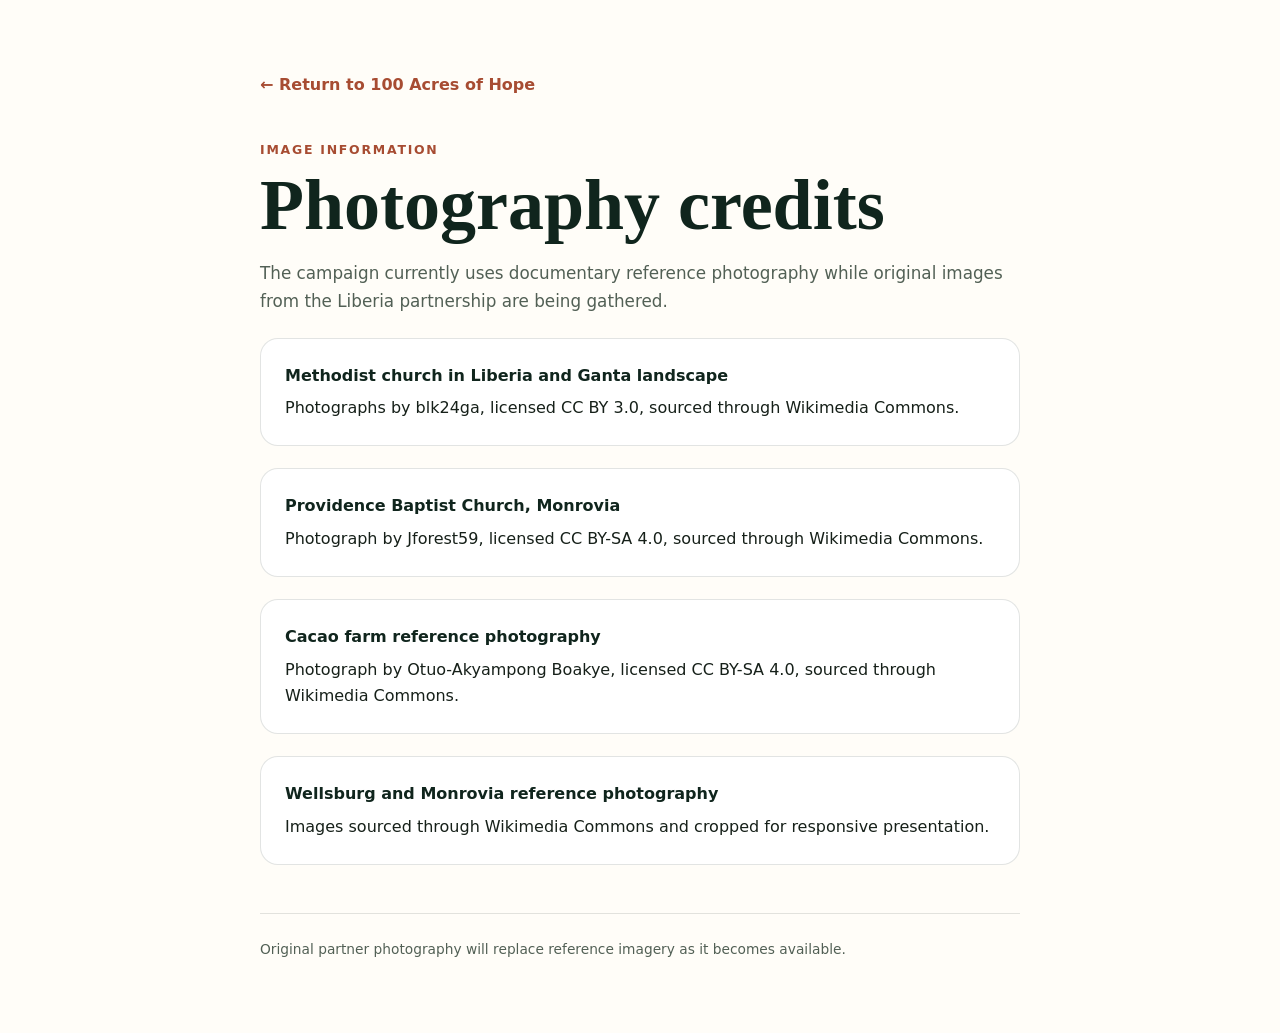
<file: credits.html>
<!DOCTYPE html>
<html lang="en">
<head>
  <meta charset="UTF-8">
  <meta name="viewport" content="width=device-width, initial-scale=1, viewport-fit=cover">
  <meta name="theme-color" content="#10251d">
  <title>Photography Credits | 100 Acres of Hope</title>
  <style>
    :root{--forest:#10251d;--paper:#fffdf8;--ink:#162019;--muted:#526055;--clay:#a74c32;--sun:#e1ad42}
    *{box-sizing:border-box}body{margin:0;background:var(--paper);color:var(--ink);font-family:system-ui,-apple-system,BlinkMacSystemFont,"Segoe UI",sans-serif;line-height:1.65}.wrap{width:min(760px,calc(100% - 36px));margin:auto;padding:72px 0}a{color:var(--clay)}.back{display:inline-flex;margin-bottom:42px;text-decoration:none;font-weight:750}.eyebrow{color:var(--clay);font-size:.78rem;font-weight:800;letter-spacing:.14em;text-transform:uppercase}h1{margin:.5rem 0 1.2rem;color:var(--forest);font-family:Georgia,serif;font-size:clamp(2.4rem,8vw,4.5rem);line-height:1}.intro{color:var(--muted);font-size:1.05rem}.credit{margin-top:22px;padding:24px;border:1px solid rgba(22,32,25,.12);border-radius:18px;background:#fff}.credit strong{display:block;margin-bottom:6px;color:var(--forest)}footer{margin-top:48px;padding-top:24px;border-top:1px solid rgba(22,32,25,.12);color:var(--muted);font-size:.86rem}
  </style>
</head>
<body>
  <main class="wrap">
    <a class="back" href="./">← Return to 100 Acres of Hope</a>
    <div class="eyebrow">Image information</div>
    <h1>Photography credits</h1>
    <p class="intro">The campaign currently uses documentary reference photography while original images from the Liberia partnership are being gathered.</p>
    <div class="credit"><strong>Methodist church in Liberia and Ganta landscape</strong>Photographs by blk24ga, licensed CC BY 3.0, sourced through Wikimedia Commons.</div>
    <div class="credit"><strong>Providence Baptist Church, Monrovia</strong>Photograph by Jforest59, licensed CC BY-SA 4.0, sourced through Wikimedia Commons.</div>
    <div class="credit"><strong>Cacao farm reference photography</strong>Photograph by Otuo-Akyampong Boakye, licensed CC BY-SA 4.0, sourced through Wikimedia Commons.</div>
    <div class="credit"><strong>Wellsburg and Monrovia reference photography</strong>Images sourced through Wikimedia Commons and cropped for responsive presentation.</div>
    <footer>Original partner photography will replace reference imagery as it becomes available.</footer>
  </main>
</body>
</html>
</file>
